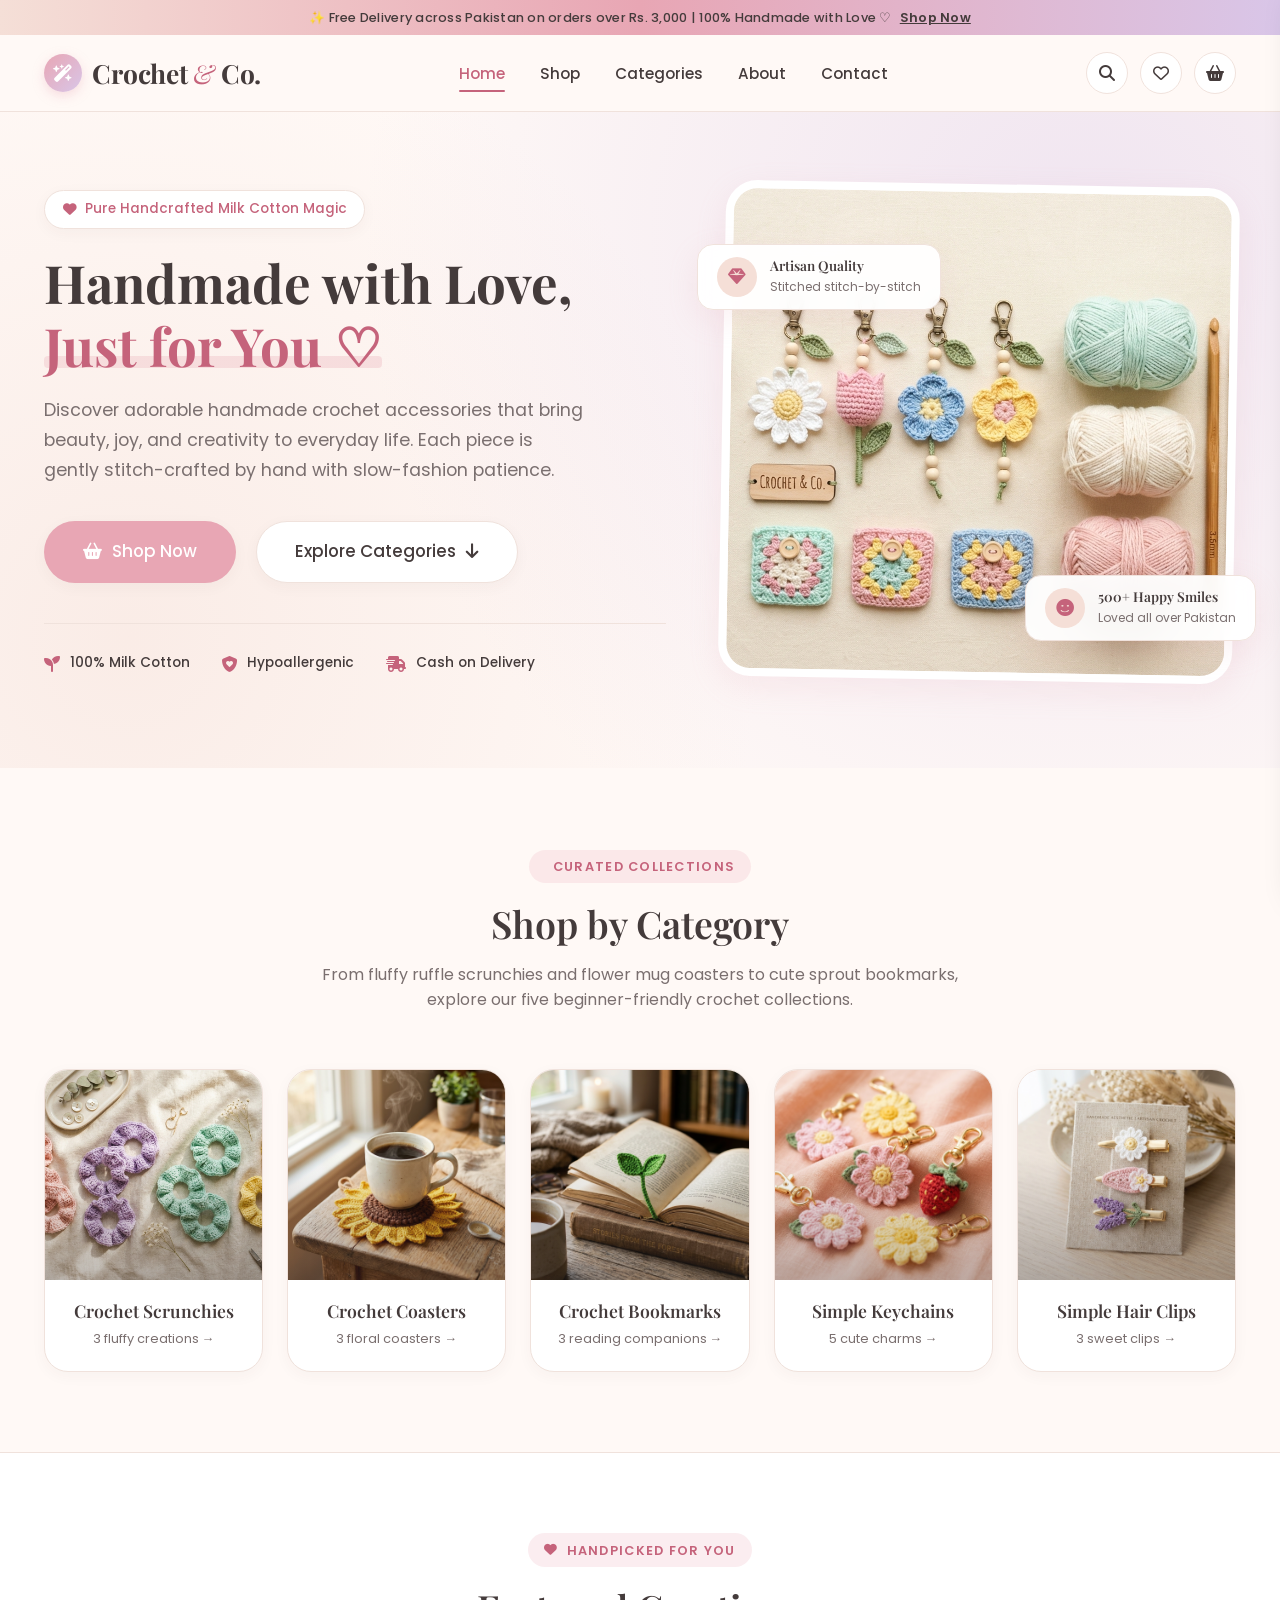
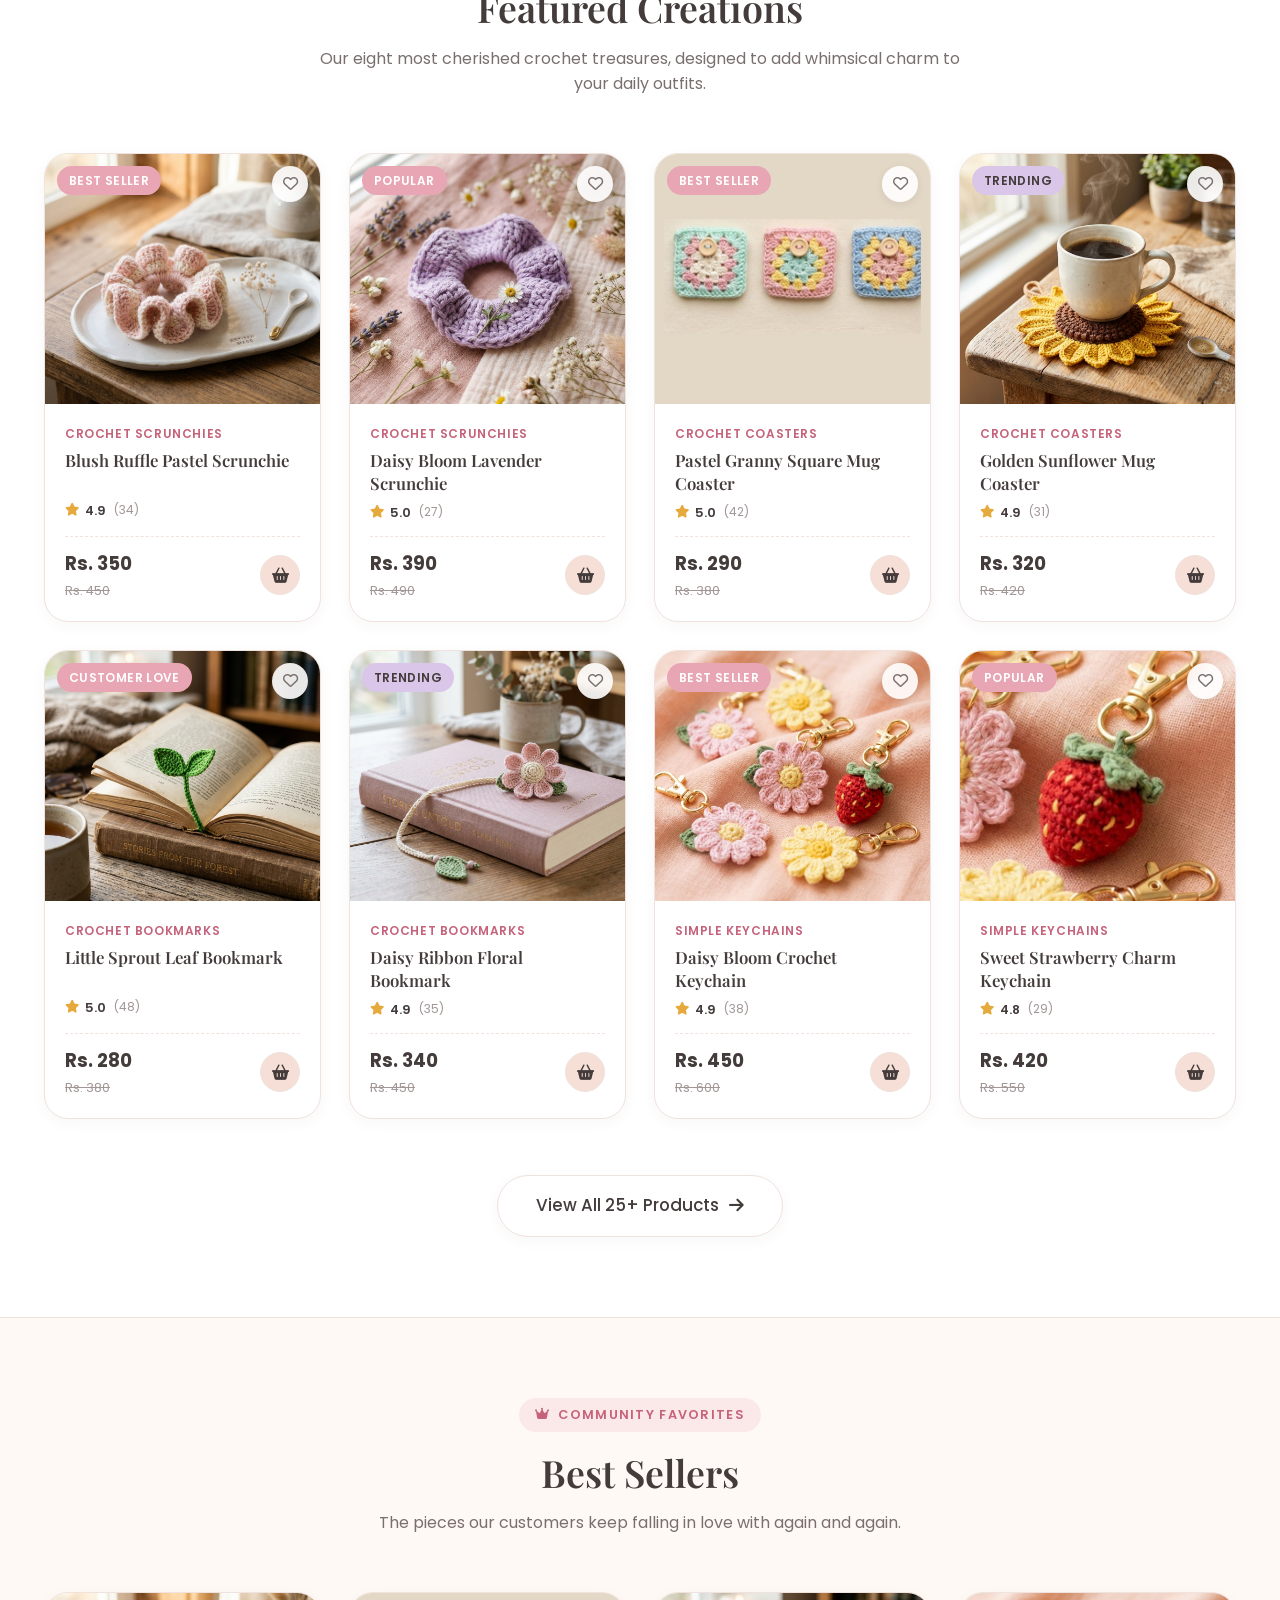
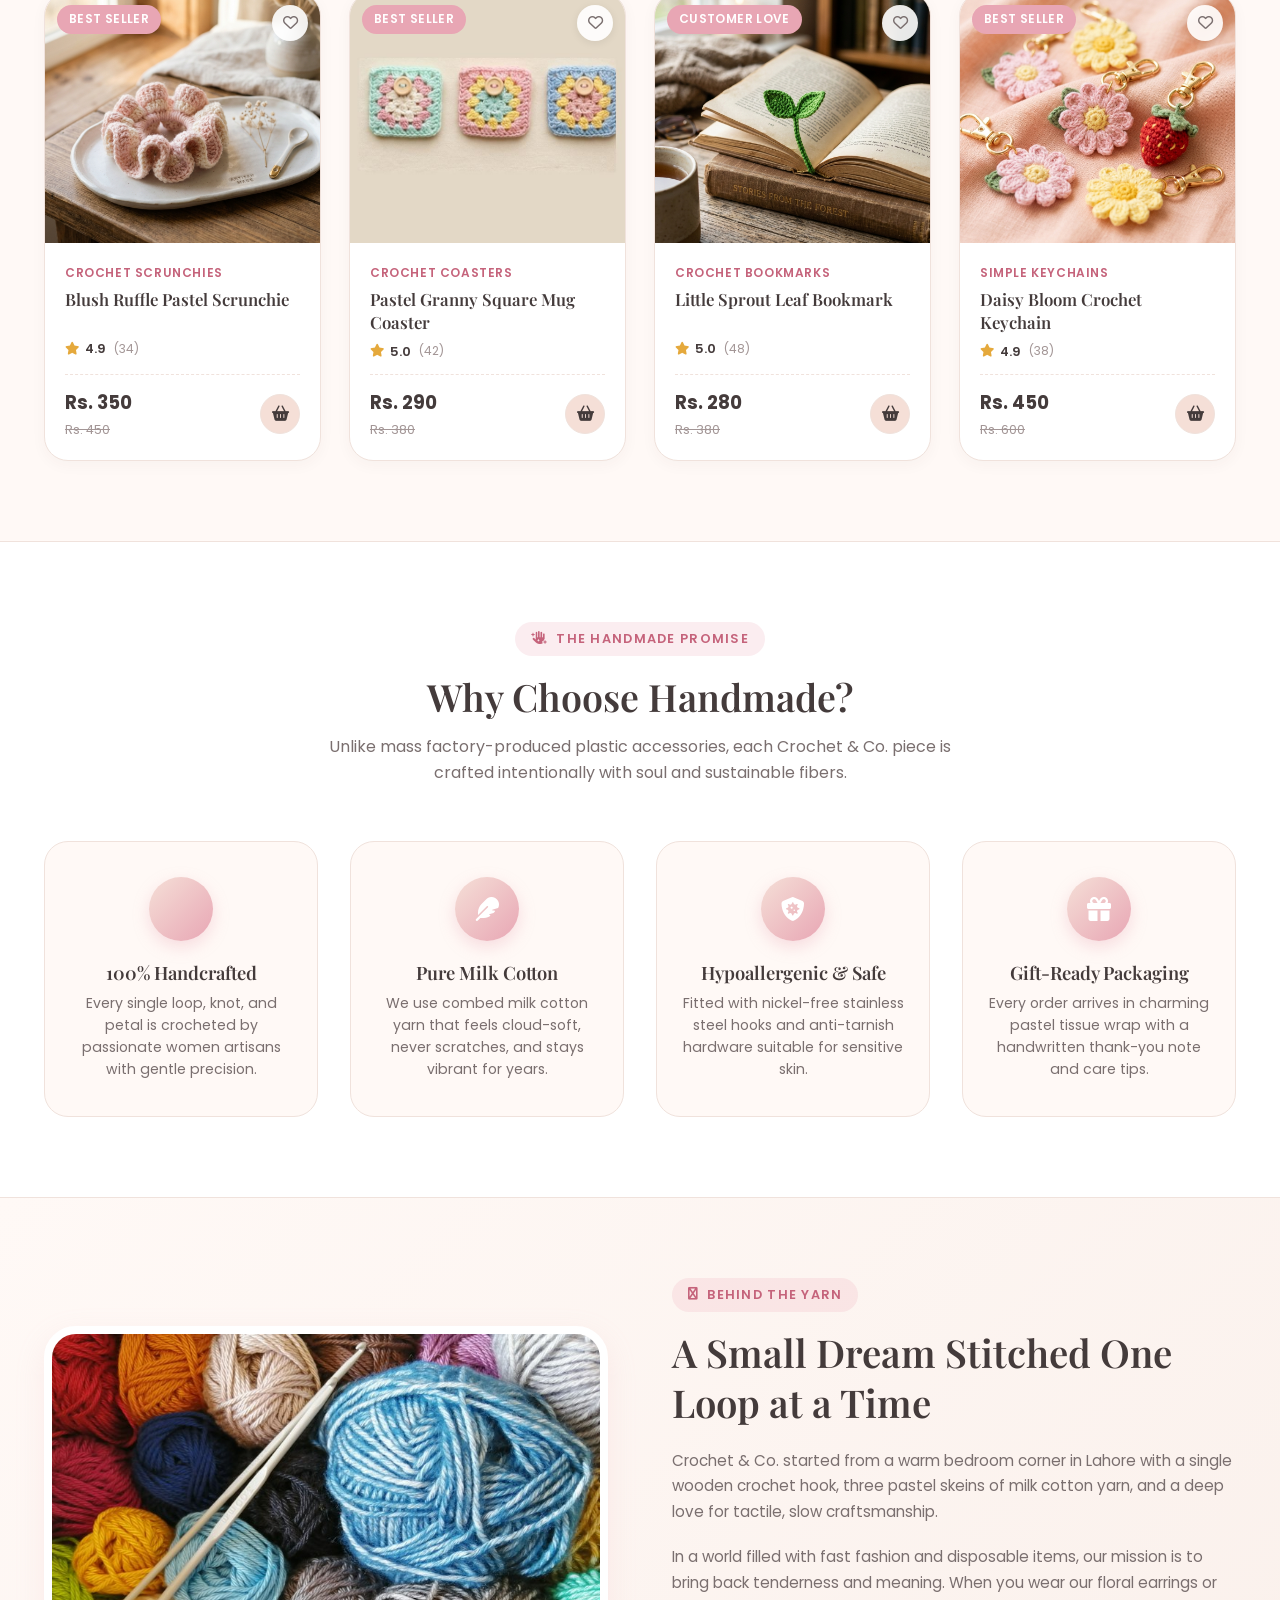
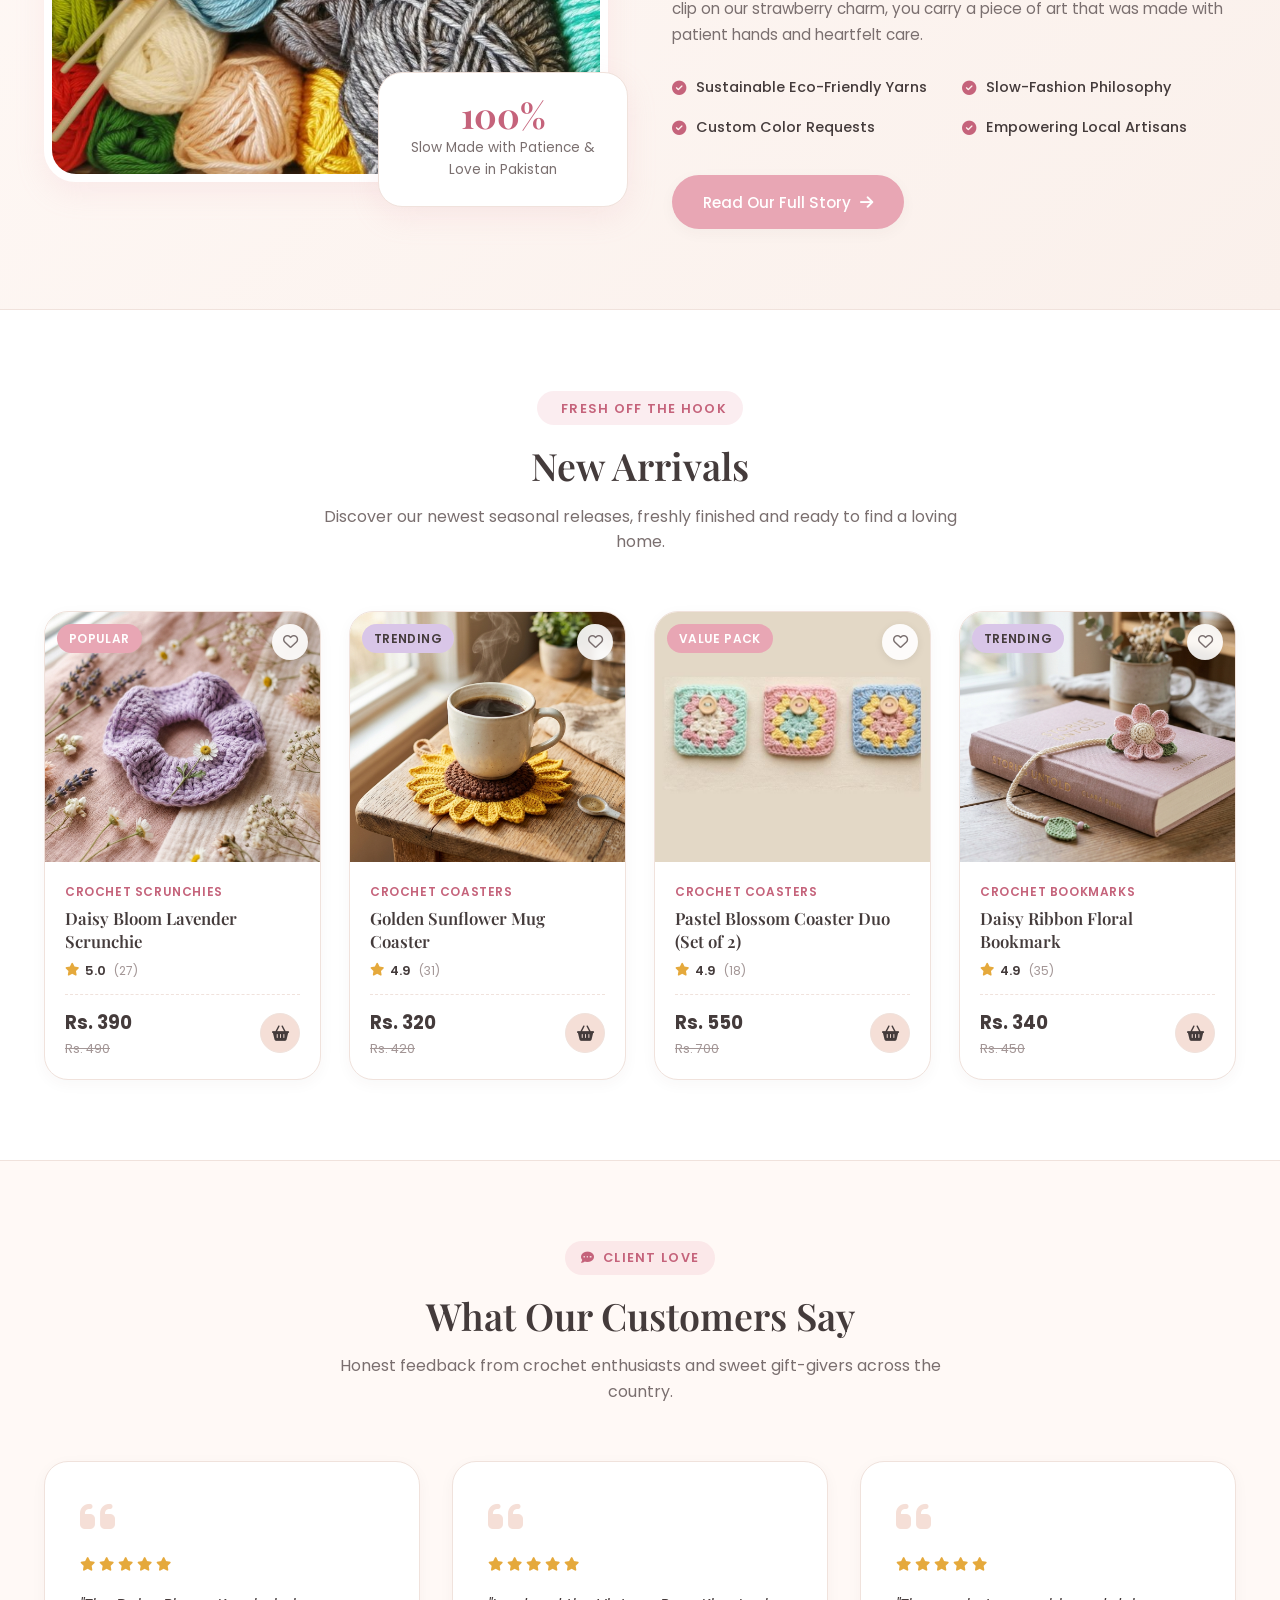
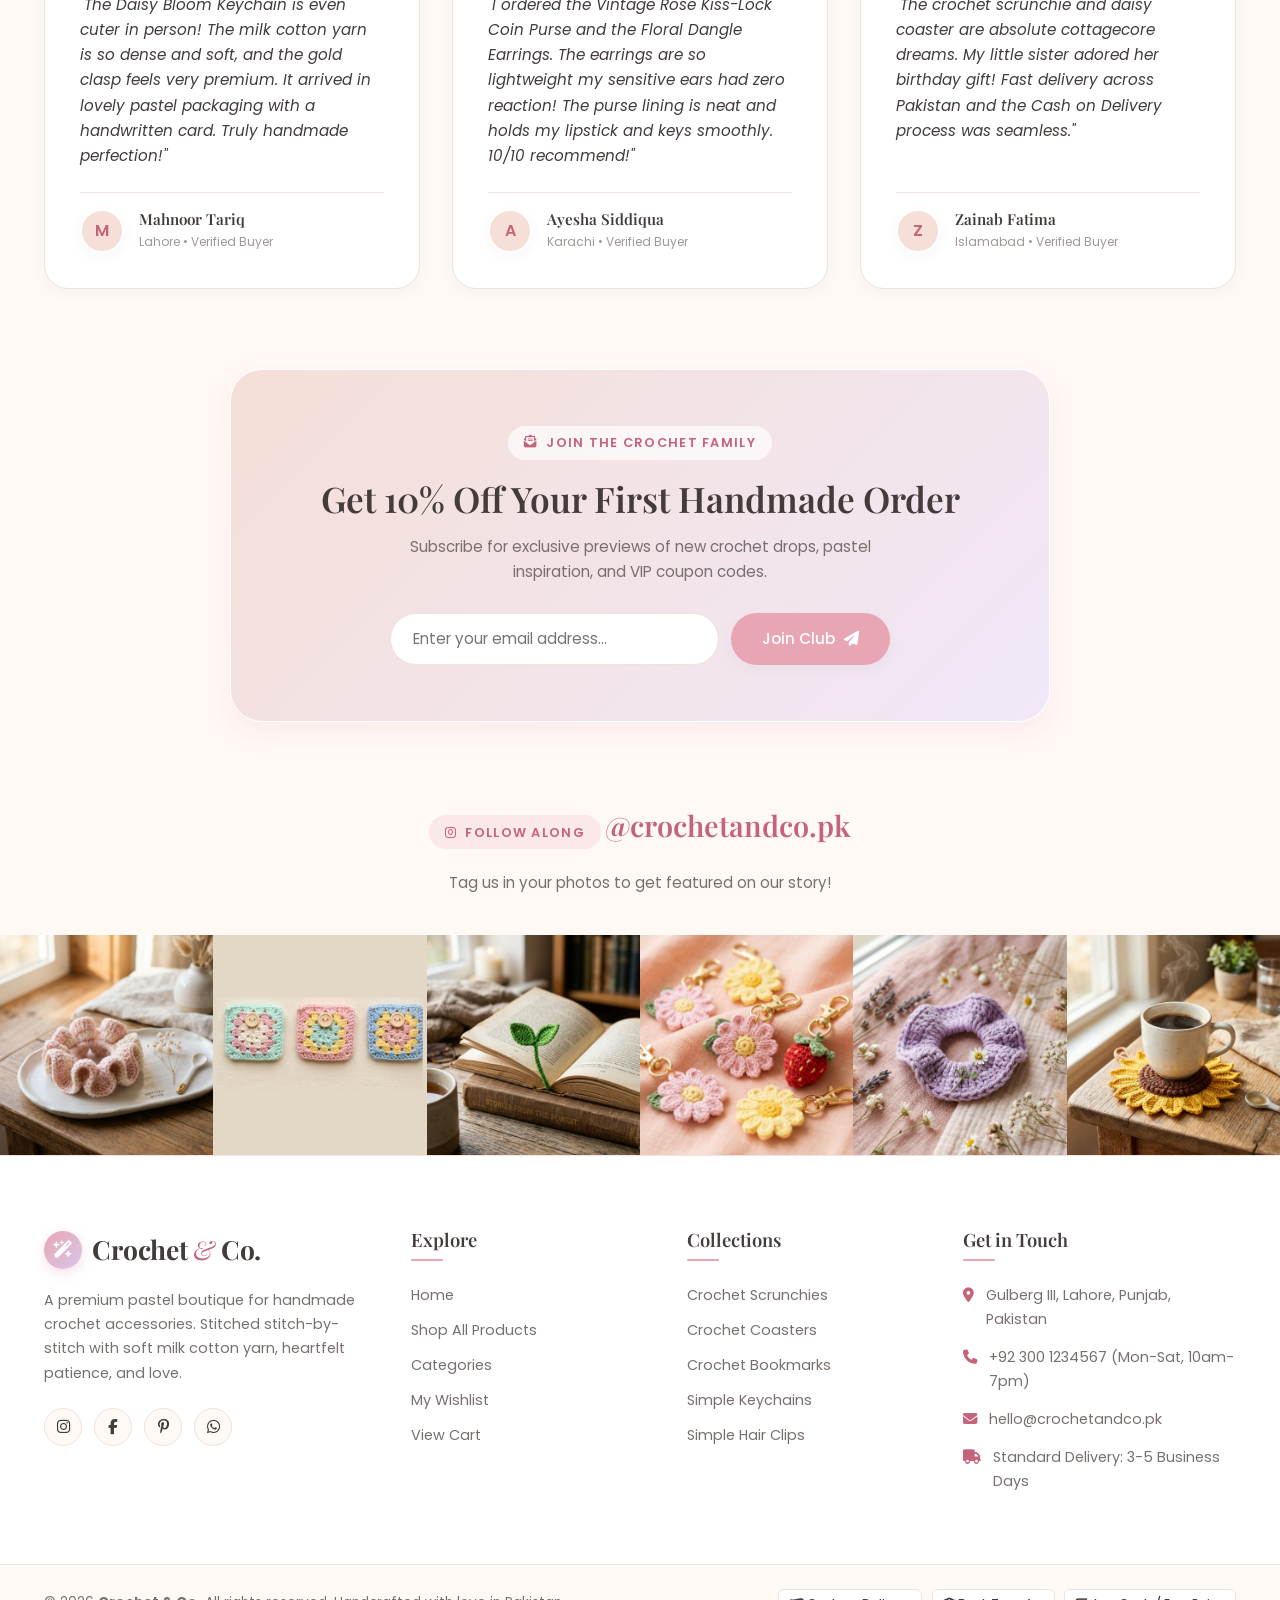
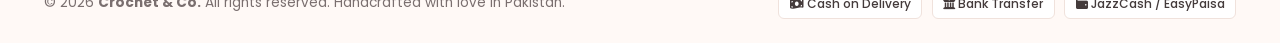
<file: index.html>
<!DOCTYPE html>
<html lang="en">
<head>
  <meta charset="UTF-8">
  <meta name="viewport" content="width=device-width, initial-scale=1.0">
  <title>Crochet & Co. | Handmade Pastel Crochet Accessories Boutique</title>
  <meta name="description" content="Discover adorable handmade crochet accessories crafted with milk cotton yarn. Keychains, earrings, mini pouches, hairbands, and hair clips in Pakistan.">
  
  <!-- Font Awesome 6 Icons -->
  <link rel="stylesheet" href="https://cdnjs.cloudflare.com/ajax/libs/font-awesome/6.5.1/css/all.min.css">
  
  <!-- Main Stylesheet -->
  <link rel="stylesheet" href="css/style.css">
</head>
<body>

  <!-- Top Announcement Bar -->
  <aside class="top-bar" aria-label="Announcement">
    ✨ Free Delivery across Pakistan on orders over Rs. 3,000 | 100% Handmade with Love ♡ <a href="shop.html">Shop Now</a>
  </aside>

  <!-- Navigation Bar -->
  <header class="site-header">
    <div class="container nav-container">
      <!-- Brand Logo -->
      <a href="index.html" class="brand-logo">
        <span class="logo-icon"><i class="fa-solid fa-wand-magic-sparkles"></i></span>
        <span>Crochet <span class="amp">&</span> Co.</span>
      </a>

      <!-- Desktop Nav Links -->
      <nav class="nav-links">
        <a href="index.html" class="nav-link active">Home</a>
        <a href="shop.html" class="nav-link">Shop</a>
        <a href="categories.html" class="nav-link">Categories</a>
        <a href="about.html" class="nav-link">About</a>
        <a href="contact.html" class="nav-link">Contact</a>
      </nav>

      <!-- Nav Action Icons -->
      <div class="nav-actions">
        <!-- Search Trigger -->
        <button type="button" class="nav-btn" onclick="openSearchModal()" title="Search Products" aria-label="Search">
          <i class="fa-solid fa-magnifying-glass"></i>
        </button>

        <!-- Wishlist Link -->
        <a href="wishlist.html" class="nav-btn" title="View Wishlist" aria-label="Wishlist">
          <i class="fa-regular fa-heart"></i>
          <span class="nav-counter wishlist-counter" style="display: none;">0</span>
        </a>

        <!-- Cart Link -->
        <a href="cart.html" class="nav-btn" title="Shopping Cart" aria-label="Cart">
          <i class="fa-solid fa-basket-shopping"></i>
          <span class="nav-counter cart-counter" style="display: none;">0</span>
        </a>

        <!-- Mobile Hamburger Toggle -->
        <button type="button" class="menu-toggle" id="mobile-menu-toggle" aria-label="Toggle mobile menu">
          <span></span>
          <span></span>
          <span></span>
        </button>
      </div>
    </div>
  </header>

  <!-- Mobile Menu Drawer & Overlay -->
  <div class="mobile-overlay" id="mobile-overlay"></div>
  <aside class="mobile-drawer" id="mobile-drawer" aria-label="Mobile Navigation">
    <div class="drawer-header">
      <a href="index.html" class="brand-logo" style="font-size: 1.35rem;">
        <span class="logo-icon" style="width: 32px; height: 32px; font-size: 0.9rem;"><i class="fa-solid fa-wand-magic-sparkles"></i></span>
        <span>Crochet <span class="amp">&</span> Co.</span>
      </a>
      <button type="button" class="drawer-close" id="drawer-close" aria-label="Close menu">
        <i class="fa-solid fa-xmark"></i>
      </button>
    </div>
    <div class="mobile-nav-links">
      <a href="index.html" class="mobile-nav-link active">Home <i class="fa-solid fa-chevron-right" style="font-size: 0.8rem;"></i></a>
      <a href="shop.html" class="mobile-nav-link">Shop Collection <i class="fa-solid fa-chevron-right" style="font-size: 0.8rem;"></i></a>
      <a href="categories.html" class="mobile-nav-link">Browse Categories <i class="fa-solid fa-chevron-right" style="font-size: 0.8rem;"></i></a>
      <a href="wishlist.html" class="mobile-nav-link">My Wishlist <i class="fa-solid fa-chevron-right" style="font-size: 0.8rem;"></i></a>
      <a href="cart.html" class="mobile-nav-link">Shopping Cart <i class="fa-solid fa-chevron-right" style="font-size: 0.8rem;"></i></a>
      <a href="about.html" class="mobile-nav-link">Our Story <i class="fa-solid fa-chevron-right" style="font-size: 0.8rem;"></i></a>
      <a href="contact.html" class="mobile-nav-link">Contact & FAQ <i class="fa-solid fa-chevron-right" style="font-size: 0.8rem;"></i></a>
    </div>
    <div class="drawer-footer">
      <p><i class="fa-solid fa-phone" style="color: var(--color-pink-dark); margin-right: 0.4rem;"></i> WhatsApp: +92 300 1234567</p>
      <p><i class="fa-solid fa-location-dot" style="color: var(--color-pink-dark); margin-right: 0.4rem;"></i> Lahore, Pakistan</p>
      <a href="shop.html" class="btn btn-primary" style="width: 100%; margin-top: 0.5rem;">Explore Shop</a>
    </div>
  </aside>

  <!-- Hero Section -->
  <section class="hero-section">
    <div class="container">
      <div class="hero-grid">
        <!-- Hero Text -->
        <div class="hero-content">
          <div class="hero-badge">
            <i class="fa-solid fa-heart" style="color: var(--color-pink-dark);"></i>
            <span>Pure Handcrafted Milk Cotton Magic</span>
          </div>
          <h1 class="hero-title">
            Handmade with Love, <br>
            <span class="highlight">Just for You ♡</span>
          </h1>
          <p class="hero-desc">
            Discover adorable handmade crochet accessories that bring beauty, joy, and creativity to everyday life. Each piece is gently stitch-crafted by hand with slow-fashion patience.
          </p>
          <div class="hero-actions">
            <a href="shop.html" class="btn btn-primary btn-lg">
              <i class="fa-solid fa-basket-shopping"></i> Shop Now
            </a>
            <a href="#categories" class="btn btn-secondary btn-lg">
              Explore Categories <i class="fa-solid fa-arrow-down"></i>
            </a>
          </div>
          <!-- Trust Indicators -->
          <div class="hero-trust-bar">
            <div class="trust-item">
              <i class="fa-solid fa-seedling"></i>
              <span>100% Milk Cotton</span>
            </div>
            <div class="trust-item">
              <i class="fa-solid fa-shield-heart"></i>
              <span>Hypoallergenic</span>
            </div>
            <div class="trust-item">
              <i class="fa-solid fa-truck-fast"></i>
              <span>Cash on Delivery</span>
            </div>
          </div>
        </div>

        <!-- Hero Media Image Card -->
        <div class="hero-media-wrapper">
          <div class="hero-image-card">
            <img src="images/hero/hero-banner.jpg" alt="Crochet and Co. Handmade Collection Flatlay">
          </div>

          <!-- Floating Badges -->
          <div class="floating-badge badge-top">
            <div class="badge-icon"><i class="fa-solid fa-gem"></i></div>
            <div class="badge-text">
              <h5>Artisan Quality</h5>
              <p>Stitched stitch-by-stitch</p>
            </div>
          </div>

          <div class="floating-badge badge-bottom">
            <div class="badge-icon"><i class="fa-solid fa-face-smile"></i></div>
            <div class="badge-text">
              <h5>500+ Happy Smiles</h5>
              <p>Loved all over Pakistan</p>
            </div>
          </div>
        </div>
      </div>
    </div>
  </section>

  <!-- Categories Section -->
  <section class="section-padding" id="categories">
    <div class="container">
      <div class="section-header">
        <span class="section-tag"><i class="fa-solid fa-sparkles"></i> Curated Collections</span>
        <h2 class="section-title">Shop by Category</h2>
        <p class="section-desc">
          From fluffy ruffle scrunchies and flower mug coasters to cute sprout bookmarks, explore our five beginner-friendly crochet collections.
        </p>
      </div>

      <div class="categories-grid" id="home-categories-grid">
        <!-- Category 1: Scrunchies -->
        <a href="shop.html?category=scrunchies" class="category-card">
          <div class="category-thumb">
            <img src="images/categories/category-scrunchies.jpg" alt="Crochet Scrunchies">
            <div class="category-overlay"></div>
          </div>
          <div class="category-info">
            <h3 class="category-title">Crochet Scrunchies</h3>
            <span class="category-count">3 fluffy creations →</span>
          </div>
        </a>

        <!-- Category 2: Coasters -->
        <a href="shop.html?category=coasters" class="category-card">
          <div class="category-thumb">
            <img src="images/categories/category-coasters.jpg" alt="Crochet Coasters">
            <div class="category-overlay"></div>
          </div>
          <div class="category-info">
            <h3 class="category-title">Crochet Coasters</h3>
            <span class="category-count">3 floral coasters →</span>
          </div>
        </a>

        <!-- Category 3: Bookmarks -->
        <a href="shop.html?category=bookmarks" class="category-card">
          <div class="category-thumb">
            <img src="images/categories/category-bookmarks.jpg" alt="Crochet Bookmarks">
            <div class="category-overlay"></div>
          </div>
          <div class="category-info">
            <h3 class="category-title">Crochet Bookmarks</h3>
            <span class="category-count">3 reading companions →</span>
          </div>
        </a>

        <!-- Category 4: Keychains -->
        <a href="shop.html?category=keychains" class="category-card">
          <div class="category-thumb">
            <img src="images/categories/category-keychains.jpg" alt="Simple Keychains">
            <div class="category-overlay"></div>
          </div>
          <div class="category-info">
            <h3 class="category-title">Simple Keychains</h3>
            <span class="category-count">5 cute charms →</span>
          </div>
        </a>

        <!-- Category 5: Hair Clips -->
        <a href="shop.html?category=hair-clips" class="category-card">
          <div class="category-thumb">
            <img src="images/categories/category-hairclips.jpg" alt="Simple Hair Clips">
            <div class="category-overlay"></div>
          </div>
          <div class="category-info">
            <h3 class="category-title">Simple Hair Clips</h3>
            <span class="category-count">3 sweet clips →</span>
          </div>
        </a>
      </div>
    </div>
  </section>

  <!-- Featured Products Section -->
  <section class="section-padding" style="background-color: #FFFFFF; border-top: 1px solid var(--color-border); border-bottom: 1px solid var(--color-border);">
    <div class="container">
      <div class="section-header">
        <span class="section-tag"><i class="fa-solid fa-heart"></i> Handpicked for You</span>
        <h2 class="section-title">Featured Creations</h2>
        <p class="section-desc">
          Our eight most cherished crochet treasures, designed to add whimsical charm to your daily outfits.
        </p>
      </div>

      <div class="products-grid" id="featured-products-container">
        <!-- Rendered via JavaScript from products.js -->
      </div>

      <div class="text-center" style="margin-top: 3.5rem;">
        <a href="shop.html" class="btn btn-secondary btn-lg">
          View All 25+ Products <i class="fa-solid fa-arrow-right"></i>
        </a>
      </div>
    </div>
  </section>

  <!-- Best Sellers Carousel / Grid -->
  <section class="section-padding">
    <div class="container">
      <div class="section-header">
        <span class="section-tag"><i class="fa-solid fa-crown"></i> Community Favorites</span>
        <h2 class="section-title">Best Sellers</h2>
        <p class="section-desc">
          The pieces our customers keep falling in love with again and again.
        </p>
      </div>

      <div class="products-grid" id="best-sellers-container">
        <!-- Rendered dynamically -->
      </div>
    </div>
  </section>

  <!-- Why Choose Handmade? Section -->
  <section class="section-padding features-section">
    <div class="container">
      <div class="section-header">
        <span class="section-tag"><i class="fa-solid fa-hand-sparkles"></i> The Handmade Promise</span>
        <h2 class="section-title">Why Choose Handmade?</h2>
        <p class="section-desc">
          Unlike mass factory-produced plastic accessories, each Crochet & Co. piece is crafted intentionally with soul and sustainable fibers.
        </p>
      </div>

      <div class="features-grid">
        <div class="feature-box">
          <div class="feature-icon-wrapper">
            <i class="fa-solid fa-hands-holding-heart"></i>
          </div>
          <h4>100% Handcrafted</h4>
          <p>Every single loop, knot, and petal is crocheted by passionate women artisans with gentle precision.</p>
        </div>

        <div class="feature-box">
          <div class="feature-icon-wrapper">
            <i class="fa-solid fa-feather"></i>
          </div>
          <h4>Pure Milk Cotton</h4>
          <p>We use combed milk cotton yarn that feels cloud-soft, never scratches, and stays vibrant for years.</p>
        </div>

        <div class="feature-box">
          <div class="feature-icon-wrapper">
            <i class="fa-solid fa-shield-virus"></i>
          </div>
          <h4>Hypoallergenic & Safe</h4>
          <p>Fitted with nickel-free stainless steel hooks and anti-tarnish hardware suitable for sensitive skin.</p>
        </div>

        <div class="feature-box">
          <div class="feature-icon-wrapper">
            <i class="fa-solid fa-gift"></i>
          </div>
          <h4>Gift-Ready Packaging</h4>
          <p>Every order arrives in charming pastel tissue wrap with a handwritten thank-you note and care tips.</p>
        </div>
      </div>
    </div>
  </section>

  <!-- Our Story Teaser Section -->
  <section class="section-padding story-section">
    <div class="container">
      <div class="story-grid">
        <div class="story-images">
          <div class="story-img-main">
            <img src="images/product-images/about-story.jpg" alt="Artisan crocheting with pastel yarn">
          </div>
          <div class="story-card-overlay">
            <div class="stat-number">100%</div>
            <div class="stat-label">Slow Made with Patience & Love in Pakistan</div>
          </div>
        </div>

        <div class="story-content">
          <span class="section-tag"><i class="fa-solid fa-yarn"></i> Behind The Yarn</span>
          <h2>A Small Dream Stitched One Loop at a Time</h2>
          <p>
            Crochet & Co. started from a warm bedroom corner in Lahore with a single wooden crochet hook, three pastel skeins of milk cotton yarn, and a deep love for tactile, slow craftsmanship.
          </p>
          <p>
            In a world filled with fast fashion and disposable items, our mission is to bring back tenderness and meaning. When you wear our floral earrings or clip on our strawberry charm, you carry a piece of art that was made with patient hands and heartfelt care.
          </p>

          <div class="story-perks">
            <div class="story-perk-item"><i class="fa-solid fa-check-circle"></i> Sustainable Eco-Friendly Yarns</div>
            <div class="story-perk-item"><i class="fa-solid fa-check-circle"></i> Slow-Fashion Philosophy</div>
            <div class="story-perk-item"><i class="fa-solid fa-check-circle"></i> Custom Color Requests</div>
            <div class="story-perk-item"><i class="fa-solid fa-check-circle"></i> Empowering Local Artisans</div>
          </div>

          <a href="about.html" class="btn btn-primary">
            Read Our Full Story <i class="fa-solid fa-arrow-right"></i>
          </a>
        </div>
      </div>
    </div>
  </section>

  <!-- New Arrivals Grid -->
  <section class="section-padding" style="background-color: #FFFFFF; border-top: 1px solid var(--color-border); border-bottom: 1px solid var(--color-border);">
    <div class="container">
      <div class="section-header">
        <span class="section-tag"><i class="fa-solid fa-sparkles"></i> Fresh Off the Hook</span>
        <h2 class="section-title">New Arrivals</h2>
        <p class="section-desc">
          Discover our newest seasonal releases, freshly finished and ready to find a loving home.
        </p>
      </div>

      <div class="products-grid" id="new-arrivals-container">
        <!-- Rendered dynamically -->
      </div>
    </div>
  </section>

  <!-- Customer Reviews Section -->
  <section class="section-padding">
    <div class="container">
      <div class="section-header">
        <span class="section-tag"><i class="fa-solid fa-comment-dots"></i> Client Love</span>
        <h2 class="section-title">What Our Customers Say</h2>
        <p class="section-desc">
          Honest feedback from crochet enthusiasts and sweet gift-givers across the country.
        </p>
      </div>

      <div class="reviews-grid">
        <div class="review-card">
          <div class="review-quote-icon"><i class="fa-solid fa-quote-left"></i></div>
          <div class="review-stars">
            <i class="fa-solid fa-star"></i>
            <i class="fa-solid fa-star"></i>
            <i class="fa-solid fa-star"></i>
            <i class="fa-solid fa-star"></i>
            <i class="fa-solid fa-star"></i>
          </div>
          <p class="review-text">
            "The Daisy Bloom Keychain is even cuter in person! The milk cotton yarn is so dense and soft, and the gold clasp feels very premium. It arrived in lovely pastel packaging with a handwritten card. Truly handmade perfection!"
          </p>
          <div class="reviewer-meta">
            <div class="reviewer-avatar">M</div>
            <div class="reviewer-info">
              <h5>Mahnoor Tariq</h5>
              <p>Lahore • Verified Buyer</p>
            </div>
          </div>
        </div>

        <div class="review-card">
          <div class="review-quote-icon"><i class="fa-solid fa-quote-left"></i></div>
          <div class="review-stars">
            <i class="fa-solid fa-star"></i>
            <i class="fa-solid fa-star"></i>
            <i class="fa-solid fa-star"></i>
            <i class="fa-solid fa-star"></i>
            <i class="fa-solid fa-star"></i>
          </div>
          <p class="review-text">
            "I ordered the Vintage Rose Kiss-Lock Coin Purse and the Floral Dangle Earrings. The earrings are so lightweight my sensitive ears had zero reaction! The purse lining is neat and holds my lipstick and keys smoothly. 10/10 recommend!"
          </p>
          <div class="reviewer-meta">
            <div class="reviewer-avatar">A</div>
            <div class="reviewer-info">
              <h5>Ayesha Siddiqua</h5>
              <p>Karachi • Verified Buyer</p>
            </div>
          </div>
        </div>

        <div class="review-card">
          <div class="review-quote-icon"><i class="fa-solid fa-quote-left"></i></div>
          <div class="review-stars">
            <i class="fa-solid fa-star"></i>
            <i class="fa-solid fa-star"></i>
            <i class="fa-solid fa-star"></i>
            <i class="fa-solid fa-star"></i>
            <i class="fa-solid fa-star"></i>
          </div>
          <p class="review-text">
            "The crochet scrunchie and daisy coaster are absolute cottagecore dreams. My little sister adored her birthday gift! Fast delivery across Pakistan and the Cash on Delivery process was seamless."
          </p>
          <div class="reviewer-meta">
            <div class="reviewer-avatar">Z</div>
            <div class="reviewer-info">
              <h5>Zainab Fatima</h5>
              <p>Islamabad • Verified Buyer</p>
            </div>
          </div>
        </div>
      </div>
    </div>
  </section>

  <!-- Newsletter Section -->
  <section class="section-padding" style="padding-top: 0;">
    <div class="container">
      <div class="newsletter-card">
        <span class="section-tag" style="background: rgba(255, 255, 255, 0.7);"><i class="fa-solid fa-envelope-open-text"></i> Join the Crochet Family</span>
        <h3>Get 10% Off Your First Handmade Order</h3>
        <p>Subscribe for exclusive previews of new crochet drops, pastel inspiration, and VIP coupon codes.</p>
        
        <form class="newsletter-form" id="newsletter-form">
          <input type="email" class="newsletter-input" placeholder="Enter your email address..." required aria-label="Email address">
          <button type="submit" class="btn btn-primary">
            Join Club <i class="fa-solid fa-paper-plane"></i>
          </button>
        </form>
      </div>
    </div>
  </section>

  <!-- Instagram Photo Gallery -->
  <section class="instagram-section">
    <div class="container">
      <div class="instagram-banner">
        <span class="section-tag"><i class="fa-brands fa-instagram"></i> Follow Along</span>
        <div class="handle">@crochetandco.pk</div>
        <p style="color: var(--color-text-muted); font-size: 0.95rem; margin-top: 0.3rem;">Tag us in your photos to get featured on our story!</p>
      </div>
    </div>

    <div class="instagram-grid">
      <div class="instagram-item">
        <img src="images/product-images/scrunchie-pastel-ruffle.jpg" alt="Pastel Ruffle Crochet Scrunchie">
        <div class="instagram-overlay"><i class="fa-solid fa-heart"></i></div>
      </div>
      <div class="instagram-item">
        <img src="images/product-images/coaster-granny-square.jpg" alt="Pastel Granny Square Coaster">
        <div class="instagram-overlay"><i class="fa-solid fa-heart"></i></div>
      </div>
      <div class="instagram-item">
        <img src="images/product-images/bookmark-little-sprout.jpg" alt="Little Sprout Leaf Bookmark">
        <div class="instagram-overlay"><i class="fa-solid fa-heart"></i></div>
      </div>
      <div class="instagram-item">
        <img src="images/product-images/keychain-daisy.jpg" alt="Daisy Bloom Keychain">
        <div class="instagram-overlay"><i class="fa-solid fa-heart"></i></div>
      </div>
      <div class="instagram-item">
        <img src="images/product-images/scrunchie-daisy-flower.jpg" alt="Lavender Daisy Scrunchie">
        <div class="instagram-overlay"><i class="fa-solid fa-heart"></i></div>
      </div>
      <div class="instagram-item">
        <img src="images/product-images/coaster-sunflower-mug.jpg" alt="Sunflower Mug Coaster">
        <div class="instagram-overlay"><i class="fa-solid fa-heart"></i></div>
      </div>
    </div>
  </section>

  <!-- Elegant Footer -->
  <footer class="site-footer">
    <div class="container">
      <div class="footer-grid">
        <!-- Col 1: Brand & Bio -->
        <div class="footer-col">
          <a href="index.html" class="brand-logo" style="margin-bottom: 1rem;">
            <span class="logo-icon"><i class="fa-solid fa-wand-magic-sparkles"></i></span>
            <span>Crochet <span class="amp">&</span> Co.</span>
          </a>
          <p class="footer-bio">
            A premium pastel boutique for handmade crochet accessories. Stitched stitch-by-stitch with soft milk cotton yarn, heartfelt patience, and love.
          </p>
          <div class="social-links">
            <a href="https://instagram.com" target="_blank" class="social-btn" aria-label="Instagram"><i class="fa-brands fa-instagram"></i></a>
            <a href="https://facebook.com" target="_blank" class="social-btn" aria-label="Facebook"><i class="fa-brands fa-facebook-f"></i></a>
            <a href="https://pinterest.com" target="_blank" class="social-btn" aria-label="Pinterest"><i class="fa-brands fa-pinterest-p"></i></a>
            <a href="https://wa.me/923001234567" target="_blank" class="social-btn" aria-label="WhatsApp"><i class="fa-brands fa-whatsapp"></i></a>
          </div>
        </div>

        <!-- Col 2: Quick Links -->
        <div class="footer-col">
          <h4>Explore</h4>
          <div class="footer-links">
            <a href="index.html">Home</a>
            <a href="shop.html">Shop All Products</a>
            <a href="categories.html">Categories</a>
            <a href="wishlist.html">My Wishlist</a>
            <a href="cart.html">View Cart</a>
          </div>
        </div>

        <!-- Col 3: Categories -->
        <div class="footer-col">
          <h4>Collections</h4>
          <div class="footer-links">
            <a href="shop.html?category=scrunchies">Crochet Scrunchies</a>
            <a href="shop.html?category=coasters">Crochet Coasters</a>
            <a href="shop.html?category=bookmarks">Crochet Bookmarks</a>
            <a href="shop.html?category=keychains">Simple Keychains</a>
            <a href="shop.html?category=hair-clips">Simple Hair Clips</a>
          </div>
        </div>

        <!-- Col 4: Customer Care & Info -->
        <div class="footer-col">
          <h4>Get in Touch</h4>
          <div class="footer-contact-item">
            <i class="fa-solid fa-location-dot"></i>
            <span>Gulberg III, Lahore, Punjab, Pakistan</span>
          </div>
          <div class="footer-contact-item">
            <i class="fa-solid fa-phone"></i>
            <span>+92 300 1234567 (Mon-Sat, 10am-7pm)</span>
          </div>
          <div class="footer-contact-item">
            <i class="fa-solid fa-envelope"></i>
            <span>hello@crochetandco.pk</span>
          </div>
          <div class="footer-contact-item">
            <i class="fa-solid fa-truck"></i>
            <span>Standard Delivery: 3-5 Business Days</span>
          </div>
        </div>
      </div>
    </div>

    <!-- Bottom Bar -->
    <div class="footer-bottom">
      <div class="container footer-bottom-inner">
        <div>
          © 2026 <strong>Crochet & Co.</strong> All rights reserved. Handcrafted with love in Pakistan.
        </div>
        <div class="payment-badges">
          <span class="payment-tag"><i class="fa-solid fa-money-bill-wave"></i> Cash on Delivery</span>
          <span class="payment-tag"><i class="fa-solid fa-building-columns"></i> Bank Transfer</span>
          <span class="payment-tag"><i class="fa-solid fa-wallet"></i> JazzCash / EasyPaisa</span>
        </div>
      </div>
    </div>
  </footer>

  <!-- Scripts -->
  <script src="js/products.js"></script>
  <script src="js/cart.js"></script>
  <script src="js/main.js"></script>
  <script>
    // Homepage Dynamic Populators
    document.addEventListener('DOMContentLoaded', () => {
      // 1. Featured Products (first 8 featured)
      const featuredContainer = document.getElementById('featured-products-container');
      if (featuredContainer) {
        const featured = PRODUCTS.filter(p => p.isFeatured).slice(0, 8);
        featuredContainer.innerHTML = featured.map(createProductCardHTML).join('');
      }

      // 2. Best Sellers (4 top rated / best seller items)
      const bestSellersContainer = document.getElementById('best-sellers-container');
      if (bestSellersContainer) {
        const bestSellers = PRODUCTS.filter(p => p.isBestSeller).slice(0, 4);
        bestSellersContainer.innerHTML = bestSellers.map(createProductCardHTML).join('');
      }

      // 3. New Arrivals (4 fresh items)
      const newArrivalsContainer = document.getElementById('new-arrivals-container');
      if (newArrivalsContainer) {
        const newArrivals = PRODUCTS.filter(p => p.isNewArrival).slice(0, 4);
        newArrivalsContainer.innerHTML = newArrivals.map(createProductCardHTML).join('');
      }

      // Re-trigger scroll observer for dynamically loaded cards
      if (typeof initScrollObserver === 'function') {
        initScrollObserver();
      }
    });
  </script>
</body>
</html>
</file>
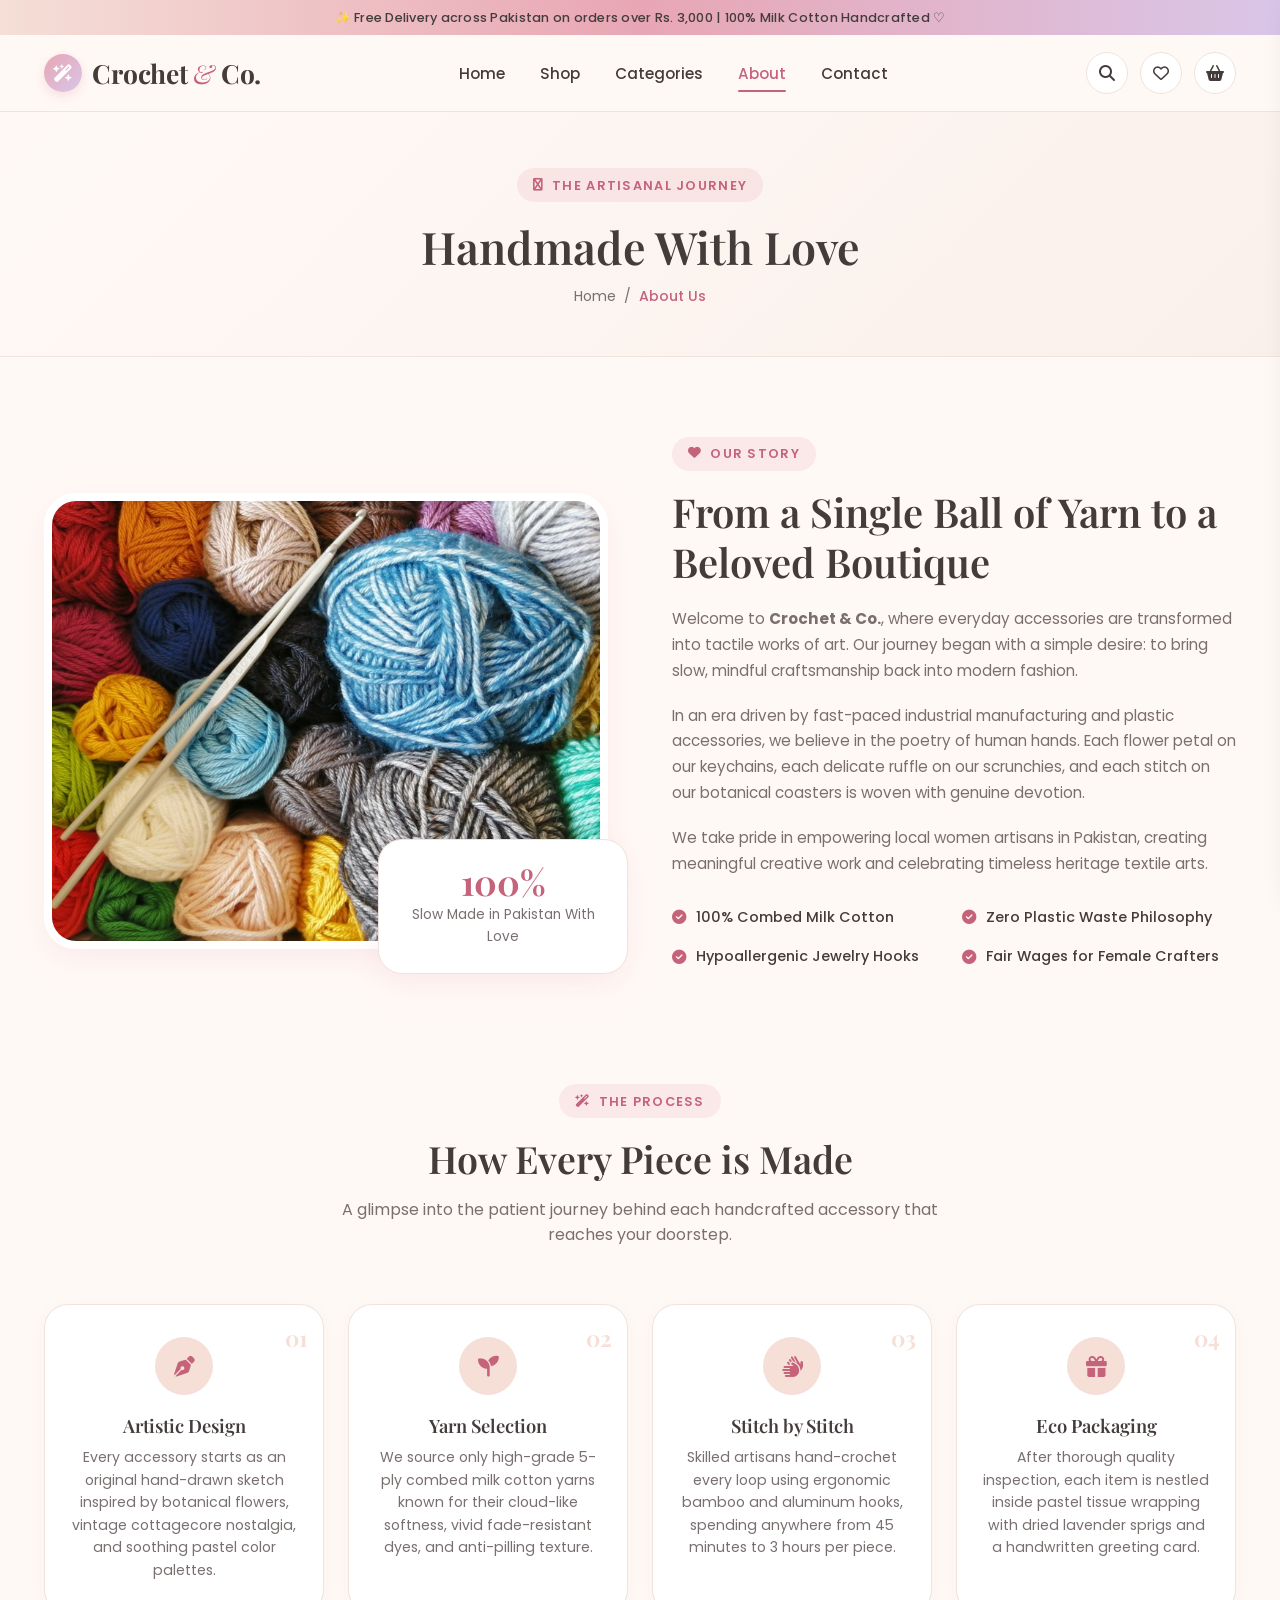
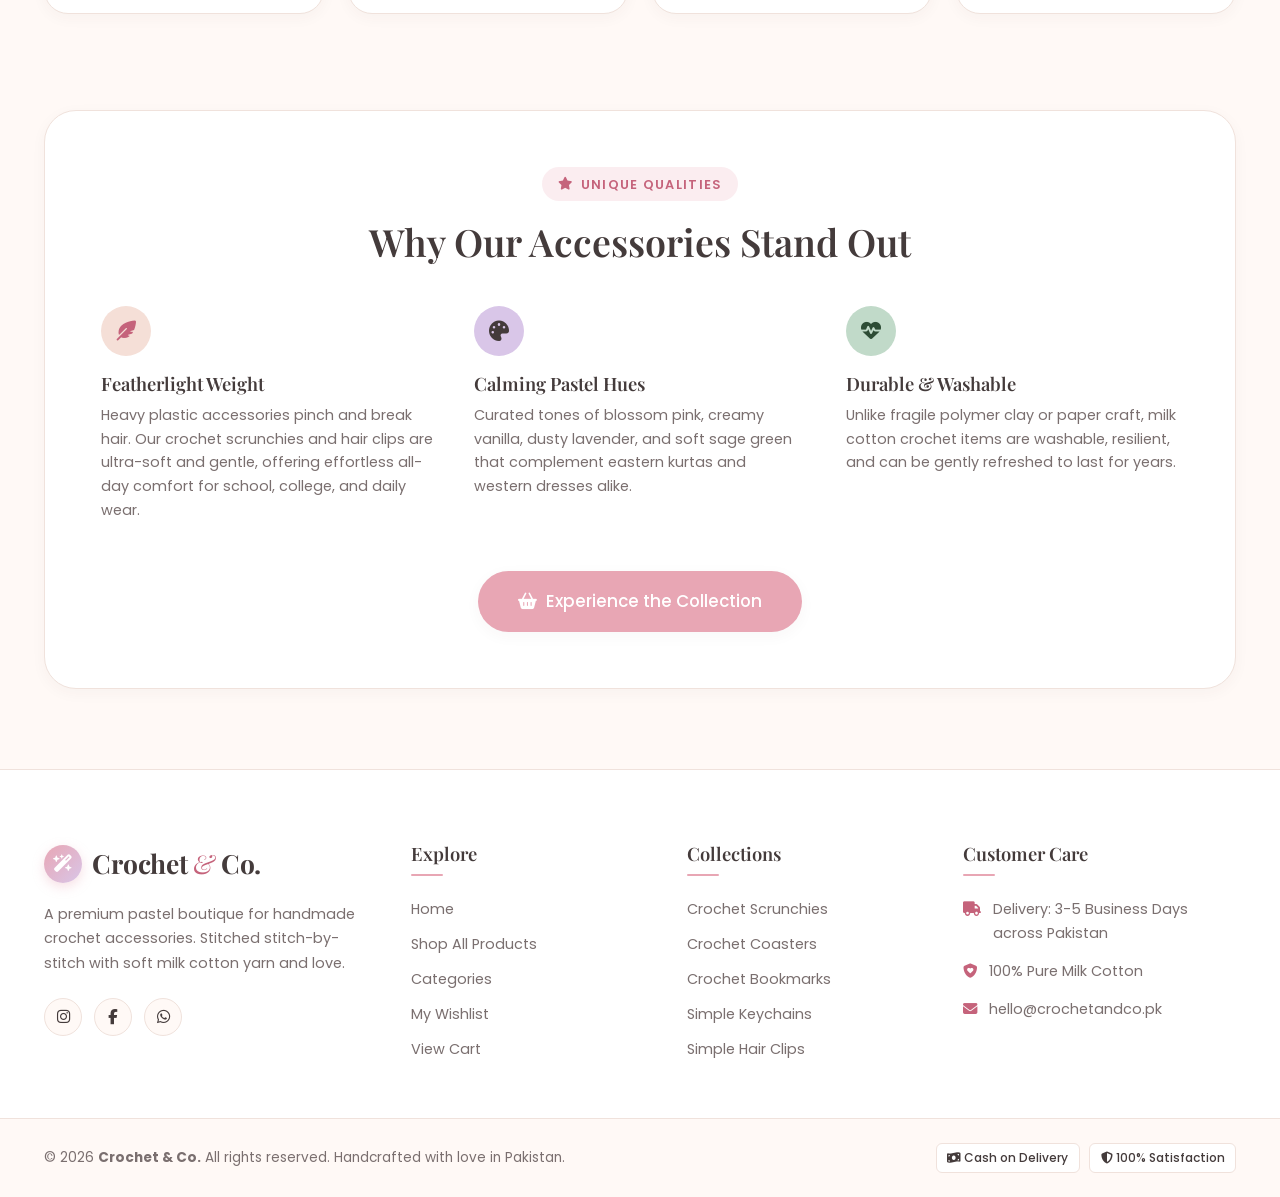
<file: about.html>
<!DOCTYPE html>
<html lang="en">
<head>
  <meta charset="UTF-8">
  <meta name="viewport" content="width=device-width, initial-scale=1.0">
  <title>Our Story & Craftsmanship | Crochet & Co. Handmade Boutique</title>
  <meta name="description" content="Learn about Crochet & Co. - our story, our passion for slow handmade crochet accessories, and our commitment to milk cotton craft in Pakistan.">
  
  <link rel="stylesheet" href="https://cdnjs.cloudflare.com/ajax/libs/font-awesome/6.5.1/css/all.min.css">
  <link rel="stylesheet" href="css/style.css">
</head>
<body>

  <!-- Top Announcement Bar -->
  <aside class="top-bar" aria-label="Announcement">
    ✨ Free Delivery across Pakistan on orders over Rs. 3,000 | 100% Milk Cotton Handcrafted ♡
  </aside>

  <!-- Navigation Bar -->
  <header class="site-header">
    <div class="container nav-container">
      <a href="index.html" class="brand-logo">
        <span class="logo-icon"><i class="fa-solid fa-wand-magic-sparkles"></i></span>
        <span>Crochet <span class="amp">&</span> Co.</span>
      </a>

      <nav class="nav-links">
        <a href="index.html" class="nav-link">Home</a>
        <a href="shop.html" class="nav-link">Shop</a>
        <a href="categories.html" class="nav-link">Categories</a>
        <a href="about.html" class="nav-link active">About</a>
        <a href="contact.html" class="nav-link">Contact</a>
      </nav>

      <div class="nav-actions">
        <button type="button" class="nav-btn" onclick="openSearchModal()" title="Search Products" aria-label="Search">
          <i class="fa-solid fa-magnifying-glass"></i>
        </button>
        <a href="wishlist.html" class="nav-btn" title="View Wishlist" aria-label="Wishlist">
          <i class="fa-regular fa-heart"></i>
          <span class="nav-counter wishlist-counter" style="display: none;">0</span>
        </a>
        <a href="cart.html" class="nav-btn" title="Shopping Cart" aria-label="Cart">
          <i class="fa-solid fa-basket-shopping"></i>
          <span class="nav-counter cart-counter" style="display: none;">0</span>
        </a>
        <button type="button" class="menu-toggle" id="mobile-menu-toggle" aria-label="Toggle mobile menu">
          <span></span><span></span><span></span>
        </button>
      </div>
    </div>
  </header>

  <!-- Mobile Drawer -->
  <div class="mobile-overlay" id="mobile-overlay"></div>
  <aside class="mobile-drawer" id="mobile-drawer" aria-label="Mobile Navigation">
    <div class="drawer-header">
      <a href="index.html" class="brand-logo" style="font-size: 1.35rem;">
        <span class="logo-icon" style="width: 32px; height: 32px; font-size: 0.9rem;"><i class="fa-solid fa-wand-magic-sparkles"></i></span>
        <span>Crochet <span class="amp">&</span> Co.</span>
      </a>
      <button type="button" class="drawer-close" id="drawer-close" aria-label="Close menu">
        <i class="fa-solid fa-xmark"></i>
      </button>
    </div>
    <div class="mobile-nav-links">
      <a href="index.html" class="mobile-nav-link">Home <i class="fa-solid fa-chevron-right" style="font-size: 0.8rem;"></i></a>
      <a href="shop.html" class="mobile-nav-link">Shop Collection <i class="fa-solid fa-chevron-right" style="font-size: 0.8rem;"></i></a>
      <a href="categories.html" class="mobile-nav-link">Browse Categories <i class="fa-solid fa-chevron-right" style="font-size: 0.8rem;"></i></a>
      <a href="wishlist.html" class="mobile-nav-link">My Wishlist <i class="fa-solid fa-chevron-right" style="font-size: 0.8rem;"></i></a>
      <a href="cart.html" class="mobile-nav-link">Shopping Cart <i class="fa-solid fa-chevron-right" style="font-size: 0.8rem;"></i></a>
      <a href="about.html" class="mobile-nav-link active">Our Story <i class="fa-solid fa-chevron-right" style="font-size: 0.8rem;"></i></a>
      <a href="contact.html" class="mobile-nav-link">Contact & FAQ <i class="fa-solid fa-chevron-right" style="font-size: 0.8rem;"></i></a>
    </div>
  </aside>

  <!-- Page Banner -->
  <section class="page-banner">
    <div class="container">
      <span class="section-tag"><i class="fa-solid fa-yarn"></i> The Artisanal Journey</span>
      <h1 class="page-title">Handmade With Love</h1>
      <div class="breadcrumbs">
        <a href="index.html">Home</a>
        <span>/</span>
        <span class="current">About Us</span>
      </div>
    </div>
  </section>

  <!-- Story Main Section -->
  <main class="section-padding">
    <div class="container">
      <div class="story-grid" style="margin-bottom: 5rem;">
        <div class="story-images">
          <div class="story-img-main">
            <img src="images/product-images/about-story.jpg" alt="Artisan hands crocheting pastel accessories">
          </div>
          <div class="story-card-overlay">
            <div class="stat-number">100%</div>
            <div class="stat-label">Slow Made in Pakistan With Love</div>
          </div>
        </div>

        <div class="story-content">
          <span class="section-tag"><i class="fa-solid fa-heart"></i> Our Story</span>
          <h2 style="font-size: 2.5rem; line-height: 1.25; margin-bottom: 1.2rem;">
            From a Single Ball of Yarn to a Beloved Boutique
          </h2>
          <p>
            Welcome to <strong>Crochet & Co.</strong>, where everyday accessories are transformed into tactile works of art. Our journey began with a simple desire: to bring slow, mindful craftsmanship back into modern fashion.
          </p>
          <p>
            In an era driven by fast-paced industrial manufacturing and plastic accessories, we believe in the poetry of human hands. Each flower petal on our keychains, each delicate ruffle on our scrunchies, and each stitch on our botanical coasters is woven with genuine devotion.
          </p>
          <p>
            We take pride in empowering local women artisans in Pakistan, creating meaningful creative work and celebrating timeless heritage textile arts.
          </p>

          <div class="story-perks">
            <div class="story-perk-item"><i class="fa-solid fa-check-circle"></i> 100% Combed Milk Cotton</div>
            <div class="story-perk-item"><i class="fa-solid fa-check-circle"></i> Zero Plastic Waste Philosophy</div>
            <div class="story-perk-item"><i class="fa-solid fa-check-circle"></i> Hypoallergenic Jewelry Hooks</div>
            <div class="story-perk-item"><i class="fa-solid fa-check-circle"></i> Fair Wages for Female Crafters</div>
          </div>
        </div>
      </div>

      <!-- The 4 Steps of Craftsmanship -->
      <section style="margin-top: 4rem;">
        <div class="section-header">
          <span class="section-tag"><i class="fa-solid fa-wand-magic-sparkles"></i> The Process</span>
          <h2 class="section-title">How Every Piece is Made</h2>
          <p class="section-desc">
            A glimpse into the patient journey behind each handcrafted accessory that reaches your doorstep.
          </p>
        </div>

        <div class="craft-steps-grid">
          <div class="craft-step-card">
            <span class="craft-step-number">01</span>
            <div class="craft-step-icon"><i class="fa-solid fa-pen-nib"></i></div>
            <h4 style="font-size: 1.15rem; margin-bottom: 0.5rem;">Artistic Design</h4>
            <p style="font-size: 0.88rem; color: var(--color-text-muted); line-height: 1.6;">
              Every accessory starts as an original hand-drawn sketch inspired by botanical flowers, vintage cottagecore nostalgia, and soothing pastel color palettes.
            </p>
          </div>

          <div class="craft-step-card">
            <span class="craft-step-number">02</span>
            <div class="craft-step-icon"><i class="fa-solid fa-seedling"></i></div>
            <h4 style="font-size: 1.15rem; margin-bottom: 0.5rem;">Yarn Selection</h4>
            <p style="font-size: 0.88rem; color: var(--color-text-muted); line-height: 1.6;">
              We source only high-grade 5-ply combed milk cotton yarns known for their cloud-like softness, vivid fade-resistant dyes, and anti-pilling texture.
            </p>
          </div>

          <div class="craft-step-card">
            <span class="craft-step-number">03</span>
            <div class="craft-step-icon"><i class="fa-solid fa-hands"></i></div>
            <h4 style="font-size: 1.15rem; margin-bottom: 0.5rem;">Stitch by Stitch</h4>
            <p style="font-size: 0.88rem; color: var(--color-text-muted); line-height: 1.6;">
              Skilled artisans hand-crochet every loop using ergonomic bamboo and aluminum hooks, spending anywhere from 45 minutes to 3 hours per piece.
            </p>
          </div>

          <div class="craft-step-card">
            <span class="craft-step-number">04</span>
            <div class="craft-step-icon"><i class="fa-solid fa-gift"></i></div>
            <h4 style="font-size: 1.15rem; margin-bottom: 0.5rem;">Eco Packaging</h4>
            <p style="font-size: 0.88rem; color: var(--color-text-muted); line-height: 1.6;">
              After thorough quality inspection, each item is nestled inside pastel tissue wrapping with dried lavender sprigs and a handwritten greeting card.
            </p>
          </div>
        </div>
      </section>

      <!-- Why Our Products Are Special Feature Box -->
      <section style="margin-top: 6rem; background: #FFFFFF; border-radius: var(--radius-xl); border: 1px solid var(--color-border); padding: 3.5rem; box-shadow: var(--shadow-subtle);">
        <div class="section-header" style="margin-bottom: 2.5rem;">
          <span class="section-tag"><i class="fa-solid fa-star"></i> Unique Qualities</span>
          <h2 class="section-title">Why Our Accessories Stand Out</h2>
        </div>

        <div style="display: grid; grid-template-columns: repeat(3, 1fr); gap: 2.5rem;">
          <div>
            <div style="width: 50px; height: 50px; border-radius: 50%; background: var(--color-light-peach); color: var(--color-pink-dark); display: flex; align-items: center; justify-content: center; font-size: 1.25rem; margin-bottom: 1rem;">
              <i class="fa-solid fa-feather-pointed"></i>
            </div>
            <h4 style="font-size: 1.15rem; margin-bottom: 0.5rem;">Featherlight Weight</h4>
            <p style="font-size: 0.9rem; color: var(--color-text-muted); line-height: 1.65;">
              Heavy plastic accessories pinch and break hair. Our crochet scrunchies and hair clips are ultra-soft and gentle, offering effortless all-day comfort for school, college, and daily wear.
            </p>
          </div>

          <div>
            <div style="width: 50px; height: 50px; border-radius: 50%; background: var(--color-lavender); color: var(--color-text-dark); display: flex; align-items: center; justify-content: center; font-size: 1.25rem; margin-bottom: 1rem;">
              <i class="fa-solid fa-palette"></i>
            </div>
            <h4 style="font-size: 1.15rem; margin-bottom: 0.5rem;">Calming Pastel Hues</h4>
            <p style="font-size: 0.9rem; color: var(--color-text-muted); line-height: 1.65;">
              Curated tones of blossom pink, creamy vanilla, dusty lavender, and soft sage green that complement eastern kurtas and western dresses alike.
            </p>
          </div>

          <div>
            <div style="width: 50px; height: 50px; border-radius: 50%; background: var(--color-sage); color: #2D4C35; display: flex; align-items: center; justify-content: center; font-size: 1.25rem; margin-bottom: 1rem;">
              <i class="fa-solid fa-heart-pulse"></i>
            </div>
            <h4 style="font-size: 1.15rem; margin-bottom: 0.5rem;">Durable & Washable</h4>
            <p style="font-size: 0.9rem; color: var(--color-text-muted); line-height: 1.65;">
              Unlike fragile polymer clay or paper craft, milk cotton crochet items are washable, resilient, and can be gently refreshed to last for years.
            </p>
          </div>
        </div>

        <div class="text-center" style="margin-top: 3rem;">
          <a href="shop.html" class="btn btn-primary btn-lg">
            <i class="fa-solid fa-basket-shopping"></i> Experience the Collection
          </a>
        </div>
      </section>

    </div>
  </main>

  <!-- Footer -->
  <footer class="site-footer">
    <div class="container">
      <div class="footer-grid">
        <div class="footer-col">
          <a href="index.html" class="brand-logo" style="margin-bottom: 1rem;">
            <span class="logo-icon"><i class="fa-solid fa-wand-magic-sparkles"></i></span>
            <span>Crochet <span class="amp">&</span> Co.</span>
          </a>
          <p class="footer-bio">
            A premium pastel boutique for handmade crochet accessories. Stitched stitch-by-stitch with soft milk cotton yarn and love.
          </p>
          <div class="social-links">
            <a href="https://instagram.com" target="_blank" class="social-btn" aria-label="Instagram"><i class="fa-brands fa-instagram"></i></a>
            <a href="https://facebook.com" target="_blank" class="social-btn" aria-label="Facebook"><i class="fa-brands fa-facebook-f"></i></a>
            <a href="https://wa.me/923001234567" target="_blank" class="social-btn" aria-label="WhatsApp"><i class="fa-brands fa-whatsapp"></i></a>
          </div>
        </div>

        <div class="footer-col">
          <h4>Explore</h4>
          <div class="footer-links">
            <a href="index.html">Home</a>
            <a href="shop.html">Shop All Products</a>
            <a href="categories.html">Categories</a>
            <a href="wishlist.html">My Wishlist</a>
            <a href="cart.html">View Cart</a>
          </div>
        </div>

        <div class="footer-col">
          <h4>Collections</h4>
          <div class="footer-links">
            <a href="shop.html?category=scrunchies">Crochet Scrunchies</a>
            <a href="shop.html?category=coasters">Crochet Coasters</a>
            <a href="shop.html?category=bookmarks">Crochet Bookmarks</a>
            <a href="shop.html?category=keychains">Simple Keychains</a>
            <a href="shop.html?category=hair-clips">Simple Hair Clips</a>
          </div>
        </div>

        <div class="footer-col">
          <h4>Customer Care</h4>
          <div class="footer-contact-item">
            <i class="fa-solid fa-truck"></i>
            <span>Delivery: 3-5 Business Days across Pakistan</span>
          </div>
          <div class="footer-contact-item">
            <i class="fa-solid fa-shield-heart"></i>
            <span>100% Pure Milk Cotton</span>
          </div>
          <div class="footer-contact-item">
            <i class="fa-solid fa-envelope"></i>
            <span>hello@crochetandco.pk</span>
          </div>
        </div>
      </div>
    </div>

    <div class="footer-bottom">
      <div class="container footer-bottom-inner">
        <div>© 2026 <strong>Crochet & Co.</strong> All rights reserved. Handcrafted with love in Pakistan.</div>
        <div class="payment-badges">
          <span class="payment-tag"><i class="fa-solid fa-money-bill-wave"></i> Cash on Delivery</span>
          <span class="payment-tag"><i class="fa-solid fa-shield-halved"></i> 100% Satisfaction</span>
        </div>
      </div>
    </div>
  </footer>

  <!-- Scripts -->
  <script src="js/products.js"></script>
  <script src="js/cart.js"></script>
  <script src="js/main.js"></script>
</body>
</html>
</file>
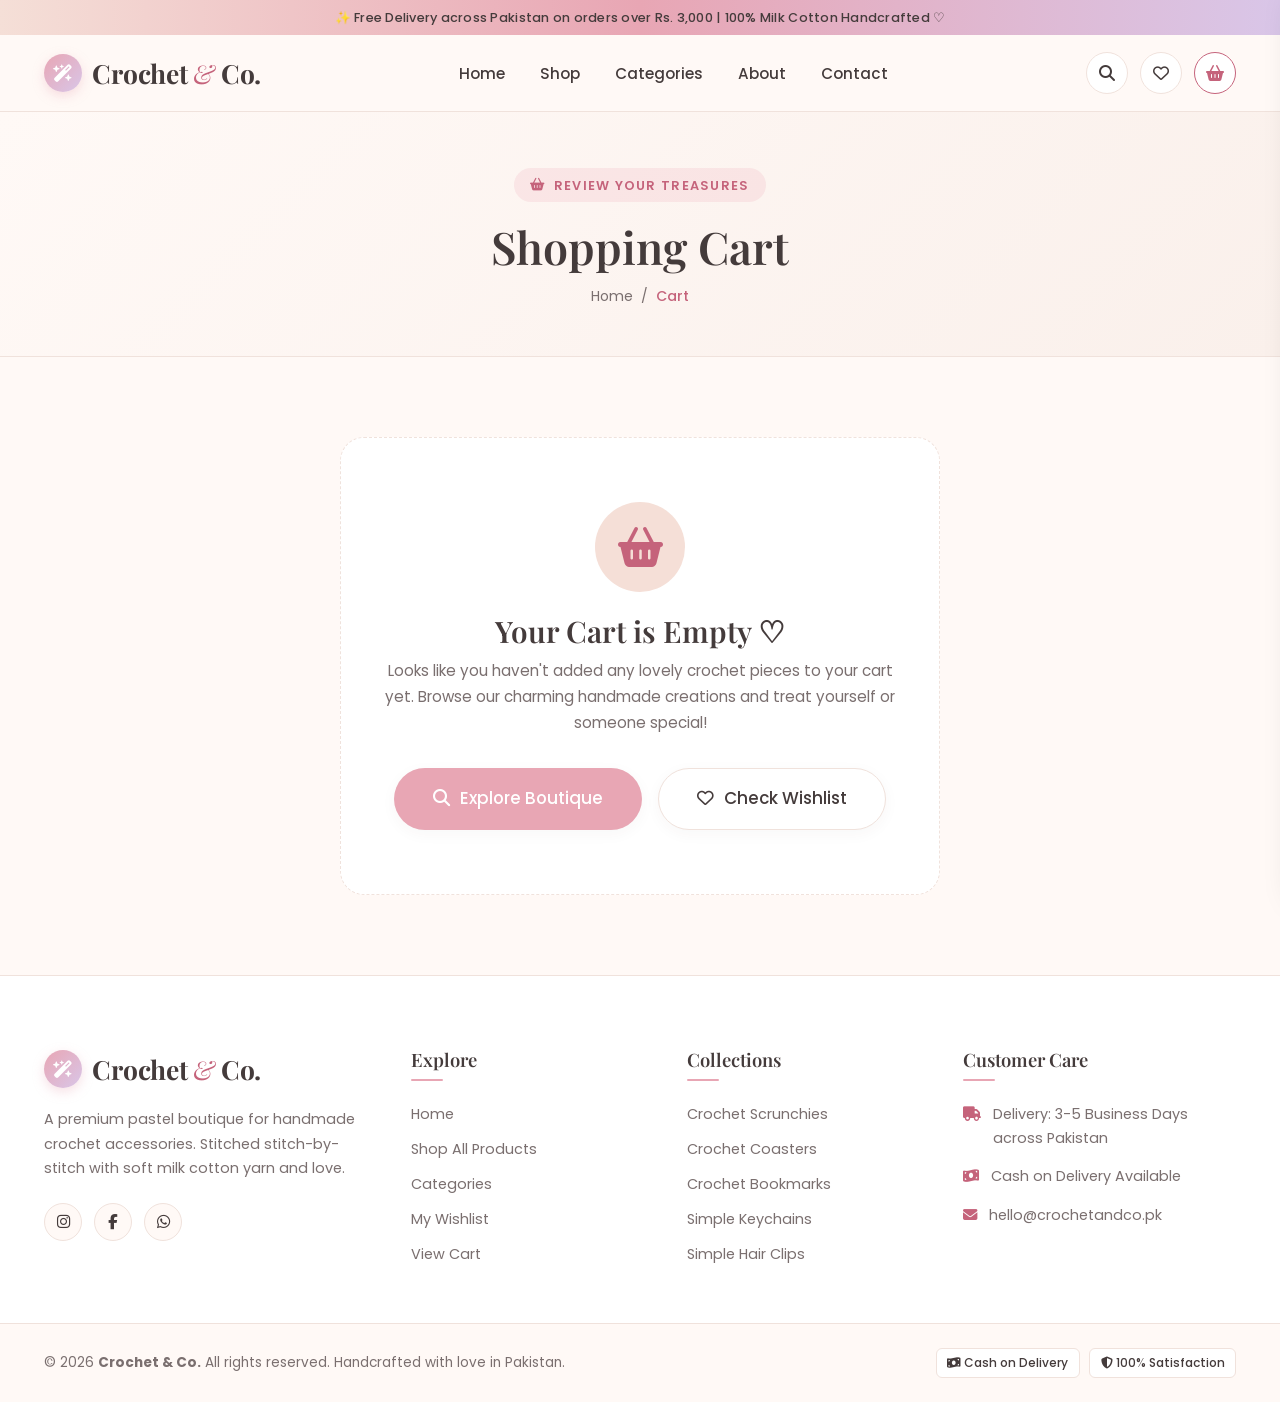
<file: cart.html>
<!DOCTYPE html>
<html lang="en">
<head>
  <meta charset="UTF-8">
  <meta name="viewport" content="width=device-width, initial-scale=1.0">
  <title>Shopping Cart | Crochet & Co. Handmade Boutique</title>
  <meta name="description" content="View and manage the handmade crochet accessories in your cart. Free delivery in Pakistan on orders over Rs. 3,000.">
  
  <link rel="stylesheet" href="https://cdnjs.cloudflare.com/ajax/libs/font-awesome/6.5.1/css/all.min.css">
  <link rel="stylesheet" href="css/style.css">
</head>
<body>

  <!-- Top Announcement Bar -->
  <aside class="top-bar" aria-label="Announcement">
    ✨ Free Delivery across Pakistan on orders over Rs. 3,000 | 100% Milk Cotton Handcrafted ♡
  </aside>

  <!-- Navigation Bar -->
  <header class="site-header">
    <div class="container nav-container">
      <a href="index.html" class="brand-logo">
        <span class="logo-icon"><i class="fa-solid fa-wand-magic-sparkles"></i></span>
        <span>Crochet <span class="amp">&</span> Co.</span>
      </a>

      <nav class="nav-links">
        <a href="index.html" class="nav-link">Home</a>
        <a href="shop.html" class="nav-link">Shop</a>
        <a href="categories.html" class="nav-link">Categories</a>
        <a href="about.html" class="nav-link">About</a>
        <a href="contact.html" class="nav-link">Contact</a>
      </nav>

      <div class="nav-actions">
        <button type="button" class="nav-btn" onclick="openSearchModal()" title="Search Products" aria-label="Search">
          <i class="fa-solid fa-magnifying-glass"></i>
        </button>
        <a href="wishlist.html" class="nav-btn" title="View Wishlist" aria-label="Wishlist">
          <i class="fa-regular fa-heart"></i>
          <span class="nav-counter wishlist-counter" style="display: none;">0</span>
        </a>
        <a href="cart.html" class="nav-btn active" title="Shopping Cart" aria-label="Cart" style="border-color: var(--color-pink-dark); color: var(--color-pink-dark);">
          <i class="fa-solid fa-basket-shopping"></i>
          <span class="nav-counter cart-counter" style="display: none;">0</span>
        </a>
        <button type="button" class="menu-toggle" id="mobile-menu-toggle" aria-label="Toggle mobile menu">
          <span></span><span></span><span></span>
        </button>
      </div>
    </div>
  </header>

  <!-- Mobile Drawer -->
  <div class="mobile-overlay" id="mobile-overlay"></div>
  <aside class="mobile-drawer" id="mobile-drawer" aria-label="Mobile Navigation">
    <div class="drawer-header">
      <a href="index.html" class="brand-logo" style="font-size: 1.35rem;">
        <span class="logo-icon" style="width: 32px; height: 32px; font-size: 0.9rem;"><i class="fa-solid fa-wand-magic-sparkles"></i></span>
        <span>Crochet <span class="amp">&</span> Co.</span>
      </a>
      <button type="button" class="drawer-close" id="drawer-close" aria-label="Close menu">
        <i class="fa-solid fa-xmark"></i>
      </button>
    </div>
    <div class="mobile-nav-links">
      <a href="index.html" class="mobile-nav-link">Home <i class="fa-solid fa-chevron-right" style="font-size: 0.8rem;"></i></a>
      <a href="shop.html" class="mobile-nav-link">Shop Collection <i class="fa-solid fa-chevron-right" style="font-size: 0.8rem;"></i></a>
      <a href="categories.html" class="mobile-nav-link">Browse Categories <i class="fa-solid fa-chevron-right" style="font-size: 0.8rem;"></i></a>
      <a href="wishlist.html" class="mobile-nav-link">My Wishlist <i class="fa-solid fa-chevron-right" style="font-size: 0.8rem;"></i></a>
      <a href="cart.html" class="mobile-nav-link active">Shopping Cart <i class="fa-solid fa-chevron-right" style="font-size: 0.8rem;"></i></a>
      <a href="about.html" class="mobile-nav-link">Our Story <i class="fa-solid fa-chevron-right" style="font-size: 0.8rem;"></i></a>
      <a href="contact.html" class="mobile-nav-link">Contact & FAQ <i class="fa-solid fa-chevron-right" style="font-size: 0.8rem;"></i></a>
    </div>
    <div class="drawer-footer">
      <p><i class="fa-solid fa-phone" style="color: var(--color-pink-dark); margin-right: 0.4rem;"></i> WhatsApp: +92 300 1234567</p>
      <p><i class="fa-solid fa-location-dot" style="color: var(--color-pink-dark); margin-right: 0.4rem;"></i> Lahore, Pakistan</p>
    </div>
  </aside>

  <!-- Page Banner -->
  <section class="page-banner">
    <div class="container">
      <span class="section-tag"><i class="fa-solid fa-basket-shopping"></i> Review Your Treasures</span>
      <h1 class="page-title">Shopping Cart</h1>
      <div class="breadcrumbs">
        <a href="index.html">Home</a>
        <span>/</span>
        <span class="current">Cart</span>
      </div>
    </div>
  </section>

  <!-- Cart Content Section -->
  <main class="section-padding">
    <div class="container">
      
      <!-- Populated when items exist -->
      <div class="cart-layout" id="cart-content-wrapper">
        <!-- Cart Items List -->
        <div class="cart-items-card">
          <div class="cart-table-header">
            <span>Product</span>
            <span>Price</span>
            <span>Quantity</span>
            <span>Subtotal</span>
            <span></span>
          </div>

          <div id="cart-items-container">
            <!-- Injected via cart.js renderCartPage() -->
          </div>
        </div>

        <!-- Order Summary Box -->
        <aside class="order-summary-card" id="cart-summary-box" aria-label="Cart Summary">
          <!-- Injected via cart.js renderCartPage() -->
        </aside>
      </div>

      <!-- Empty Cart State -->
      <div class="empty-state" id="cart-empty-state" style="display: none; max-width: 600px; margin: 0 auto;">
        <div class="empty-state-icon" style="width: 90px; height: 90px; font-size: 2.5rem;">
          <i class="fa-solid fa-basket-shopping"></i>
        </div>
        <h2 style="font-size: 1.85rem; margin-bottom: 0.5rem;">Your Cart is Empty ♡</h2>
        <p style="color: var(--color-text-muted); line-height: 1.7; margin-bottom: 2rem;">
          Looks like you haven't added any lovely crochet pieces to your cart yet. Browse our charming handmade creations and treat yourself or someone special!
        </p>
        <div style="display: flex; gap: 1rem; justify-content: center; flex-wrap: wrap;">
          <a href="shop.html" class="btn btn-primary btn-lg">
            <i class="fa-solid fa-magnifying-glass"></i> Explore Boutique
          </a>
          <a href="wishlist.html" class="btn btn-secondary btn-lg">
            <i class="fa-regular fa-heart"></i> Check Wishlist
          </a>
        </div>
      </div>

    </div>
  </main>

  <!-- Footer -->
  <footer class="site-footer">
    <div class="container">
      <div class="footer-grid">
        <div class="footer-col">
          <a href="index.html" class="brand-logo" style="margin-bottom: 1rem;">
            <span class="logo-icon"><i class="fa-solid fa-wand-magic-sparkles"></i></span>
            <span>Crochet <span class="amp">&</span> Co.</span>
          </a>
          <p class="footer-bio">
            A premium pastel boutique for handmade crochet accessories. Stitched stitch-by-stitch with soft milk cotton yarn and love.
          </p>
          <div class="social-links">
            <a href="https://instagram.com" target="_blank" class="social-btn" aria-label="Instagram"><i class="fa-brands fa-instagram"></i></a>
            <a href="https://facebook.com" target="_blank" class="social-btn" aria-label="Facebook"><i class="fa-brands fa-facebook-f"></i></a>
            <a href="https://wa.me/923001234567" target="_blank" class="social-btn" aria-label="WhatsApp"><i class="fa-brands fa-whatsapp"></i></a>
          </div>
        </div>

        <div class="footer-col">
          <h4>Explore</h4>
          <div class="footer-links">
            <a href="index.html">Home</a>
            <a href="shop.html">Shop All Products</a>
            <a href="categories.html">Categories</a>
            <a href="wishlist.html">My Wishlist</a>
            <a href="cart.html">View Cart</a>
          </div>
        </div>

        <div class="footer-col">
          <h4>Collections</h4>
          <div class="footer-links">
            <a href="shop.html?category=scrunchies">Crochet Scrunchies</a>
            <a href="shop.html?category=coasters">Crochet Coasters</a>
            <a href="shop.html?category=bookmarks">Crochet Bookmarks</a>
            <a href="shop.html?category=keychains">Simple Keychains</a>
            <a href="shop.html?category=hair-clips">Simple Hair Clips</a>
          </div>
        </div>

        <div class="footer-col">
          <h4>Customer Care</h4>
          <div class="footer-contact-item">
            <i class="fa-solid fa-truck"></i>
            <span>Delivery: 3-5 Business Days across Pakistan</span>
          </div>
          <div class="footer-contact-item">
            <i class="fa-solid fa-money-bill-wave"></i>
            <span>Cash on Delivery Available</span>
          </div>
          <div class="footer-contact-item">
            <i class="fa-solid fa-envelope"></i>
            <span>hello@crochetandco.pk</span>
          </div>
        </div>
      </div>
    </div>

    <div class="footer-bottom">
      <div class="container footer-bottom-inner">
        <div>© 2026 <strong>Crochet & Co.</strong> All rights reserved. Handcrafted with love in Pakistan.</div>
        <div class="payment-badges">
          <span class="payment-tag"><i class="fa-solid fa-money-bill-wave"></i> Cash on Delivery</span>
          <span class="payment-tag"><i class="fa-solid fa-shield-halved"></i> 100% Satisfaction</span>
        </div>
      </div>
    </div>
  </footer>

  <!-- Scripts -->
  <script src="js/products.js"></script>
  <script src="js/cart.js"></script>
  <script src="js/main.js"></script>
</body>
</html>
</file>
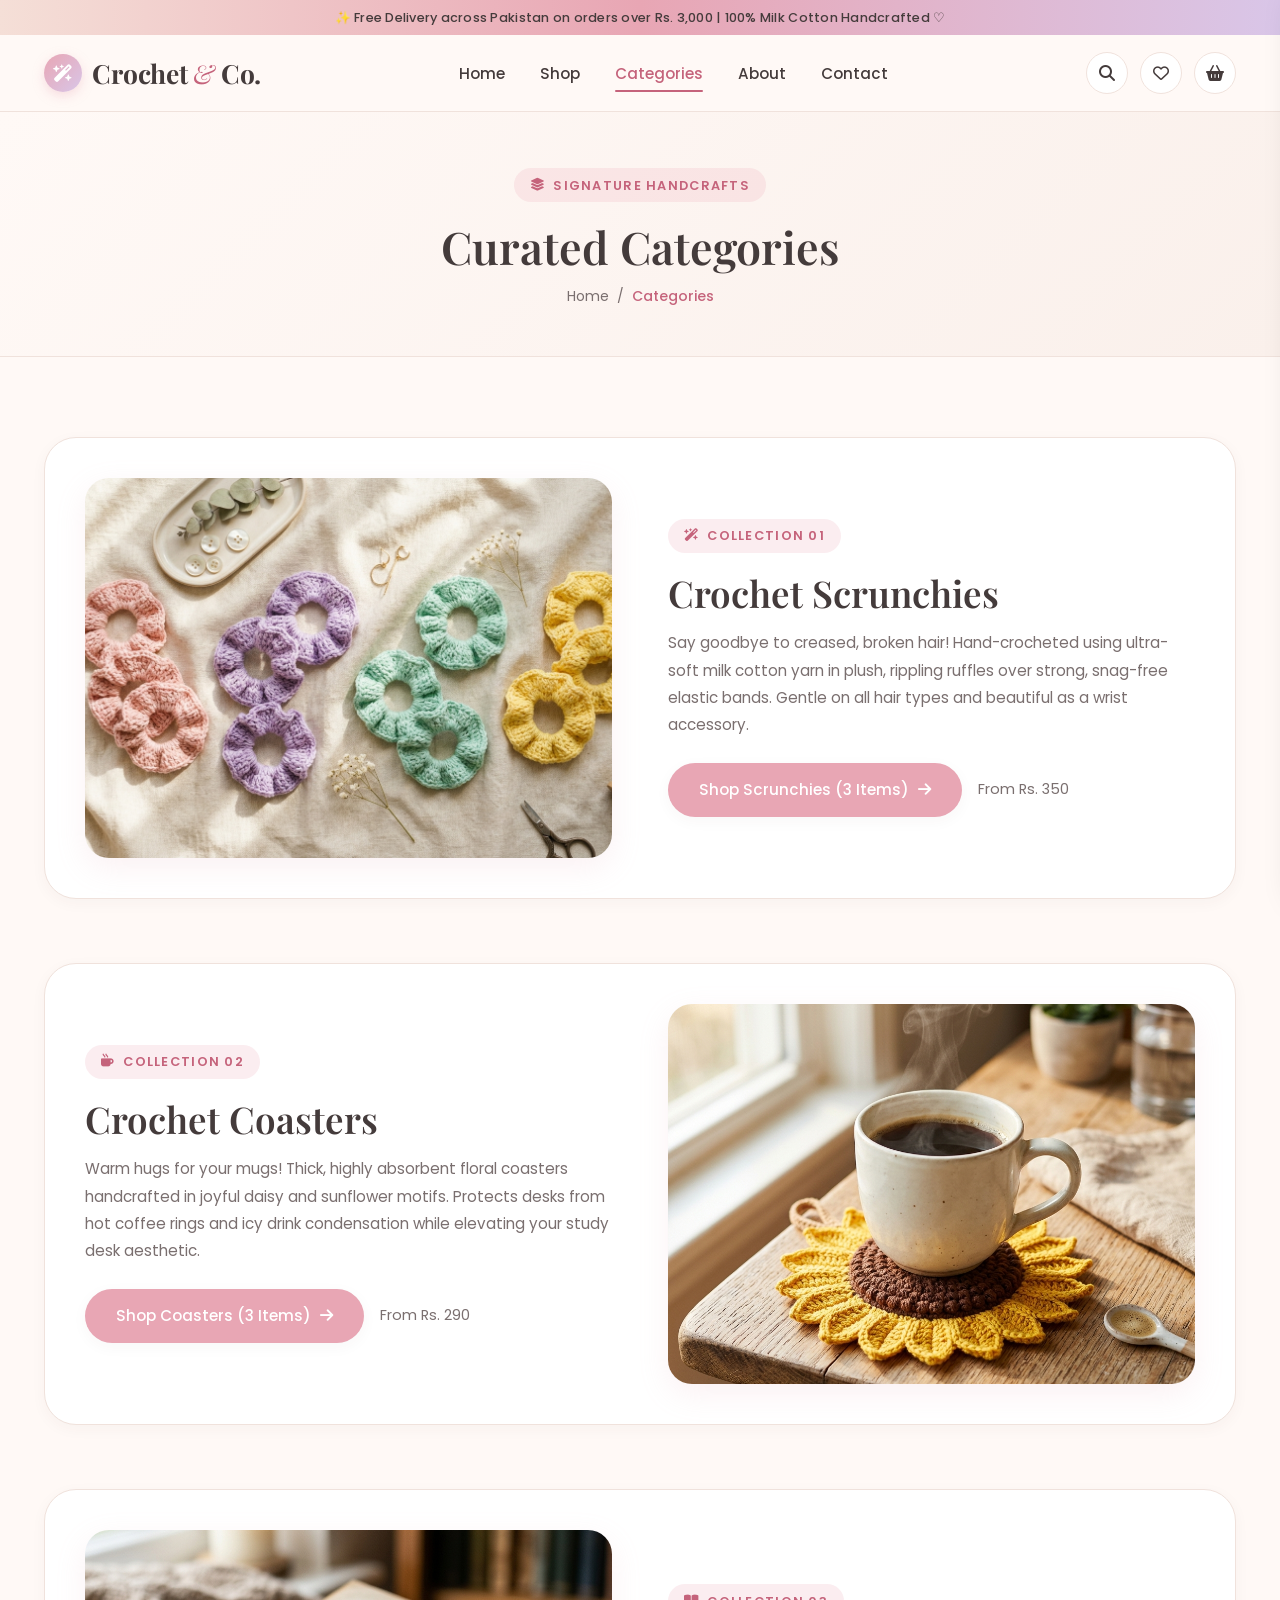
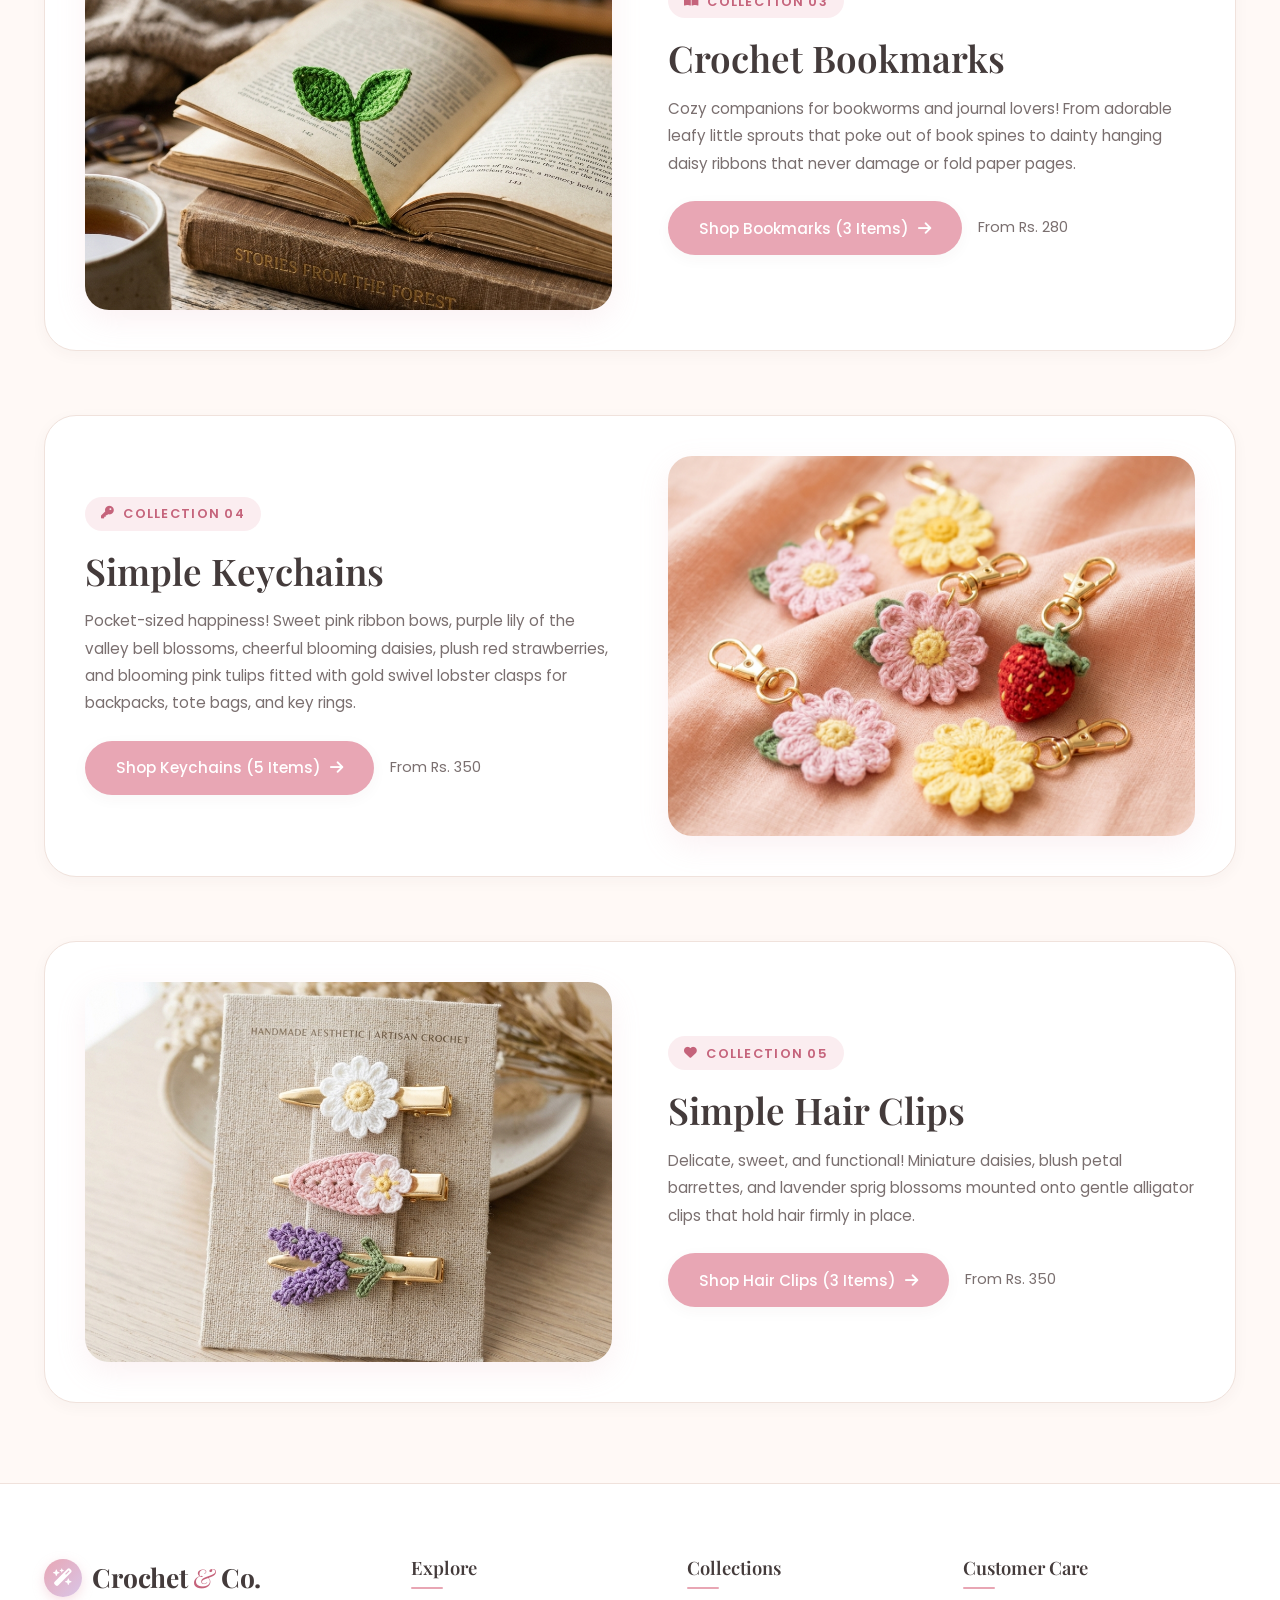
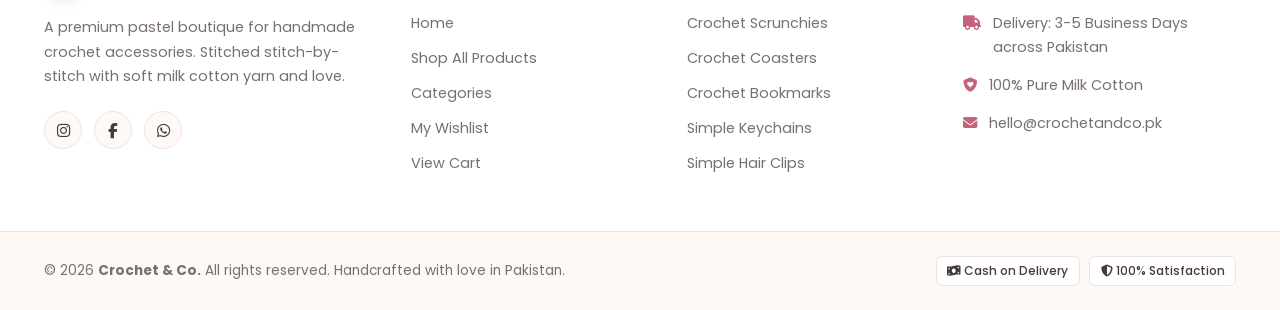
<file: categories.html>
<!DOCTYPE html>
<html lang="en">
<head>
  <meta charset="UTF-8">
  <meta name="viewport" content="width=device-width, initial-scale=1.0">
  <title>All Collections | Crochet & Co. Handmade Boutique</title>
  <meta name="description" content="Explore our five signature handmade crochet collections: Keychains, Earrings, Mini Pouches, Hairbands, and Hair Clips.">
  
  <link rel="stylesheet" href="https://cdnjs.cloudflare.com/ajax/libs/font-awesome/6.5.1/css/all.min.css">
  <link rel="stylesheet" href="css/style.css">
</head>
<body>

  <!-- Top Announcement Bar -->
  <aside class="top-bar" aria-label="Announcement">
    ✨ Free Delivery across Pakistan on orders over Rs. 3,000 | 100% Milk Cotton Handcrafted ♡
  </aside>

  <!-- Navigation Bar -->
  <header class="site-header">
    <div class="container nav-container">
      <a href="index.html" class="brand-logo">
        <span class="logo-icon"><i class="fa-solid fa-wand-magic-sparkles"></i></span>
        <span>Crochet <span class="amp">&</span> Co.</span>
      </a>

      <nav class="nav-links">
        <a href="index.html" class="nav-link">Home</a>
        <a href="shop.html" class="nav-link">Shop</a>
        <a href="categories.html" class="nav-link active">Categories</a>
        <a href="about.html" class="nav-link">About</a>
        <a href="contact.html" class="nav-link">Contact</a>
      </nav>

      <div class="nav-actions">
        <button type="button" class="nav-btn" onclick="openSearchModal()" title="Search Products" aria-label="Search">
          <i class="fa-solid fa-magnifying-glass"></i>
        </button>
        <a href="wishlist.html" class="nav-btn" title="View Wishlist" aria-label="Wishlist">
          <i class="fa-regular fa-heart"></i>
          <span class="nav-counter wishlist-counter" style="display: none;">0</span>
        </a>
        <a href="cart.html" class="nav-btn" title="Shopping Cart" aria-label="Cart">
          <i class="fa-solid fa-basket-shopping"></i>
          <span class="nav-counter cart-counter" style="display: none;">0</span>
        </a>
        <button type="button" class="menu-toggle" id="mobile-menu-toggle" aria-label="Toggle mobile menu">
          <span></span><span></span><span></span>
        </button>
      </div>
    </div>
  </header>

  <!-- Mobile Drawer -->
  <div class="mobile-overlay" id="mobile-overlay"></div>
  <aside class="mobile-drawer" id="mobile-drawer" aria-label="Mobile Navigation">
    <div class="drawer-header">
      <a href="index.html" class="brand-logo" style="font-size: 1.35rem;">
        <span class="logo-icon" style="width: 32px; height: 32px; font-size: 0.9rem;"><i class="fa-solid fa-wand-magic-sparkles"></i></span>
        <span>Crochet <span class="amp">&</span> Co.</span>
      </a>
      <button type="button" class="drawer-close" id="drawer-close" aria-label="Close menu">
        <i class="fa-solid fa-xmark"></i>
      </button>
    </div>
    <div class="mobile-nav-links">
      <a href="index.html" class="mobile-nav-link">Home <i class="fa-solid fa-chevron-right" style="font-size: 0.8rem;"></i></a>
      <a href="shop.html" class="mobile-nav-link">Shop Collection <i class="fa-solid fa-chevron-right" style="font-size: 0.8rem;"></i></a>
      <a href="categories.html" class="mobile-nav-link active">Browse Categories <i class="fa-solid fa-chevron-right" style="font-size: 0.8rem;"></i></a>
      <a href="wishlist.html" class="mobile-nav-link">My Wishlist <i class="fa-solid fa-chevron-right" style="font-size: 0.8rem;"></i></a>
      <a href="cart.html" class="mobile-nav-link">Shopping Cart <i class="fa-solid fa-chevron-right" style="font-size: 0.8rem;"></i></a>
      <a href="about.html" class="mobile-nav-link">Our Story <i class="fa-solid fa-chevron-right" style="font-size: 0.8rem;"></i></a>
      <a href="contact.html" class="mobile-nav-link">Contact & FAQ <i class="fa-solid fa-chevron-right" style="font-size: 0.8rem;"></i></a>
    </div>
    <div class="drawer-footer">
      <p><i class="fa-solid fa-phone" style="color: var(--color-pink-dark); margin-right: 0.4rem;"></i> WhatsApp: +92 300 1234567</p>
      <p><i class="fa-solid fa-location-dot" style="color: var(--color-pink-dark); margin-right: 0.4rem;"></i> Lahore, Pakistan</p>
    </div>
  </aside>

  <!-- Page Banner -->
  <section class="page-banner">
    <div class="container">
      <span class="section-tag"><i class="fa-solid fa-layer-group"></i> Signature Handcrafts</span>
      <h1 class="page-title">Curated Categories</h1>
      <div class="breadcrumbs">
        <a href="index.html">Home</a>
        <span>/</span>
        <span class="current">Categories</span>
      </div>
    </div>
  </section>

  <!-- Categories Showcase List -->
  <section class="section-padding">
    <div class="container">
      <div style="display: flex; flex-direction: column; gap: 4rem;">
        
        <!-- Category 1: Scrunchies -->
        <div class="category-showcase-row fade-in-section" style="display: grid; grid-template-columns: 1fr 1fr; gap: 3.5rem; align-items: center; background: #FFFFFF; border-radius: var(--radius-xl); padding: 2.5rem; border: 1px solid var(--color-border); box-shadow: var(--shadow-subtle);">
          <div style="border-radius: var(--radius-lg); overflow: hidden; height: 380px; box-shadow: var(--shadow-card);">
            <img src="images/categories/category-scrunchies.jpg" alt="Crochet Scrunchies" style="width: 100%; height: 100%; object-fit: cover; transition: transform 0.6s ease;" onmouseover="this.style.transform='scale(1.08)'" onmouseout="this.style.transform='scale(1)'">
          </div>
          <div>
            <span class="section-tag"><i class="fa-solid fa-wand-magic-sparkles"></i> Collection 01</span>
            <h2 style="font-size: 2.3rem; margin-bottom: 0.8rem;">Crochet Scrunchies</h2>
            <p style="color: var(--color-text-muted); line-height: 1.8; margin-bottom: 1.5rem;">
              Say goodbye to creased, broken hair! Hand-crocheted using ultra-soft milk cotton yarn in plush, rippling ruffles over strong, snag-free elastic bands. Gentle on all hair types and beautiful as a wrist accessory.
            </p>
            <div style="display: flex; gap: 1rem; align-items: center; flex-wrap: wrap;">
              <a href="shop.html?category=scrunchies" class="btn btn-primary">
                Shop Scrunchies (3 Items) <i class="fa-solid fa-arrow-right"></i>
              </a>
              <span style="font-size: 0.9rem; color: var(--color-text-muted);">From Rs. 350</span>
            </div>
          </div>
        </div>

        <!-- Category 2: Coasters -->
        <div class="category-showcase-row fade-in-section" style="display: grid; grid-template-columns: 1fr 1fr; gap: 3.5rem; align-items: center; background: #FFFFFF; border-radius: var(--radius-xl); padding: 2.5rem; border: 1px solid var(--color-border); box-shadow: var(--shadow-subtle);">
          <div style="order: 2; border-radius: var(--radius-lg); overflow: hidden; height: 380px; box-shadow: var(--shadow-card);">
            <img src="images/categories/category-coasters.jpg" alt="Crochet Coasters" style="width: 100%; height: 100%; object-fit: cover; transition: transform 0.6s ease;" onmouseover="this.style.transform='scale(1.08)'" onmouseout="this.style.transform='scale(1)'">
          </div>
          <div style="order: 1;">
            <span class="section-tag"><i class="fa-solid fa-mug-hot"></i> Collection 02</span>
            <h2 style="font-size: 2.3rem; margin-bottom: 0.8rem;">Crochet Coasters</h2>
            <p style="color: var(--color-text-muted); line-height: 1.8; margin-bottom: 1.5rem;">
              Warm hugs for your mugs! Thick, highly absorbent floral coasters handcrafted in joyful daisy and sunflower motifs. Protects desks from hot coffee rings and icy drink condensation while elevating your study desk aesthetic.
            </p>
            <div style="display: flex; gap: 1rem; align-items: center; flex-wrap: wrap;">
              <a href="shop.html?category=coasters" class="btn btn-primary">
                Shop Coasters (3 Items) <i class="fa-solid fa-arrow-right"></i>
              </a>
              <span style="font-size: 0.9rem; color: var(--color-text-muted);">From Rs. 290</span>
            </div>
          </div>
        </div>

        <!-- Category 3: Bookmarks -->
        <div class="category-showcase-row fade-in-section" style="display: grid; grid-template-columns: 1fr 1fr; gap: 3.5rem; align-items: center; background: #FFFFFF; border-radius: var(--radius-xl); padding: 2.5rem; border: 1px solid var(--color-border); box-shadow: var(--shadow-subtle);">
          <div style="border-radius: var(--radius-lg); overflow: hidden; height: 380px; box-shadow: var(--shadow-card);">
            <img src="images/categories/category-bookmarks.jpg" alt="Crochet Bookmarks" style="width: 100%; height: 100%; object-fit: cover; transition: transform 0.6s ease;" onmouseover="this.style.transform='scale(1.08)'" onmouseout="this.style.transform='scale(1)'">
          </div>
          <div>
            <span class="section-tag"><i class="fa-solid fa-book-open"></i> Collection 03</span>
            <h2 style="font-size: 2.3rem; margin-bottom: 0.8rem;">Crochet Bookmarks</h2>
            <p style="color: var(--color-text-muted); line-height: 1.8; margin-bottom: 1.5rem;">
              Cozy companions for bookworms and journal lovers! From adorable leafy little sprouts that poke out of book spines to dainty hanging daisy ribbons that never damage or fold paper pages.
            </p>
            <div style="display: flex; gap: 1rem; align-items: center; flex-wrap: wrap;">
              <a href="shop.html?category=bookmarks" class="btn btn-primary">
                Shop Bookmarks (3 Items) <i class="fa-solid fa-arrow-right"></i>
              </a>
              <span style="font-size: 0.9rem; color: var(--color-text-muted);">From Rs. 280</span>
            </div>
          </div>
        </div>

        <!-- Category 4: Keychains -->
        <div class="category-showcase-row fade-in-section" style="display: grid; grid-template-columns: 1fr 1fr; gap: 3.5rem; align-items: center; background: #FFFFFF; border-radius: var(--radius-xl); padding: 2.5rem; border: 1px solid var(--color-border); box-shadow: var(--shadow-subtle);">
          <div style="order: 2; border-radius: var(--radius-lg); overflow: hidden; height: 380px; box-shadow: var(--shadow-card);">
            <img src="images/categories/category-keychains.jpg" alt="Simple Keychains" style="width: 100%; height: 100%; object-fit: cover; transition: transform 0.6s ease;" onmouseover="this.style.transform='scale(1.08)'" onmouseout="this.style.transform='scale(1)'">
          </div>
          <div style="order: 1;">
            <span class="section-tag"><i class="fa-solid fa-key"></i> Collection 04</span>
            <h2 style="font-size: 2.3rem; margin-bottom: 0.8rem;">Simple Keychains</h2>
            <p style="color: var(--color-text-muted); line-height: 1.8; margin-bottom: 1.5rem;">
              Pocket-sized happiness! Sweet pink ribbon bows, purple lily of the valley bell blossoms, cheerful blooming daisies, plush red strawberries, and blooming pink tulips fitted with gold swivel lobster clasps for backpacks, tote bags, and key rings.
            </p>
            <div style="display: flex; gap: 1rem; align-items: center; flex-wrap: wrap;">
              <a href="shop.html?category=keychains" class="btn btn-primary">
                Shop Keychains (5 Items) <i class="fa-solid fa-arrow-right"></i>
              </a>
              <span style="font-size: 0.9rem; color: var(--color-text-muted);">From Rs. 350</span>
            </div>
          </div>
        </div>

        <!-- Category 5: Hair Clips -->
        <div class="category-showcase-row fade-in-section" style="display: grid; grid-template-columns: 1fr 1fr; gap: 3.5rem; align-items: center; background: #FFFFFF; border-radius: var(--radius-xl); padding: 2.5rem; border: 1px solid var(--color-border); box-shadow: var(--shadow-subtle);">
          <div style="border-radius: var(--radius-lg); overflow: hidden; height: 380px; box-shadow: var(--shadow-card);">
            <img src="images/categories/category-hairclips.jpg" alt="Simple Hair Clips" style="width: 100%; height: 100%; object-fit: cover; transition: transform 0.6s ease;" onmouseover="this.style.transform='scale(1.08)'" onmouseout="this.style.transform='scale(1)'">
          </div>
          <div>
            <span class="section-tag"><i class="fa-solid fa-heart"></i> Collection 05</span>
            <h2 style="font-size: 2.3rem; margin-bottom: 0.8rem;">Simple Hair Clips</h2>
            <p style="color: var(--color-text-muted); line-height: 1.8; margin-bottom: 1.5rem;">
              Delicate, sweet, and functional! Miniature daisies, blush petal barrettes, and lavender sprig blossoms mounted onto gentle alligator clips that hold hair firmly in place.
            </p>
            <div style="display: flex; gap: 1rem; align-items: center; flex-wrap: wrap;">
              <a href="shop.html?category=hair-clips" class="btn btn-primary">
                Shop Hair Clips (3 Items) <i class="fa-solid fa-arrow-right"></i>
              </a>
              <span style="font-size: 0.9rem; color: var(--color-text-muted);">From Rs. 350</span>
            </div>
          </div>
        </div>

      </div>
    </div>
  </section>

  <!-- Footer -->
  <footer class="site-footer">
    <div class="container">
      <div class="footer-grid">
        <div class="footer-col">
          <a href="index.html" class="brand-logo" style="margin-bottom: 1rem;">
            <span class="logo-icon"><i class="fa-solid fa-wand-magic-sparkles"></i></span>
            <span>Crochet <span class="amp">&</span> Co.</span>
          </a>
          <p class="footer-bio">
            A premium pastel boutique for handmade crochet accessories. Stitched stitch-by-stitch with soft milk cotton yarn and love.
          </p>
          <div class="social-links">
            <a href="https://instagram.com" target="_blank" class="social-btn" aria-label="Instagram"><i class="fa-brands fa-instagram"></i></a>
            <a href="https://facebook.com" target="_blank" class="social-btn" aria-label="Facebook"><i class="fa-brands fa-facebook-f"></i></a>
            <a href="https://wa.me/923001234567" target="_blank" class="social-btn" aria-label="WhatsApp"><i class="fa-brands fa-whatsapp"></i></a>
          </div>
        </div>

        <div class="footer-col">
          <h4>Explore</h4>
          <div class="footer-links">
            <a href="index.html">Home</a>
            <a href="shop.html">Shop All Products</a>
            <a href="categories.html">Categories</a>
            <a href="wishlist.html">My Wishlist</a>
            <a href="cart.html">View Cart</a>
          </div>
        </div>

        <div class="footer-col">
          <h4>Collections</h4>
          <div class="footer-links">
            <a href="shop.html?category=scrunchies">Crochet Scrunchies</a>
            <a href="shop.html?category=coasters">Crochet Coasters</a>
            <a href="shop.html?category=bookmarks">Crochet Bookmarks</a>
            <a href="shop.html?category=keychains">Simple Keychains</a>
            <a href="shop.html?category=hair-clips">Simple Hair Clips</a>
          </div>
        </div>

        <div class="footer-col">
          <h4>Customer Care</h4>
          <div class="footer-contact-item">
            <i class="fa-solid fa-truck"></i>
            <span>Delivery: 3-5 Business Days across Pakistan</span>
          </div>
          <div class="footer-contact-item">
            <i class="fa-solid fa-shield-heart"></i>
            <span>100% Pure Milk Cotton</span>
          </div>
          <div class="footer-contact-item">
            <i class="fa-solid fa-envelope"></i>
            <span>hello@crochetandco.pk</span>
          </div>
        </div>
      </div>
    </div>

    <div class="footer-bottom">
      <div class="container footer-bottom-inner">
        <div>© 2026 <strong>Crochet & Co.</strong> All rights reserved. Handcrafted with love in Pakistan.</div>
        <div class="payment-badges">
          <span class="payment-tag"><i class="fa-solid fa-money-bill-wave"></i> Cash on Delivery</span>
          <span class="payment-tag"><i class="fa-solid fa-shield-halved"></i> 100% Satisfaction</span>
        </div>
      </div>
    </div>
  </footer>

  <script src="js/products.js"></script>
  <script src="js/cart.js"></script>
  <script src="js/main.js"></script>
</body>
</html>
</file>
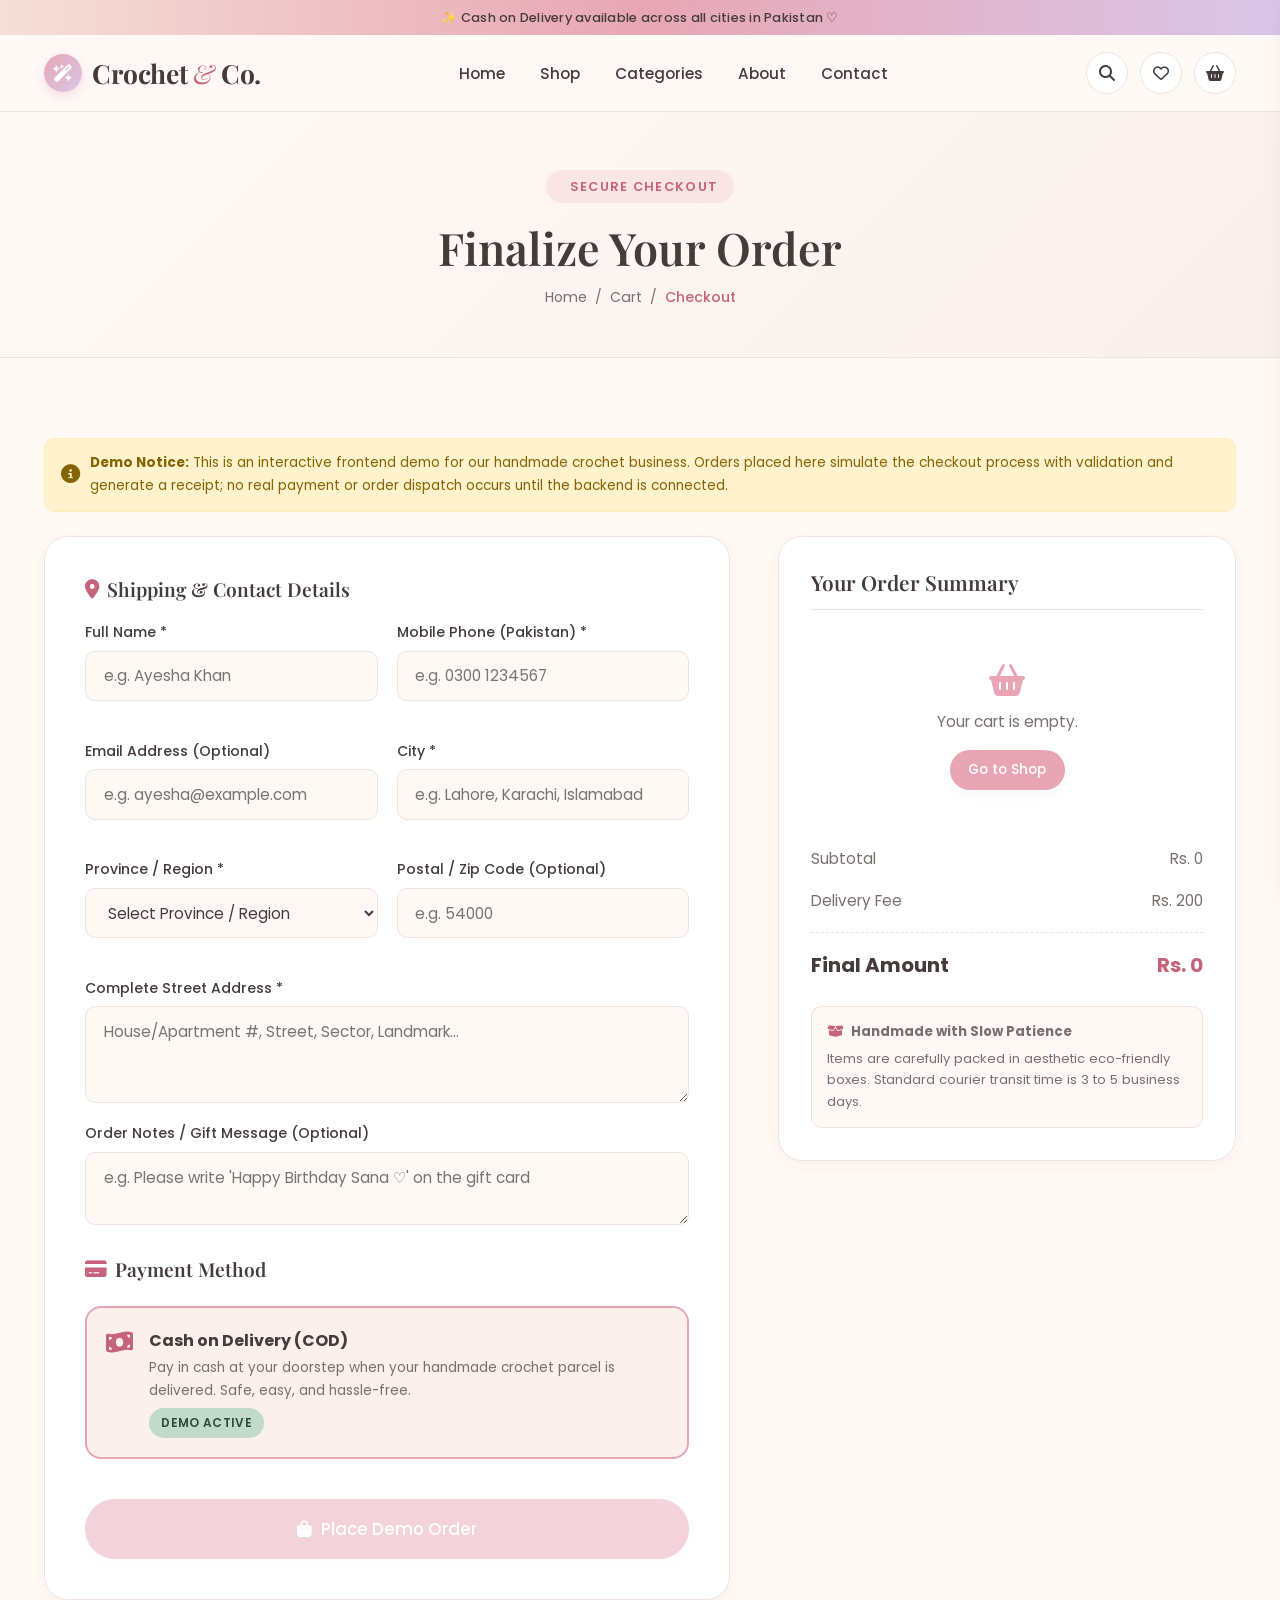
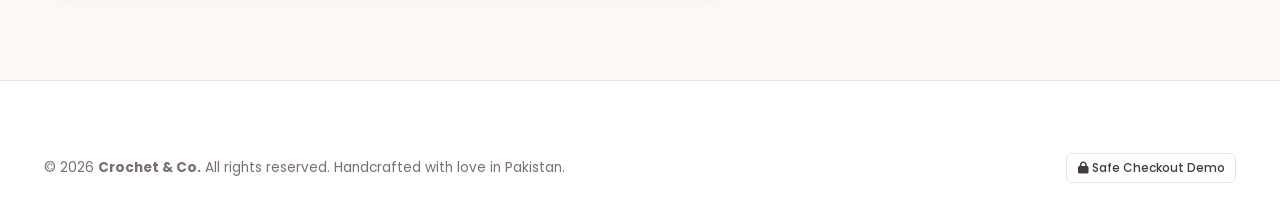
<file: checkout.html>
<!DOCTYPE html>
<html lang="en">
<head>
  <meta charset="UTF-8">
  <meta name="viewport" content="width=device-width, initial-scale=1.0">
  <title>Checkout | Crochet & Co. Handmade Boutique</title>
  <meta name="description" content="Complete your handmade crochet order with Cash on Delivery across Pakistan.">
  
  <link rel="stylesheet" href="https://cdnjs.cloudflare.com/ajax/libs/font-awesome/6.5.1/css/all.min.css">
  <link rel="stylesheet" href="css/style.css">
</head>
<body>

  <!-- Top Announcement Bar -->
  <aside class="top-bar" aria-label="Announcement">
    ✨ Cash on Delivery available across all cities in Pakistan ♡
  </aside>

  <!-- Navigation Bar -->
  <header class="site-header">
    <div class="container nav-container">
      <a href="index.html" class="brand-logo">
        <span class="logo-icon"><i class="fa-solid fa-wand-magic-sparkles"></i></span>
        <span>Crochet <span class="amp">&</span> Co.</span>
      </a>

      <nav class="nav-links">
        <a href="index.html" class="nav-link">Home</a>
        <a href="shop.html" class="nav-link">Shop</a>
        <a href="categories.html" class="nav-link">Categories</a>
        <a href="about.html" class="nav-link">About</a>
        <a href="contact.html" class="nav-link">Contact</a>
      </nav>

      <div class="nav-actions">
        <button type="button" class="nav-btn" onclick="openSearchModal()" title="Search Products" aria-label="Search">
          <i class="fa-solid fa-magnifying-glass"></i>
        </button>
        <a href="wishlist.html" class="nav-btn" title="View Wishlist" aria-label="Wishlist">
          <i class="fa-regular fa-heart"></i>
          <span class="nav-counter wishlist-counter" style="display: none;">0</span>
        </a>
        <a href="cart.html" class="nav-btn" title="Shopping Cart" aria-label="Cart">
          <i class="fa-solid fa-basket-shopping"></i>
          <span class="nav-counter cart-counter" style="display: none;">0</span>
        </a>
        <button type="button" class="menu-toggle" id="mobile-menu-toggle" aria-label="Toggle mobile menu">
          <span></span><span></span><span></span>
        </button>
      </div>
    </div>
  </header>

  <!-- Mobile Drawer -->
  <div class="mobile-overlay" id="mobile-overlay"></div>
  <aside class="mobile-drawer" id="mobile-drawer" aria-label="Mobile Navigation">
    <div class="drawer-header">
      <a href="index.html" class="brand-logo" style="font-size: 1.35rem;">
        <span class="logo-icon" style="width: 32px; height: 32px; font-size: 0.9rem;"><i class="fa-solid fa-wand-magic-sparkles"></i></span>
        <span>Crochet <span class="amp">&</span> Co.</span>
      </a>
      <button type="button" class="drawer-close" id="drawer-close" aria-label="Close menu">
        <i class="fa-solid fa-xmark"></i>
      </button>
    </div>
    <div class="mobile-nav-links">
      <a href="index.html" class="mobile-nav-link">Home <i class="fa-solid fa-chevron-right" style="font-size: 0.8rem;"></i></a>
      <a href="shop.html" class="mobile-nav-link">Shop Collection <i class="fa-solid fa-chevron-right" style="font-size: 0.8rem;"></i></a>
      <a href="categories.html" class="mobile-nav-link">Browse Categories <i class="fa-solid fa-chevron-right" style="font-size: 0.8rem;"></i></a>
      <a href="wishlist.html" class="mobile-nav-link">My Wishlist <i class="fa-solid fa-chevron-right" style="font-size: 0.8rem;"></i></a>
      <a href="cart.html" class="mobile-nav-link">Shopping Cart <i class="fa-solid fa-chevron-right" style="font-size: 0.8rem;"></i></a>
      <a href="about.html" class="mobile-nav-link">Our Story <i class="fa-solid fa-chevron-right" style="font-size: 0.8rem;"></i></a>
      <a href="contact.html" class="mobile-nav-link">Contact & FAQ <i class="fa-solid fa-chevron-right" style="font-size: 0.8rem;"></i></a>
    </div>
  </aside>

  <!-- Page Banner -->
  <section class="page-banner">
    <div class="container">
      <span class="section-tag"><i class="fa-solid fa-shield-check"></i> Secure Checkout</span>
      <h1 class="page-title">Finalize Your Order</h1>
      <div class="breadcrumbs">
        <a href="index.html">Home</a>
        <span>/</span>
        <a href="cart.html">Cart</a>
        <span>/</span>
        <span class="current">Checkout</span>
      </div>
    </div>
  </section>

  <!-- Checkout Section -->
  <main class="section-padding">
    <div class="container">
      
      <!-- Demo Notice Alert Banner -->
      <aside class="payment-demo-banner" aria-label="Notice">
        <i class="fa-solid fa-circle-info" style="font-size: 1.2rem; flex-shrink: 0;"></i>
        <div>
          <strong>Demo Notice:</strong> This is an interactive frontend demo for our handmade crochet business. Orders placed here simulate the checkout process with validation and generate a receipt; no real payment or order dispatch occurs until the backend is connected.
        </div>
      </aside>

      <div class="checkout-layout">
        <!-- Form Left -->
        <div class="checkout-form-card">
          <form id="checkout-order-form" novalidate>
            <!-- Contact & Shipping Details -->
            <h3 class="form-group-title">
              <i class="fa-solid fa-location-dot" style="color: var(--color-pink-dark);"></i> Shipping & Contact Details
            </h3>

            <div class="form-row">
              <div class="form-group">
                <label for="checkout-name" class="form-label">Full Name *</label>
                <input type="text" id="checkout-name" class="form-input" placeholder="e.g. Ayesha Khan" required>
                <span class="form-error">Please enter your full name.</span>
              </div>

              <div class="form-group">
                <label for="checkout-phone" class="form-label">Mobile Phone (Pakistan) *</label>
                <input type="tel" id="checkout-phone" class="form-input" placeholder="e.g. 0300 1234567" required>
                <span class="form-error">Please enter a valid Pakistani mobile number.</span>
              </div>
            </div>

            <div class="form-row">
              <div class="form-group">
                <label for="checkout-email" class="form-label">Email Address (Optional)</label>
                <input type="email" id="checkout-email" class="form-input" placeholder="e.g. ayesha@example.com">
              </div>

              <div class="form-group">
                <label for="checkout-city" class="form-label">City *</label>
                <input type="text" id="checkout-city" class="form-input" placeholder="e.g. Lahore, Karachi, Islamabad" required>
                <span class="form-error">Please enter your city.</span>
              </div>
            </div>

            <div class="form-row">
              <div class="form-group">
                <label for="checkout-province" class="form-label">Province / Region *</label>
                <select id="checkout-province" class="form-select" required>
                  <option value="">Select Province / Region</option>
                  <option value="Punjab">Punjab</option>
                  <option value="Sindh">Sindh</option>
                  <option value="Khyber Pakhtunkhwa">Khyber Pakhtunkhwa</option>
                  <option value="Balochistan">Balochistan</option>
                  <option value="Islamabad Capital Territory">Islamabad Capital Territory</option>
                  <option value="Gilgit-Baltistan">Gilgit-Baltistan</option>
                  <option value="Azad Jammu & Kashmir">Azad Jammu & Kashmir</option>
                </select>
                <span class="form-error">Please select your province.</span>
              </div>

              <div class="form-group">
                <label for="checkout-postal" class="form-label">Postal / Zip Code (Optional)</label>
                <input type="text" id="checkout-postal" class="form-input" placeholder="e.g. 54000">
              </div>
            </div>

            <div class="form-group">
              <label for="checkout-address" class="form-label">Complete Street Address *</label>
              <textarea id="checkout-address" class="form-textarea" rows="3" placeholder="House/Apartment #, Street, Sector, Landmark..." required></textarea>
              <span class="form-error">Please enter your complete delivery address.</span>
            </div>

            <div class="form-group">
              <label for="checkout-notes" class="form-label">Order Notes / Gift Message (Optional)</label>
              <textarea id="checkout-notes" class="form-textarea" rows="2" placeholder="e.g. Please write 'Happy Birthday Sana ♡' on the gift card"></textarea>
            </div>

            <!-- Payment Method Selection -->
            <h3 class="form-group-title" style="margin-top: 2rem;">
              <i class="fa-solid fa-credit-card" style="color: var(--color-pink-dark);"></i> Payment Method
            </h3>

            <div class="payment-option-card">
              <i class="fa-solid fa-money-bill-wave"></i>
              <div>
                <strong style="font-size: 1rem; color: var(--color-text-dark);">Cash on Delivery (COD)</strong>
                <p style="font-size: 0.85rem; color: var(--color-text-muted); margin-top: 0.2rem;">
                  Pay in cash at your doorstep when your handmade crochet parcel is delivered. Safe, easy, and hassle-free.
                </p>
                <span class="badge badge-sage" style="margin-top: 0.4rem;">Demo Active</span>
              </div>
            </div>

            <button type="submit" class="btn btn-primary btn-lg" id="btn-place-order" style="width: 100%; margin-top: 1rem;">
              <i class="fa-solid fa-bag-shopping"></i> Place Demo Order
            </button>
          </form>
        </div>

        <!-- Order Summary Right -->
        <aside class="order-summary-card" aria-label="Order Summary">
          <h3 class="summary-title">Your Order Summary</h3>
          
          <div id="checkout-items-list" style="margin-bottom: 1.5rem; max-height: 280px; overflow-y: auto;">
            <!-- Injected via checkout.js -->
          </div>

          <div class="summary-row">
            <span>Subtotal</span>
            <span id="checkout-subtotal">Rs. 0</span>
          </div>

          <div class="summary-row" id="checkout-discount-row" style="color: #2E7D32; display: none;">
            <span>Coupon Discount</span>
            <span id="checkout-discount-amount">- Rs. 0</span>
          </div>

          <div class="summary-row">
            <span>Delivery Fee</span>
            <span id="checkout-shipping">Rs. 200</span>
          </div>

          <div class="summary-row total-row">
            <span>Final Amount</span>
            <span id="checkout-total" style="color: var(--color-pink-dark);">Rs. 0</span>
          </div>

          <div style="background: var(--color-warm-cream); border: 1px solid var(--color-border); border-radius: var(--radius-sm); padding: 0.9rem; margin-top: 1.5rem; font-size: 0.82rem; color: var(--color-text-muted);">
            <div style="display: flex; align-items: center; gap: 0.5rem; margin-bottom: 0.3rem;">
              <i class="fa-solid fa-box-open" style="color: var(--color-pink-dark);"></i>
              <strong>Handmade with Slow Patience</strong>
            </div>
            Items are carefully packed in aesthetic eco-friendly boxes. Standard courier transit time is 3 to 5 business days.
          </div>
        </aside>
      </div>

    </div>
  </main>

  <!-- Footer -->
  <footer class="site-footer">
    <div class="container">
      <div class="footer-bottom" style="border-top: none; background: transparent; padding-top: 0;">
        <div class="container footer-bottom-inner" style="padding: 0;">
          <div>© 2026 <strong>Crochet & Co.</strong> All rights reserved. Handcrafted with love in Pakistan.</div>
          <div class="payment-badges">
            <span class="payment-tag"><i class="fa-solid fa-lock"></i> Safe Checkout Demo</span>
          </div>
        </div>
      </div>
    </div>
  </footer>

  <!-- Scripts -->
  <script src="js/products.js"></script>
  <script src="js/cart.js"></script>
  <script src="js/main.js"></script>
  <script src="js/checkout.js"></script>
</body>
</html>
</file>
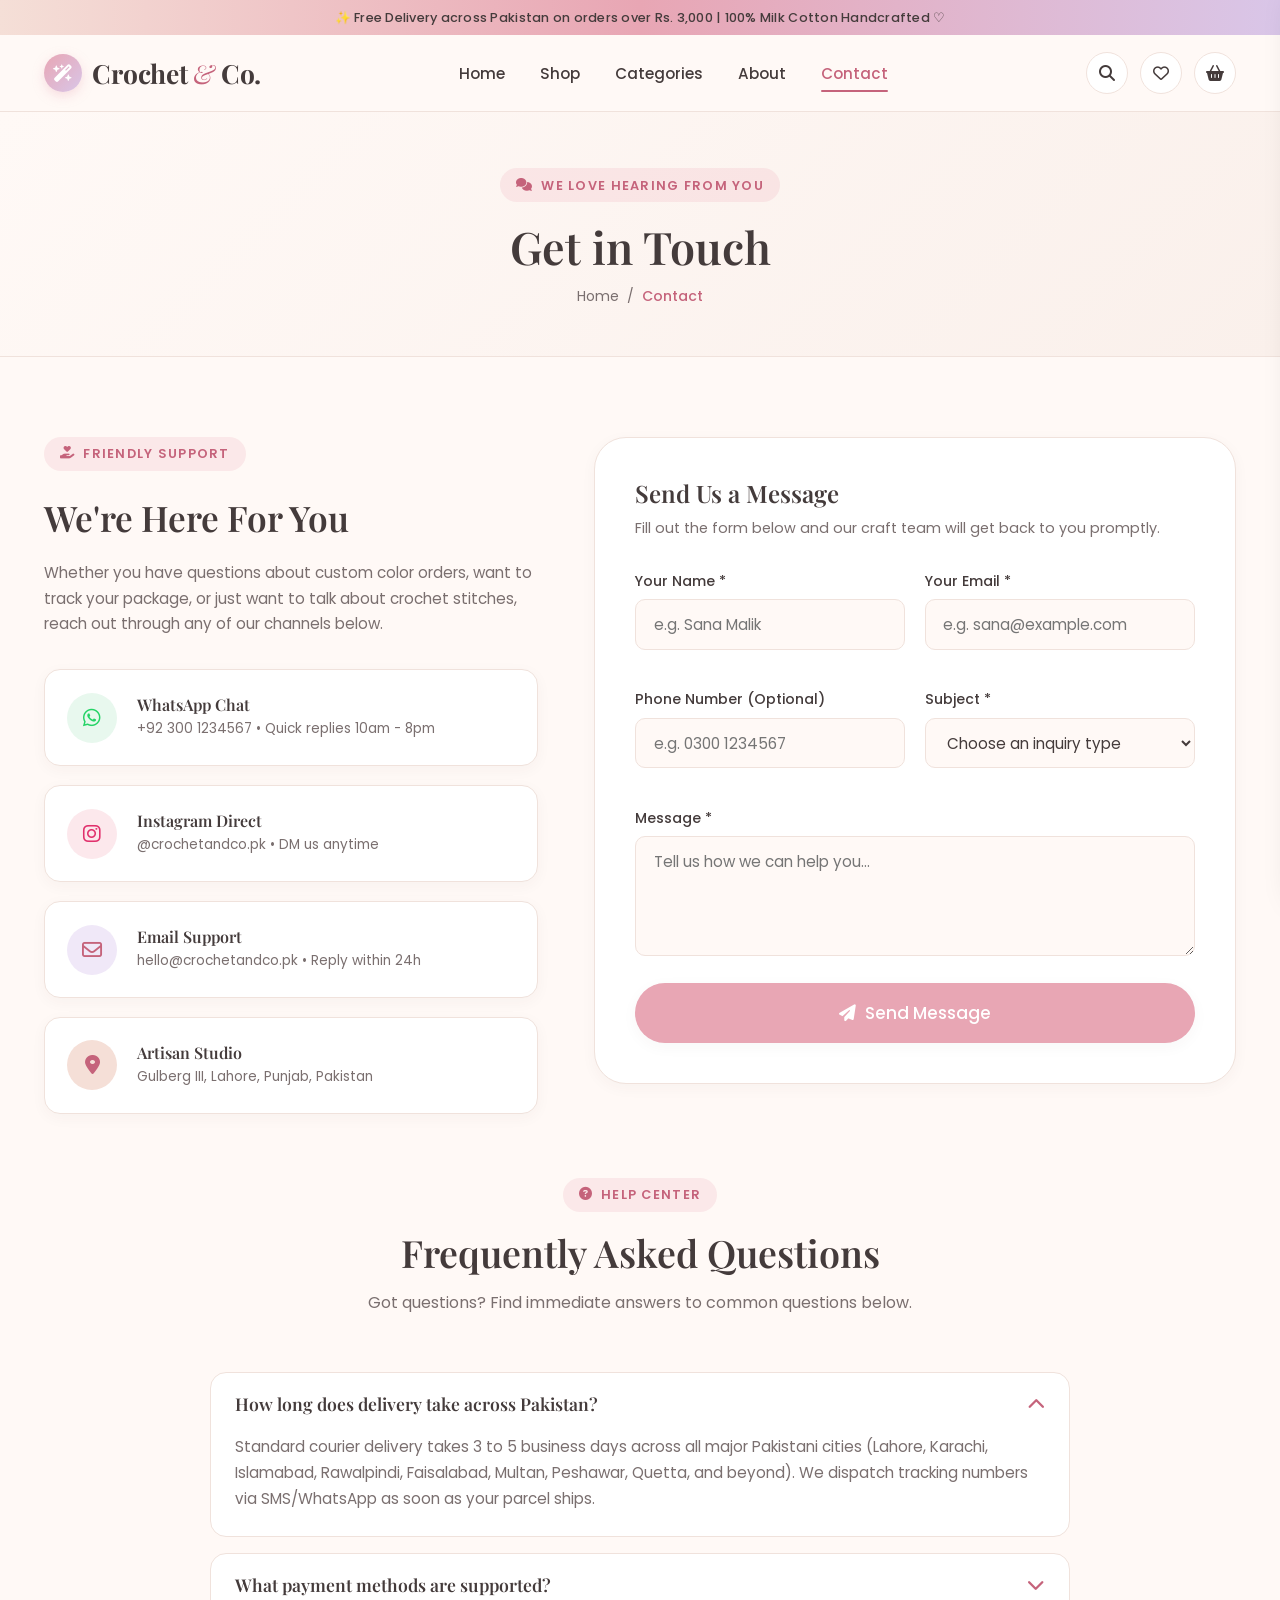
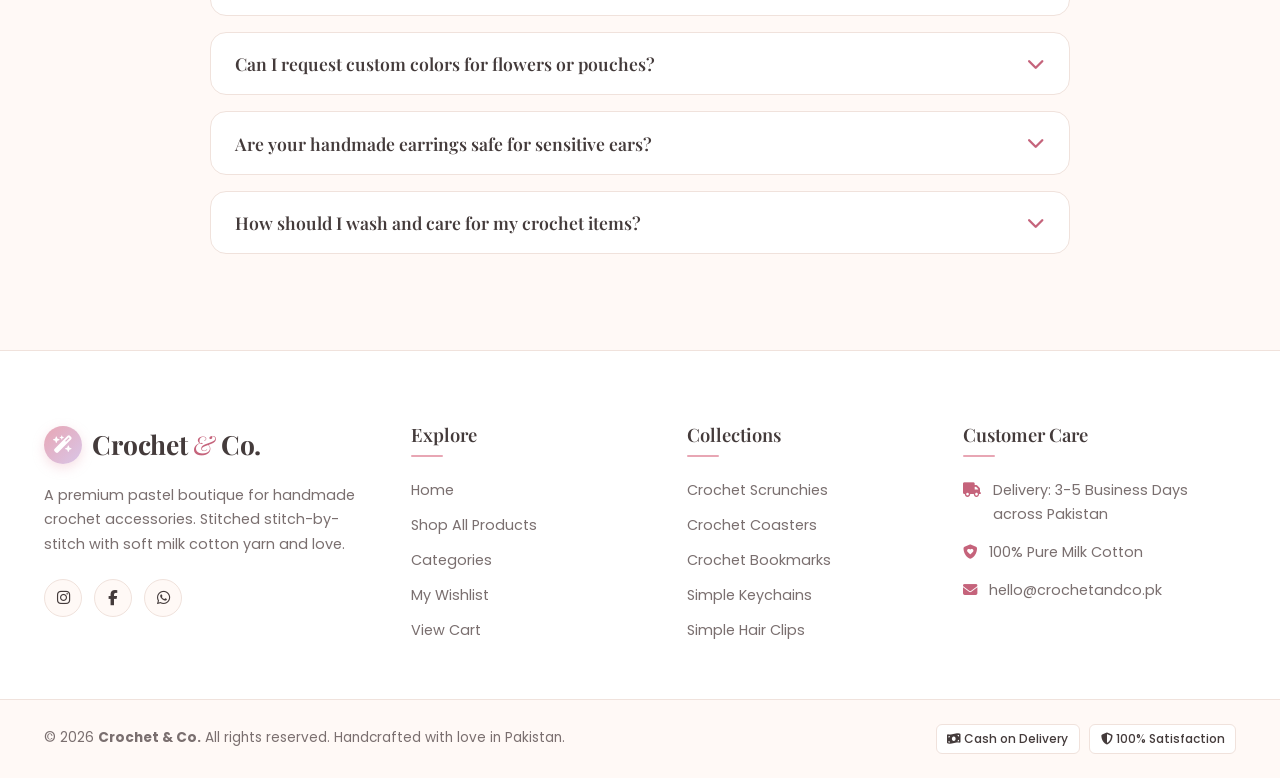
<file: contact.html>
<!DOCTYPE html>
<html lang="en">
<head>
  <meta charset="UTF-8">
  <meta name="viewport" content="width=device-width, initial-scale=1.0">
  <title>Contact Us & FAQ | Crochet & Co. Handmade Boutique</title>
  <meta name="description" content="Get in touch with Crochet & Co. Contact our Lahore studio, chat on WhatsApp, or read frequently asked questions about delivery and care.">
  
  <link rel="stylesheet" href="https://cdnjs.cloudflare.com/ajax/libs/font-awesome/6.5.1/css/all.min.css">
  <link rel="stylesheet" href="css/style.css">
</head>
<body>

  <!-- Top Announcement Bar -->
  <aside class="top-bar" aria-label="Announcement">
    ✨ Free Delivery across Pakistan on orders over Rs. 3,000 | 100% Milk Cotton Handcrafted ♡
  </aside>

  <!-- Navigation Bar -->
  <header class="site-header">
    <div class="container nav-container">
      <a href="index.html" class="brand-logo">
        <span class="logo-icon"><i class="fa-solid fa-wand-magic-sparkles"></i></span>
        <span>Crochet <span class="amp">&</span> Co.</span>
      </a>

      <nav class="nav-links">
        <a href="index.html" class="nav-link">Home</a>
        <a href="shop.html" class="nav-link">Shop</a>
        <a href="categories.html" class="nav-link">Categories</a>
        <a href="about.html" class="nav-link">About</a>
        <a href="contact.html" class="nav-link active">Contact</a>
      </nav>

      <div class="nav-actions">
        <button type="button" class="nav-btn" onclick="openSearchModal()" title="Search Products" aria-label="Search">
          <i class="fa-solid fa-magnifying-glass"></i>
        </button>
        <a href="wishlist.html" class="nav-btn" title="View Wishlist" aria-label="Wishlist">
          <i class="fa-regular fa-heart"></i>
          <span class="nav-counter wishlist-counter" style="display: none;">0</span>
        </a>
        <a href="cart.html" class="nav-btn" title="Shopping Cart" aria-label="Cart">
          <i class="fa-solid fa-basket-shopping"></i>
          <span class="nav-counter cart-counter" style="display: none;">0</span>
        </a>
        <button type="button" class="menu-toggle" id="mobile-menu-toggle" aria-label="Toggle mobile menu">
          <span></span><span></span><span></span>
        </button>
      </div>
    </div>
  </header>

  <!-- Mobile Drawer -->
  <div class="mobile-overlay" id="mobile-overlay"></div>
  <aside class="mobile-drawer" id="mobile-drawer" aria-label="Mobile Navigation">
    <div class="drawer-header">
      <a href="index.html" class="brand-logo" style="font-size: 1.35rem;">
        <span class="logo-icon" style="width: 32px; height: 32px; font-size: 0.9rem;"><i class="fa-solid fa-wand-magic-sparkles"></i></span>
        <span>Crochet <span class="amp">&</span> Co.</span>
      </a>
      <button type="button" class="drawer-close" id="drawer-close" aria-label="Close menu">
        <i class="fa-solid fa-xmark"></i>
      </button>
    </div>
    <div class="mobile-nav-links">
      <a href="index.html" class="mobile-nav-link">Home <i class="fa-solid fa-chevron-right" style="font-size: 0.8rem;"></i></a>
      <a href="shop.html" class="mobile-nav-link">Shop Collection <i class="fa-solid fa-chevron-right" style="font-size: 0.8rem;"></i></a>
      <a href="categories.html" class="mobile-nav-link">Browse Categories <i class="fa-solid fa-chevron-right" style="font-size: 0.8rem;"></i></a>
      <a href="wishlist.html" class="mobile-nav-link">My Wishlist <i class="fa-solid fa-chevron-right" style="font-size: 0.8rem;"></i></a>
      <a href="cart.html" class="mobile-nav-link">Shopping Cart <i class="fa-solid fa-chevron-right" style="font-size: 0.8rem;"></i></a>
      <a href="about.html" class="mobile-nav-link">Our Story <i class="fa-solid fa-chevron-right" style="font-size: 0.8rem;"></i></a>
      <a href="contact.html" class="mobile-nav-link active">Contact & FAQ <i class="fa-solid fa-chevron-right" style="font-size: 0.8rem;"></i></a>
    </div>
  </aside>

  <!-- Page Banner -->
  <section class="page-banner">
    <div class="container">
      <span class="section-tag"><i class="fa-solid fa-comments"></i> We Love Hearing From You</span>
      <h1 class="page-title">Get in Touch</h1>
      <div class="breadcrumbs">
        <a href="index.html">Home</a>
        <span>/</span>
        <span class="current">Contact</span>
      </div>
    </div>
  </section>

  <!-- Contact Section -->
  <main class="section-padding">
    <div class="container">
      
      <div class="contact-layout">
        <!-- Contact Cards Left -->
        <div>
          <span class="section-tag"><i class="fa-solid fa-hand-holding-heart"></i> Friendly Support</span>
          <h2 style="font-size: 2.2rem; margin: 0.5rem 0 1.2rem 0;">We're Here For You</h2>
          <p style="color: var(--color-text-muted); line-height: 1.7; margin-bottom: 2rem;">
            Whether you have questions about custom color orders, want to track your package, or just want to talk about crochet stitches, reach out through any of our channels below.
          </p>

          <div class="contact-info-cards">
            <!-- WhatsApp -->
            <a href="https://wa.me/923001234567" target="_blank" class="contact-card-item">
              <div class="contact-card-icon" style="background: #E8F8EE; color: #25D366;">
                <i class="fa-brands fa-whatsapp"></i>
              </div>
              <div>
                <h4 style="font-size: 1rem; margin-bottom: 0.15rem;">WhatsApp Chat</h4>
                <p style="font-size: 0.85rem; color: var(--color-text-muted);">+92 300 1234567 • Quick replies 10am - 8pm</p>
              </div>
            </a>

            <!-- Instagram -->
            <a href="https://instagram.com" target="_blank" class="contact-card-item">
              <div class="contact-card-icon" style="background: #FCE8EC; color: #E1306C;">
                <i class="fa-brands fa-instagram"></i>
              </div>
              <div>
                <h4 style="font-size: 1rem; margin-bottom: 0.15rem;">Instagram Direct</h4>
                <p style="font-size: 0.85rem; color: var(--color-text-muted);">@crochetandco.pk • DM us anytime</p>
              </div>
            </a>

            <!-- Email -->
            <a href="mailto:hello@crochetandco.pk" class="contact-card-item">
              <div class="contact-card-icon" style="background: #F0E8F8; color: var(--color-pink-dark);">
                <i class="fa-regular fa-envelope"></i>
              </div>
              <div>
                <h4 style="font-size: 1rem; margin-bottom: 0.15rem;">Email Support</h4>
                <p style="font-size: 0.85rem; color: var(--color-text-muted);">hello@crochetandco.pk • Reply within 24h</p>
              </div>
            </a>

            <!-- Studio Location -->
            <div class="contact-card-item">
              <div class="contact-card-icon" style="background: var(--color-light-peach); color: var(--color-pink-dark);">
                <i class="fa-solid fa-location-dot"></i>
              </div>
              <div>
                <h4 style="font-size: 1rem; margin-bottom: 0.15rem;">Artisan Studio</h4>
                <p style="font-size: 0.85rem; color: var(--color-text-muted);">Gulberg III, Lahore, Punjab, Pakistan</p>
              </div>
            </div>
          </div>
        </div>

        <!-- Contact Form Right -->
        <div style="background: #FFFFFF; border-radius: var(--radius-xl); border: 1px solid var(--color-border); padding: 2.5rem; box-shadow: var(--shadow-subtle);">
          <h3 style="font-size: 1.5rem; margin-bottom: 0.5rem;">Send Us a Message</h3>
          <p style="color: var(--color-text-muted); font-size: 0.9rem; margin-bottom: 1.8rem;">
            Fill out the form below and our craft team will get back to you promptly.
          </p>

          <form id="contact-form" novalidate>
            <div class="form-row">
              <div class="form-group">
                <label for="contact-name" class="form-label">Your Name *</label>
                <input type="text" id="contact-name" class="form-input" placeholder="e.g. Sana Malik" required>
                <span class="form-error">Please provide your name.</span>
              </div>
              <div class="form-group">
                <label for="contact-email" class="form-label">Your Email *</label>
                <input type="email" id="contact-email" class="form-input" placeholder="e.g. sana@example.com" required>
                <span class="form-error">Please provide a valid email.</span>
              </div>
            </div>

            <div class="form-row">
              <div class="form-group">
                <label for="contact-phone" class="form-label">Phone Number (Optional)</label>
                <input type="tel" id="contact-phone" class="form-input" placeholder="e.g. 0300 1234567">
              </div>
              <div class="form-group">
                <label for="contact-subject" class="form-label">Subject *</label>
                <select id="contact-subject" class="form-select" required>
                  <option value="">Choose an inquiry type</option>
                  <option value="custom">Custom Color / Design Request</option>
                  <option value="order">Order Tracking / Inquiry</option>
                  <option value="bulk">Bulk / Gifting / Favors Inquiry</option>
                  <option value="general">General Question</option>
                </select>
                <span class="form-error">Please select a subject.</span>
              </div>
            </div>

            <div class="form-group">
              <label for="contact-message" class="form-label">Message *</label>
              <textarea id="contact-message" class="form-textarea" rows="4" placeholder="Tell us how we can help you..." required></textarea>
              <span class="form-error">Please write your message.</span>
            </div>

            <button type="submit" class="btn btn-primary btn-lg" style="width: 100%; margin-top: 0.5rem;">
              <i class="fa-solid fa-paper-plane"></i> Send Message
            </button>
          </form>

          <div id="contact-success-notice" style="display: none; background: #E8F8EE; border: 1px solid #A8D1B3; border-radius: var(--radius-sm); padding: 1.2rem; text-align: center; margin-top: 1.5rem; color: #1E4620;">
            <i class="fa-solid fa-check-circle" style="font-size: 1.8rem; margin-bottom: 0.5rem; color: #2E7D32;"></i>
            <h4 style="font-size: 1.1rem; margin-bottom: 0.3rem;">Message Received! ♡</h4>
            <p style="font-size: 0.88rem;">Thank you for reaching out. This is a frontend demo and your message simulation has been logged successfully.</p>
          </div>
        </div>
      </div>

      <!-- FAQ Section -->
      <section class="faq-section">
        <div class="section-header">
          <span class="section-tag"><i class="fa-solid fa-circle-question"></i> Help Center</span>
          <h2 class="section-title">Frequently Asked Questions</h2>
          <p class="section-desc">Got questions? Find immediate answers to common questions below.</p>
        </div>

        <div class="faq-list">
          <div class="faq-item active">
            <button type="button" class="faq-question">
              <span>How long does delivery take across Pakistan?</span>
              <i class="fa-solid fa-chevron-down"></i>
            </button>
            <div class="faq-answer" style="max-height: 200px;">
              Standard courier delivery takes 3 to 5 business days across all major Pakistani cities (Lahore, Karachi, Islamabad, Rawalpindi, Faisalabad, Multan, Peshawar, Quetta, and beyond). We dispatch tracking numbers via SMS/WhatsApp as soon as your parcel ships.
            </div>
          </div>

          <div class="faq-item">
            <button type="button" class="faq-question">
              <span>What payment methods are supported?</span>
              <i class="fa-solid fa-chevron-down"></i>
            </button>
            <div class="faq-answer">
              We offer convenient Cash on Delivery (COD) for all cities in Pakistan. We also accept advance direct bank transfers and digital mobile wallets (JazzCash & EasyPaisa) upon request.
            </div>
          </div>

          <div class="faq-item">
            <button type="button" class="faq-question">
              <span>Can I request custom colors for flowers or pouches?</span>
              <i class="fa-solid fa-chevron-down"></i>
            </button>
            <div class="faq-answer">
              Yes, absolutely! Since everything is handmade by our artisan team, we love custom orders for birthdays, baby showers, Eid favors, and university graduations. Reach out to us directly on WhatsApp with your favorite color palette.
            </div>
          </div>

          <div class="faq-item">
            <button type="button" class="faq-question">
              <span>Are your handmade earrings safe for sensitive ears?</span>
              <i class="fa-solid fa-chevron-down"></i>
            </button>
            <div class="faq-answer">
              Yes! We exclusively use hypoallergenic stainless steel and nickel-free 18K gold-plated French hooks that prevent irritation, green skin, and itching. Plus, the crochet flowers weigh barely 3 grams so they won't tug on your earlobes.
            </div>
          </div>

          <div class="faq-item">
            <button type="button" class="faq-question">
              <span>How should I wash and care for my crochet items?</span>
              <i class="fa-solid fa-chevron-down"></i>
            </button>
            <div class="faq-answer">
              Spot clean with cool water and mild baby soap using a soft washcloth. Never bleach, wring violently, or machine-dry. Gently reshape the petals while damp and allow them to air dry flat on a clean towel in the shade.
            </div>
          </div>
        </div>
      </section>

    </div>
  </main>

  <!-- Footer -->
  <footer class="site-footer">
    <div class="container">
      <div class="footer-grid">
        <div class="footer-col">
          <a href="index.html" class="brand-logo" style="margin-bottom: 1rem;">
            <span class="logo-icon"><i class="fa-solid fa-wand-magic-sparkles"></i></span>
            <span>Crochet <span class="amp">&</span> Co.</span>
          </a>
          <p class="footer-bio">
            A premium pastel boutique for handmade crochet accessories. Stitched stitch-by-stitch with soft milk cotton yarn and love.
          </p>
          <div class="social-links">
            <a href="https://instagram.com" target="_blank" class="social-btn" aria-label="Instagram"><i class="fa-brands fa-instagram"></i></a>
            <a href="https://facebook.com" target="_blank" class="social-btn" aria-label="Facebook"><i class="fa-brands fa-facebook-f"></i></a>
            <a href="https://wa.me/923001234567" target="_blank" class="social-btn" aria-label="WhatsApp"><i class="fa-brands fa-whatsapp"></i></a>
          </div>
        </div>

        <div class="footer-col">
          <h4>Explore</h4>
          <div class="footer-links">
            <a href="index.html">Home</a>
            <a href="shop.html">Shop All Products</a>
            <a href="categories.html">Categories</a>
            <a href="wishlist.html">My Wishlist</a>
            <a href="cart.html">View Cart</a>
          </div>
        </div>

        <div class="footer-col">
          <h4>Collections</h4>
          <div class="footer-links">
            <a href="shop.html?category=scrunchies">Crochet Scrunchies</a>
            <a href="shop.html?category=coasters">Crochet Coasters</a>
            <a href="shop.html?category=bookmarks">Crochet Bookmarks</a>
            <a href="shop.html?category=keychains">Simple Keychains</a>
            <a href="shop.html?category=hair-clips">Simple Hair Clips</a>
          </div>
        </div>

        <div class="footer-col">
          <h4>Customer Care</h4>
          <div class="footer-contact-item">
            <i class="fa-solid fa-truck"></i>
            <span>Delivery: 3-5 Business Days across Pakistan</span>
          </div>
          <div class="footer-contact-item">
            <i class="fa-solid fa-shield-heart"></i>
            <span>100% Pure Milk Cotton</span>
          </div>
          <div class="footer-contact-item">
            <i class="fa-solid fa-envelope"></i>
            <span>hello@crochetandco.pk</span>
          </div>
        </div>
      </div>
    </div>

    <div class="footer-bottom">
      <div class="container footer-bottom-inner">
        <div>© 2026 <strong>Crochet & Co.</strong> All rights reserved. Handcrafted with love in Pakistan.</div>
        <div class="payment-badges">
          <span class="payment-tag"><i class="fa-solid fa-money-bill-wave"></i> Cash on Delivery</span>
          <span class="payment-tag"><i class="fa-solid fa-shield-halved"></i> 100% Satisfaction</span>
        </div>
      </div>
    </div>
  </footer>

  <!-- Scripts -->
  <script src="js/products.js"></script>
  <script src="js/cart.js"></script>
  <script src="js/main.js"></script>
  <script>
    document.addEventListener('DOMContentLoaded', () => {
      // FAQ Accordion
      const faqItems = document.querySelectorAll('.faq-item');
      faqItems.forEach(item => {
        const btn = item.querySelector('.faq-question');
        const answer = item.querySelector('.faq-answer');
        btn.addEventListener('click', () => {
          const isActive = item.classList.contains('active');
          faqItems.forEach(i => {
            i.classList.remove('active');
            const ans = i.querySelector('.faq-answer');
            if (ans) ans.style.maxHeight = null;
          });

          if (!isActive) {
            item.classList.add('active');
            answer.style.maxHeight = answer.scrollHeight + 'px';
          }
        });
      });

      // Contact Form Validation & Submit
      const form = document.getElementById('contact-form');
      const notice = document.getElementById('contact-success-notice');
      if (form) {
        form.addEventListener('submit', (e) => {
          e.preventDefault();
          form.querySelectorAll('.form-group').forEach(fg => fg.classList.remove('has-error'));

          let valid = true;
          const name = document.getElementById('contact-name');
          const email = document.getElementById('contact-email');
          const subject = document.getElementById('contact-subject');
          const message = document.getElementById('contact-message');

          if (!name.value.trim()) {
            name.closest('.form-group').classList.add('has-error');
            valid = false;
          }

          if (!email.value.trim() || !email.value.includes('@')) {
            email.closest('.form-group').classList.add('has-error');
            valid = false;
          }

          if (!subject.value) {
            subject.closest('.form-group').classList.add('has-error');
            valid = false;
          }

          if (!message.value.trim()) {
            message.closest('.form-group').classList.add('has-error');
            valid = false;
          }

          if (valid) {
            form.style.display = 'none';
            notice.style.display = 'block';
            showToast('Thank you! Your message has been sent ♡', 'heart');
          }
        });
      }
    });
  </script>
</body>
</html>
</file>
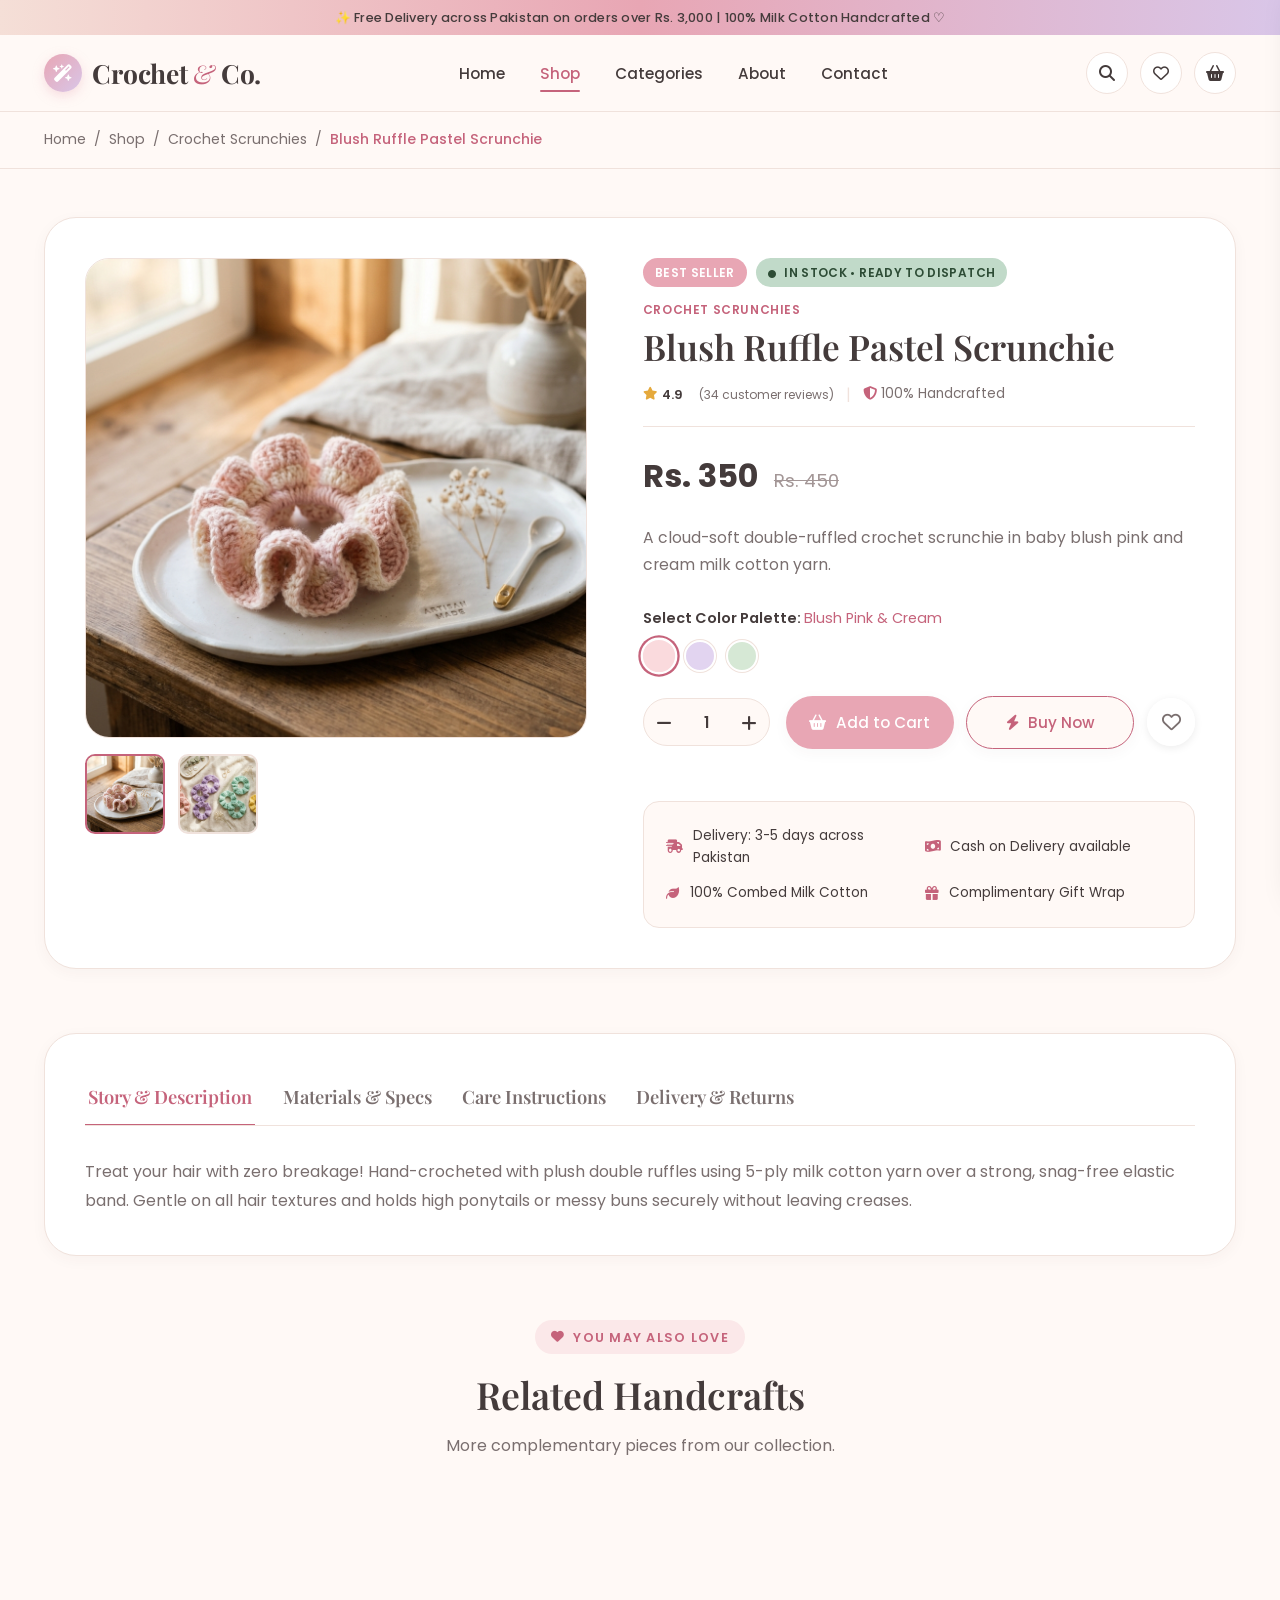
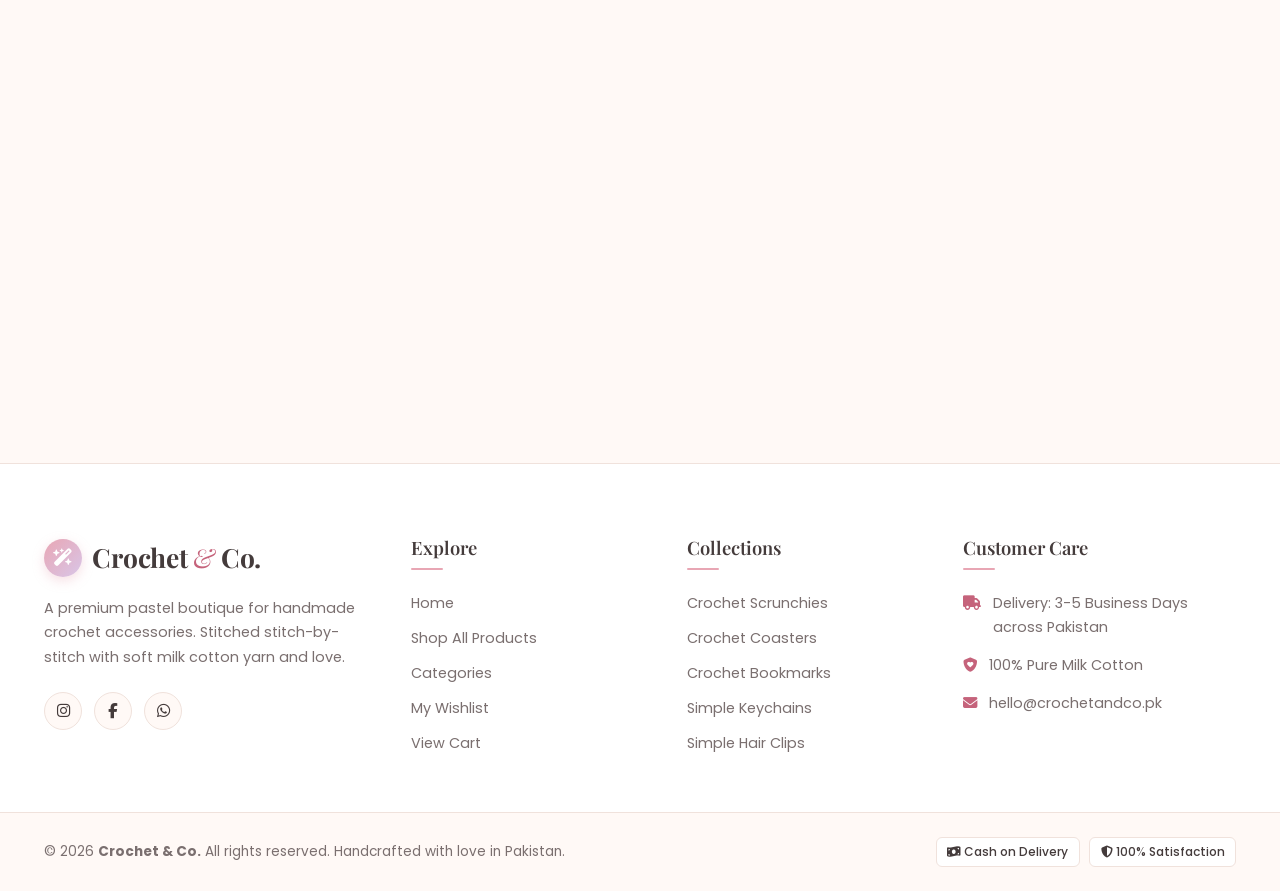
<file: product.html>
<!DOCTYPE html>
<html lang="en">
<head>
  <meta charset="UTF-8">
  <meta name="viewport" content="width=device-width, initial-scale=1.0">
  <title>Product Details | Crochet & Co. Handmade Boutique</title>
  <meta name="description" content="View details, materials, care instructions, and color options for our handmade crochet accessories.">
  
  <link rel="stylesheet" href="https://cdnjs.cloudflare.com/ajax/libs/font-awesome/6.5.1/css/all.min.css">
  <link rel="stylesheet" href="css/style.css">
</head>
<body>

  <!-- Top Announcement Bar -->
  <aside class="top-bar" aria-label="Announcement">
    ✨ Free Delivery across Pakistan on orders over Rs. 3,000 | 100% Milk Cotton Handcrafted ♡
  </aside>

  <!-- Navigation Bar -->
  <header class="site-header">
    <div class="container nav-container">
      <a href="index.html" class="brand-logo">
        <span class="logo-icon"><i class="fa-solid fa-wand-magic-sparkles"></i></span>
        <span>Crochet <span class="amp">&</span> Co.</span>
      </a>

      <nav class="nav-links">
        <a href="index.html" class="nav-link">Home</a>
        <a href="shop.html" class="nav-link active">Shop</a>
        <a href="categories.html" class="nav-link">Categories</a>
        <a href="about.html" class="nav-link">About</a>
        <a href="contact.html" class="nav-link">Contact</a>
      </nav>

      <div class="nav-actions">
        <button type="button" class="nav-btn" onclick="openSearchModal()" title="Search Products" aria-label="Search">
          <i class="fa-solid fa-magnifying-glass"></i>
        </button>
        <a href="wishlist.html" class="nav-btn" title="View Wishlist" aria-label="Wishlist">
          <i class="fa-regular fa-heart"></i>
          <span class="nav-counter wishlist-counter" style="display: none;">0</span>
        </a>
        <a href="cart.html" class="nav-btn" title="Shopping Cart" aria-label="Cart">
          <i class="fa-solid fa-basket-shopping"></i>
          <span class="nav-counter cart-counter" style="display: none;">0</span>
        </a>
        <button type="button" class="menu-toggle" id="mobile-menu-toggle" aria-label="Toggle mobile menu">
          <span></span><span></span><span></span>
        </button>
      </div>
    </div>
  </header>

  <!-- Mobile Drawer -->
  <div class="mobile-overlay" id="mobile-overlay"></div>
  <aside class="mobile-drawer" id="mobile-drawer" aria-label="Mobile Navigation">
    <div class="drawer-header">
      <a href="index.html" class="brand-logo" style="font-size: 1.35rem;">
        <span class="logo-icon" style="width: 32px; height: 32px; font-size: 0.9rem;"><i class="fa-solid fa-wand-magic-sparkles"></i></span>
        <span>Crochet <span class="amp">&</span> Co.</span>
      </a>
      <button type="button" class="drawer-close" id="drawer-close" aria-label="Close menu">
        <i class="fa-solid fa-xmark"></i>
      </button>
    </div>
    <div class="mobile-nav-links">
      <a href="index.html" class="mobile-nav-link">Home <i class="fa-solid fa-chevron-right" style="font-size: 0.8rem;"></i></a>
      <a href="shop.html" class="mobile-nav-link active">Shop Collection <i class="fa-solid fa-chevron-right" style="font-size: 0.8rem;"></i></a>
      <a href="categories.html" class="mobile-nav-link">Browse Categories <i class="fa-solid fa-chevron-right" style="font-size: 0.8rem;"></i></a>
      <a href="wishlist.html" class="mobile-nav-link">My Wishlist <i class="fa-solid fa-chevron-right" style="font-size: 0.8rem;"></i></a>
      <a href="cart.html" class="mobile-nav-link">Shopping Cart <i class="fa-solid fa-chevron-right" style="font-size: 0.8rem;"></i></a>
      <a href="about.html" class="mobile-nav-link">Our Story <i class="fa-solid fa-chevron-right" style="font-size: 0.8rem;"></i></a>
      <a href="contact.html" class="mobile-nav-link">Contact & FAQ <i class="fa-solid fa-chevron-right" style="font-size: 0.8rem;"></i></a>
    </div>
    <div class="drawer-footer">
      <p><i class="fa-solid fa-phone" style="color: var(--color-pink-dark); margin-right: 0.4rem;"></i> WhatsApp: +92 300 1234567</p>
      <p><i class="fa-solid fa-location-dot" style="color: var(--color-pink-dark); margin-right: 0.4rem;"></i> Lahore, Pakistan</p>
    </div>
  </aside>

  <!-- Breadcrumbs Bar -->
  <div style="background: var(--color-warm-cream); border-bottom: 1px solid var(--color-border); padding: 1rem 0;">
    <div class="container">
      <div class="breadcrumbs" style="justify-content: flex-start;" id="product-breadcrumb">
        <a href="index.html">Home</a>
        <span>/</span>
        <a href="shop.html">Shop</a>
        <span>/</span>
        <a href="shop.html" id="bc-category">Category</a>
        <span>/</span>
        <span class="current" id="bc-product-name">Product Name</span>
      </div>
    </div>
  </div>

  <!-- Main Product Detail Section -->
  <main class="section-padding" style="padding-top: 3rem;">
    <div class="container">
      
      <!-- Product Details Card Grid -->
      <div class="product-detail-grid" id="product-detail-wrapper">
        <!-- Left: Gallery -->
        <div class="gallery-wrapper">
          <div class="gallery-main-image">
            <img id="detail-main-img" src="" alt="Crochet Product Preview">
          </div>
          <div class="gallery-thumbs" id="detail-thumbs-list">
            <!-- Thumbnails injected via JS -->
          </div>
        </div>

        <!-- Right: Info -->
        <div class="product-detail-info">
          <div class="detail-badge-row">
            <span class="badge badge-pink" id="detail-badge" style="display: none;"></span>
            <span class="badge badge-sage"><i class="fa-solid fa-circle" style="font-size: 0.5rem; margin-right: 4px;"></i> In Stock • Ready to Dispatch</span>
          </div>

          <span class="product-category" id="detail-category-link">Collection</span>
          <h1 class="detail-title" id="detail-title">Loading Product...</h1>

          <div class="detail-rating-row">
            <div class="product-rating" style="margin-bottom: 0;">
              <i class="fa-solid fa-star"></i>
              <span id="detail-rating-num" style="font-weight: 600; color: var(--color-text-dark);">5.0</span>
            </div>
            <span class="rating-count" id="detail-reviews-num" style="color: var(--color-text-muted);">(42 verified reviews)</span>
            <span style="color: var(--color-border);">|</span>
            <span style="font-size: 0.85rem; color: var(--color-text-muted);"><i class="fa-solid fa-shield-halved" style="color: var(--color-pink-dark);"></i> 100% Handcrafted</span>
          </div>

          <div class="detail-price-row">
            <span class="detail-current-price" id="detail-price">Rs. 0</span>
            <span class="detail-original-price" id="detail-original-price"></span>
          </div>

          <p class="detail-short-desc" id="detail-short-desc"></p>

          <!-- Color Swatches -->
          <div class="option-block">
            <div class="option-title">
              Select Color Palette: <span id="selected-color-name" style="font-weight: 400; color: var(--color-pink-dark);"></span>
            </div>
            <div class="color-swatches" id="detail-color-swatches"></div>
          </div>

          <!-- Quantity & Action Buttons -->
          <div class="action-row">
            <div class="quantity-stepper">
              <button type="button" class="qty-btn" id="btn-qty-minus" aria-label="Decrease quantity">
                <i class="fa-solid fa-minus"></i>
              </button>
              <input type="text" id="detail-qty-input" class="qty-input" value="1" readonly>
              <button type="button" class="qty-btn" id="btn-qty-plus" aria-label="Increase quantity">
                <i class="fa-solid fa-plus"></i>
              </button>
            </div>

            <div class="detail-actions">
              <button type="button" class="btn btn-primary" id="btn-detail-add-cart" style="flex: 1;">
                <i class="fa-solid fa-basket-shopping"></i> Add to Cart
              </button>
              <button type="button" class="btn btn-buy-now" id="btn-detail-buy-now" style="flex: 1;">
                <i class="fa-solid fa-bolt"></i> Buy Now
              </button>
              <button type="button" class="btn-wishlist" id="btn-detail-wishlist" style="position: static; width: 48px; height: 48px; font-size: 1.2rem;" title="Add to Wishlist">
                <i class="fa-regular fa-heart"></i>
              </button>
            </div>
          </div>

          <!-- Guarantees & Perks -->
          <div class="detail-perks">
            <div class="detail-perk">
              <i class="fa-solid fa-truck-fast"></i>
              <span>Delivery: 3-5 days across Pakistan</span>
            </div>
            <div class="detail-perk">
              <i class="fa-solid fa-money-bill-wave"></i>
              <span>Cash on Delivery available</span>
            </div>
            <div class="detail-perk">
              <i class="fa-solid fa-leaf"></i>
              <span>100% Combed Milk Cotton</span>
            </div>
            <div class="detail-perk">
              <i class="fa-solid fa-gift"></i>
              <span>Complimentary Gift Wrap</span>
            </div>
          </div>
        </div>
      </div>

      <!-- Tabbed Information (Description, Materials, Care, Shipping) -->
      <div class="product-tabs-wrapper">
        <div class="tab-nav">
          <button type="button" class="tab-nav-btn active" data-tab="tab-desc">Story & Description</button>
          <button type="button" class="tab-nav-btn" data-tab="tab-materials">Materials & Specs</button>
          <button type="button" class="tab-nav-btn" data-tab="tab-care">Care Instructions</button>
          <button type="button" class="tab-nav-btn" data-tab="tab-shipping">Delivery & Returns</button>
        </div>

        <div class="tab-content active" id="tab-desc">
          <p id="tab-desc-content" style="font-size: 1rem;"></p>
        </div>

        <div class="tab-content" id="tab-materials">
          <div style="display: grid; grid-template-columns: 1fr 1fr; gap: 1.5rem;">
            <div>
              <h4 style="font-size: 1.05rem; margin-bottom: 0.5rem; color: var(--color-text-dark);">Yarn & Hardware:</h4>
              <p id="tab-materials-content"></p>
            </div>
            <div>
              <h4 style="font-size: 1.05rem; margin-bottom: 0.5rem; color: var(--color-text-dark);">Dimensions:</h4>
              <p id="tab-dimensions-content"></p>
            </div>
          </div>
        </div>

        <div class="tab-content" id="tab-care">
          <h4 style="font-size: 1.05rem; margin-bottom: 0.5rem; color: var(--color-text-dark);">How to Preserve Your Handmade Crochet:</h4>
          <p id="tab-care-content"></p>
          <ul style="list-style: disc; margin-left: 1.5rem; margin-top: 0.8rem;">
            <li>Always spot-clean with a damp microfiber cloth and gentle baby shampoo or wool wash.</li>
            <li>Do not bleach, machine wash vigorously, or tumble dry.</li>
            <li>Reshape gently while damp and lay flat in shade to air dry.</li>
          </ul>
        </div>

        <div class="tab-content" id="tab-shipping">
          <h4 style="font-size: 1.05rem; margin-bottom: 0.5rem; color: var(--color-text-dark);">Shipping Across Pakistan:</h4>
          <p>
            Every order is carefully bubble-wrapped inside our signature pastel box with tissue wrap and thank-you card.
          </p>
          <ul style="list-style: disc; margin-left: 1.5rem; margin-top: 0.8rem;">
            <li><strong>Standard Delivery:</strong> 3 to 5 business days via courier (TCS / Trax / Call Courier).</li>
            <li><strong>Delivery Charges:</strong> Flat Rs. 200 anywhere in Pakistan.</li>
            <li><strong>Free Delivery:</strong> On all orders of Rs. 3,000 and above!</li>
            <li><strong>Cash on Delivery (COD):</strong> Pay in cash at your doorstep when your package arrives safely.</li>
          </ul>
        </div>
      </div>

      <!-- Related Products Section -->
      <section style="margin-top: 4rem;">
        <div class="section-header">
          <span class="section-tag"><i class="fa-solid fa-heart"></i> You May Also Love</span>
          <h2 class="section-title">Related Handcrafts</h2>
          <p class="section-desc">More complementary pieces from our collection.</p>
        </div>

        <div class="products-grid" id="related-products-grid">
          <!-- Injected via JavaScript -->
        </div>
      </section>

    </div>
  </main>

  <!-- Footer -->
  <footer class="site-footer">
    <div class="container">
      <div class="footer-grid">
        <div class="footer-col">
          <a href="index.html" class="brand-logo" style="margin-bottom: 1rem;">
            <span class="logo-icon"><i class="fa-solid fa-wand-magic-sparkles"></i></span>
            <span>Crochet <span class="amp">&</span> Co.</span>
          </a>
          <p class="footer-bio">
            A premium pastel boutique for handmade crochet accessories. Stitched stitch-by-stitch with soft milk cotton yarn and love.
          </p>
          <div class="social-links">
            <a href="https://instagram.com" target="_blank" class="social-btn" aria-label="Instagram"><i class="fa-brands fa-instagram"></i></a>
            <a href="https://facebook.com" target="_blank" class="social-btn" aria-label="Facebook"><i class="fa-brands fa-facebook-f"></i></a>
            <a href="https://wa.me/923001234567" target="_blank" class="social-btn" aria-label="WhatsApp"><i class="fa-brands fa-whatsapp"></i></a>
          </div>
        </div>

        <div class="footer-col">
          <h4>Explore</h4>
          <div class="footer-links">
            <a href="index.html">Home</a>
            <a href="shop.html">Shop All Products</a>
            <a href="categories.html">Categories</a>
            <a href="wishlist.html">My Wishlist</a>
            <a href="cart.html">View Cart</a>
          </div>
        </div>

        <div class="footer-col">
          <h4>Collections</h4>
          <div class="footer-links">
            <a href="shop.html?category=scrunchies">Crochet Scrunchies</a>
            <a href="shop.html?category=coasters">Crochet Coasters</a>
            <a href="shop.html?category=bookmarks">Crochet Bookmarks</a>
            <a href="shop.html?category=keychains">Simple Keychains</a>
            <a href="shop.html?category=hair-clips">Simple Hair Clips</a>
          </div>
        </div>

        <div class="footer-col">
          <h4>Customer Care</h4>
          <div class="footer-contact-item">
            <i class="fa-solid fa-truck"></i>
            <span>Delivery: 3-5 Business Days across Pakistan</span>
          </div>
          <div class="footer-contact-item">
            <i class="fa-solid fa-shield-heart"></i>
            <span>100% Pure Milk Cotton</span>
          </div>
          <div class="footer-contact-item">
            <i class="fa-solid fa-envelope"></i>
            <span>hello@crochetandco.pk</span>
          </div>
        </div>
      </div>
    </div>

    <div class="footer-bottom">
      <div class="container footer-bottom-inner">
        <div>© 2026 <strong>Crochet & Co.</strong> All rights reserved. Handcrafted with love in Pakistan.</div>
        <div class="payment-badges">
          <span class="payment-tag"><i class="fa-solid fa-money-bill-wave"></i> Cash on Delivery</span>
          <span class="payment-tag"><i class="fa-solid fa-shield-halved"></i> 100% Satisfaction</span>
        </div>
      </div>
    </div>
  </footer>

  <!-- Scripts -->
  <script src="js/products.js"></script>
  <script src="js/cart.js"></script>
  <script src="js/main.js"></script>
  <script>
    let currentProduct = null;
    let selectedColorName = null;
    let selectedQuantity = 1;

    document.addEventListener('DOMContentLoaded', () => {
      const params = new URLSearchParams(window.location.search);
      const idParam = params.get('id');
      const productId = idParam ? parseInt(idParam, 10) : 1;

      currentProduct = getProductById(productId) || PRODUCTS[0];
      renderProductPage(currentProduct);
      setupTabs();
      setupQuantityButtons();
    });

    function renderProductPage(product) {
      document.title = `${product.name} | Crochet & Co.`;

      // Breadcrumb
      document.getElementById('bc-category').textContent = product.categoryName;
      document.getElementById('bc-category').href = `shop.html?category=${product.category}`;
      document.getElementById('bc-product-name').textContent = product.name;

      // Badges & Titles
      const badgeEl = document.getElementById('detail-badge');
      if (product.badge) {
        badgeEl.textContent = product.badge;
        let badgeClass = 'badge-pink';
        if (product.badge === 'Sale') badgeClass = 'badge-peach';
        if (product.badge === 'Trending') badgeClass = 'badge-lavender';
        if (product.badge === 'Cozy' || product.badge === 'Dainty' || product.badge === 'Aesthetic') badgeClass = 'badge-sage';
        badgeEl.className = `badge ${badgeClass}`;
        badgeEl.style.display = 'inline-block';
      } else {
        badgeEl.style.display = 'none';
      }

      document.getElementById('detail-category-link').textContent = product.categoryName;
      document.getElementById('detail-title').textContent = product.name;
      document.getElementById('detail-rating-num').textContent = product.rating.toFixed(1);
      document.getElementById('detail-reviews-num').textContent = `(${product.reviewsCount} customer reviews)`;
      document.getElementById('detail-price').textContent = formatPrice(product.price);

      const origPriceEl = document.getElementById('detail-original-price');
      if (product.originalPrice) {
        origPriceEl.textContent = formatPrice(product.originalPrice);
        origPriceEl.style.display = 'inline';
      } else {
        origPriceEl.style.display = 'none';
      }

      document.getElementById('detail-short-desc').textContent = product.shortDesc;

      // Gallery Images
      const mainImg = document.getElementById('detail-main-img');
      mainImg.src = getProductMainImage(product);
      mainImg.alt = product.name;

      const thumbsList = document.getElementById('detail-thumbs-list');
      thumbsList.innerHTML = product.images.map((imgSrc, idx) => `
        <div class="gallery-thumb-item ${idx === 0 ? 'active' : ''}" onclick="swapGalleryImage('${imgSrc}', this)">
          <img src="${imgSrc}" alt="${product.name} thumbnail ${idx + 1}">
        </div>
      `).join('');

      // Colors
      const colorContainer = document.getElementById('detail-color-swatches');
      const colorLabel = document.getElementById('selected-color-name');
      if (product.colors && product.colors.length > 0) {
        selectedColorName = product.colors[0].name;
        colorLabel.textContent = selectedColorName;

        colorContainer.innerHTML = product.colors.map((c, idx) => `
          <button type="button" class="color-swatch ${idx === 0 ? 'active' : ''}" 
                  style="background-color: ${c.hex};" 
                  title="${c.name}" 
                  onclick="selectDetailColor('${c.name}', this)"></button>
        `).join('');
      } else {
        selectedColorName = 'Default';
        colorLabel.textContent = 'Standard';
      }

      // Wishlist Button state
      const wishBtn = document.getElementById('btn-detail-wishlist');
      const isWish = isInWishlist(product.id);
      wishBtn.setAttribute('data-wishlist-id', product.id);
      if (isWish) {
        wishBtn.classList.add('active');
        wishBtn.innerHTML = '<i class="fa-solid fa-heart"></i>';
      } else {
        wishBtn.classList.remove('active');
        wishBtn.innerHTML = '<i class="fa-regular fa-heart"></i>';
      }
      wishBtn.onclick = (e) => toggleWishlist(product.id, e);

      // Add to Cart / Buy Now actions
      const addCartBtn = document.getElementById('btn-detail-add-cart');
      addCartBtn.onclick = () => {
        addToCart(product.id, selectedQuantity, selectedColorName);
      };

      const buyNowBtn = document.getElementById('btn-detail-buy-now');
      buyNowBtn.onclick = () => {
        addToCart(product.id, selectedQuantity, selectedColorName, false);
        window.location.href = 'checkout.html';
      };

      // Tabs contents
      document.getElementById('tab-desc-content').textContent = product.description;
      document.getElementById('tab-materials-content').textContent = product.materials;
      document.getElementById('tab-dimensions-content').textContent = product.dimensions;
      document.getElementById('tab-care-content').textContent = product.care;

      // Related Products
      const relatedGrid = document.getElementById('related-products-grid');
      const relatedItems = getRelatedProducts(product.id, 4);
      relatedGrid.innerHTML = relatedItems.map(createProductCardHTML).join('');
    }

    function swapGalleryImage(src, thumbElement) {
      document.getElementById('detail-main-img').src = src;
      document.querySelectorAll('.gallery-thumb-item').forEach(el => el.classList.remove('active'));
      if (thumbElement) thumbElement.classList.add('active');
    }

    function selectDetailColor(name, buttonElement) {
      selectedColorName = name;
      document.getElementById('selected-color-name').textContent = name;
      document.querySelectorAll('#detail-color-swatches .color-swatch').forEach(el => el.classList.remove('active'));
      if (buttonElement) buttonElement.classList.add('active');
    }

    function setupQuantityButtons() {
      const minusBtn = document.getElementById('btn-qty-minus');
      const plusBtn = document.getElementById('btn-qty-plus');
      const input = document.getElementById('detail-qty-input');

      minusBtn.addEventListener('click', () => {
        if (selectedQuantity > 1) {
          selectedQuantity--;
          input.value = selectedQuantity;
        }
      });

      plusBtn.addEventListener('click', () => {
        selectedQuantity++;
        input.value = selectedQuantity;
      });
    }

    function setupTabs() {
      const tabBtns = document.querySelectorAll('.tab-nav-btn');
      const tabContents = document.querySelectorAll('.tab-content');

      tabBtns.forEach(btn => {
        btn.addEventListener('click', () => {
          tabBtns.forEach(b => b.classList.remove('active'));
          tabContents.forEach(c => c.classList.remove('active'));

          btn.classList.add('active');
          const target = btn.getAttribute('data-tab');
          document.getElementById(target)?.classList.add('active');
        });
      });
    }
  </script>
</body>
</html>
</file>
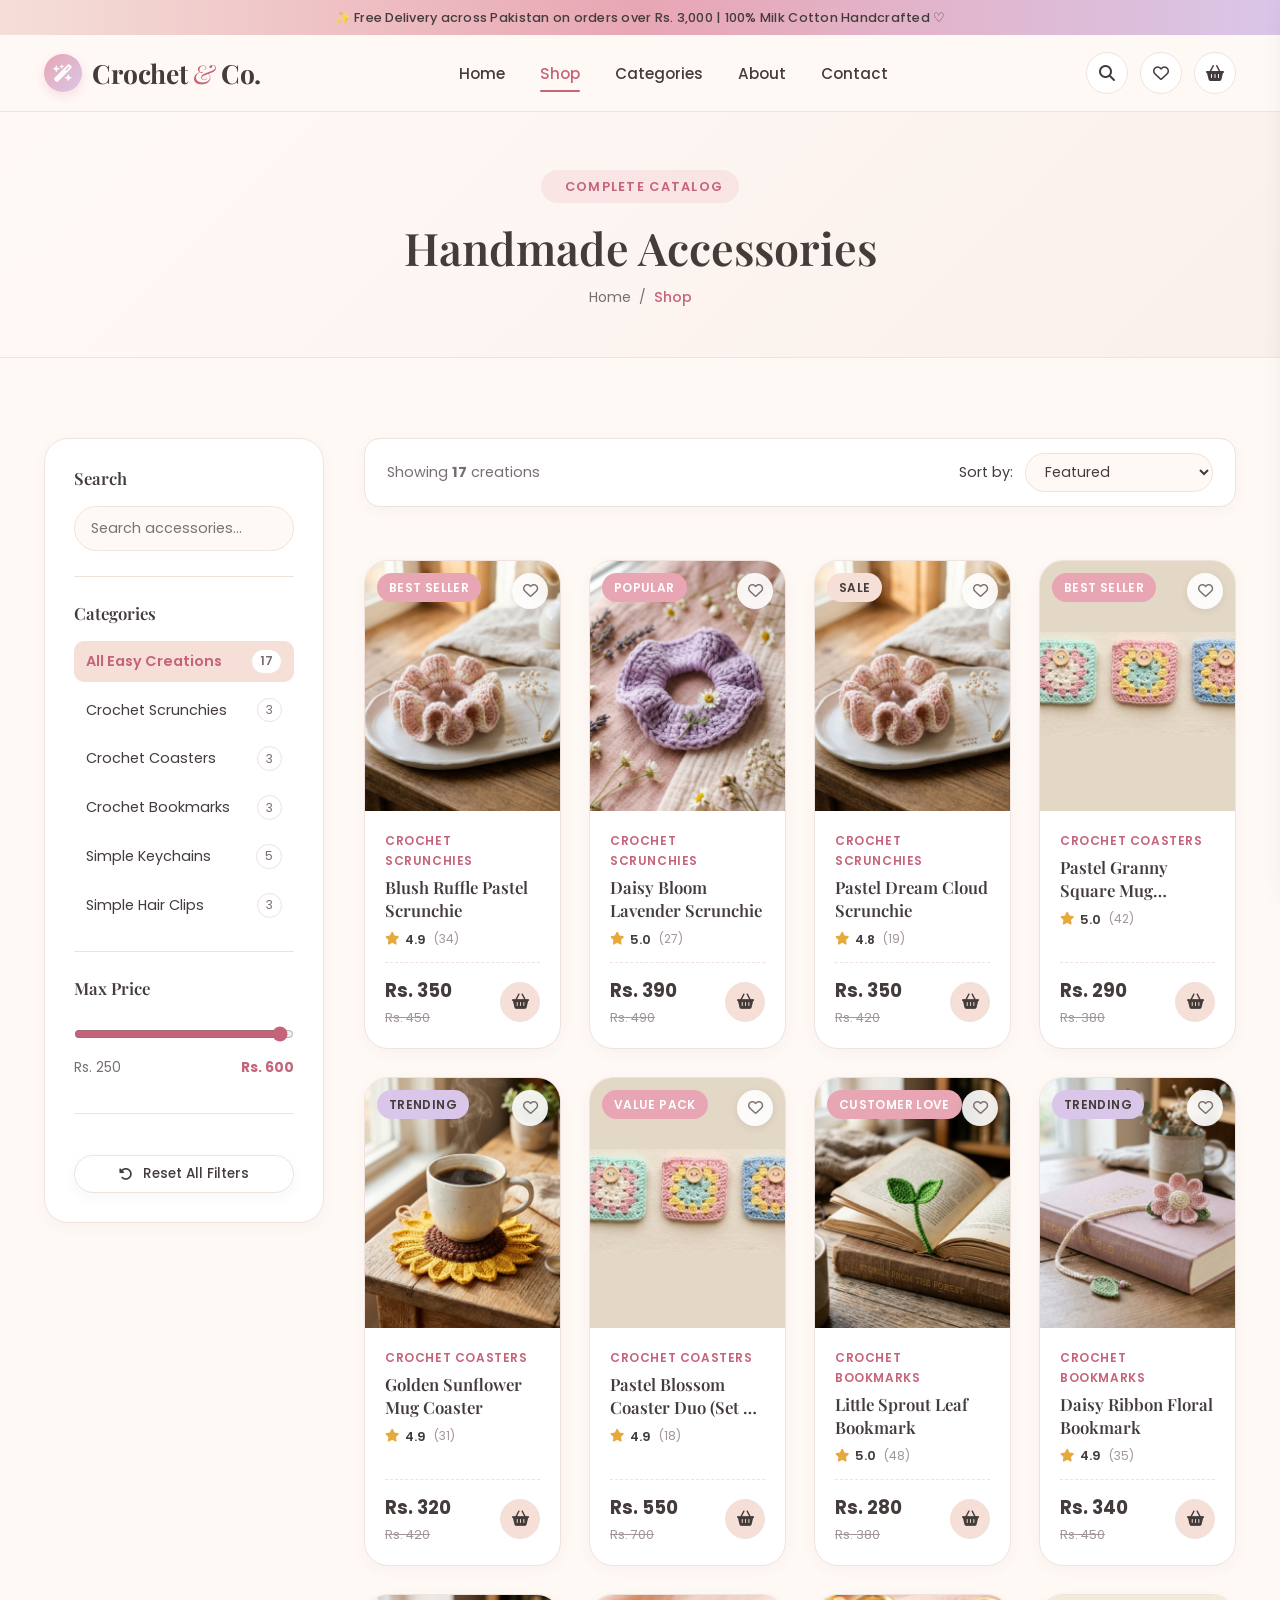
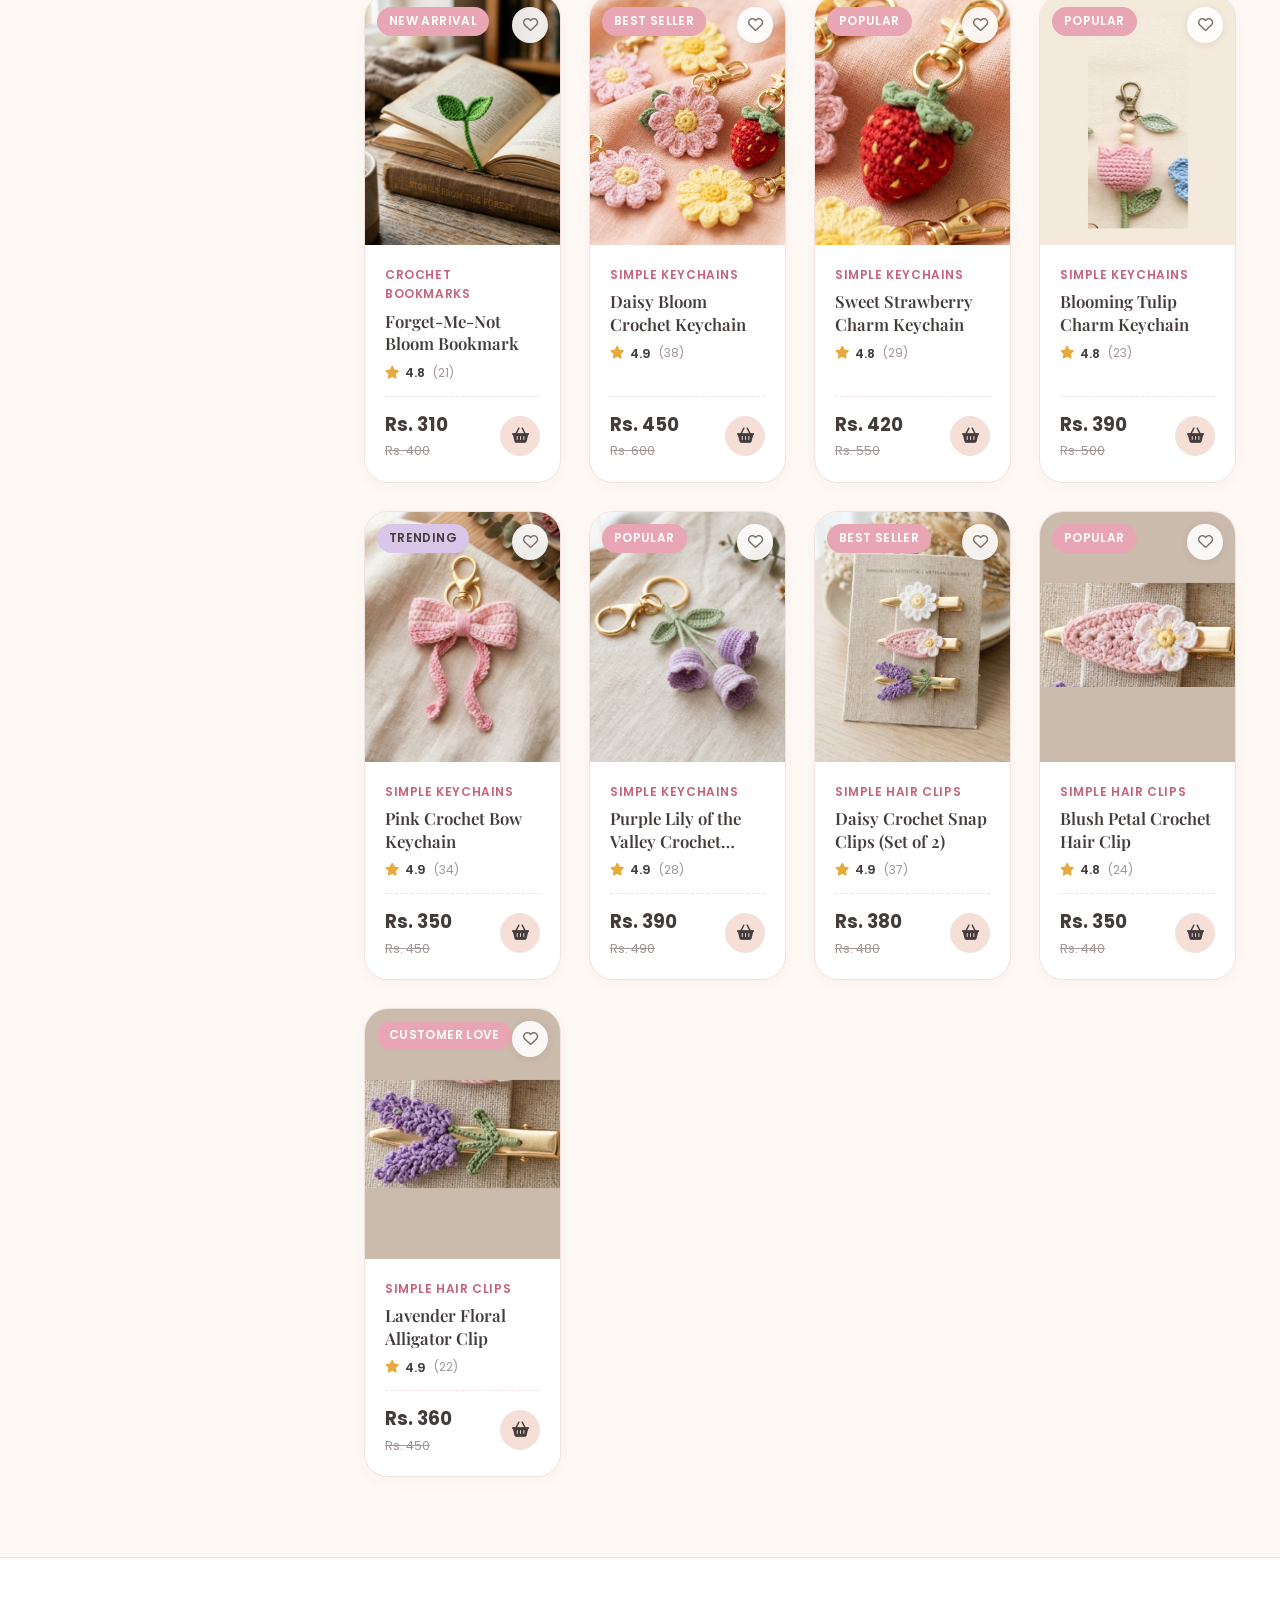
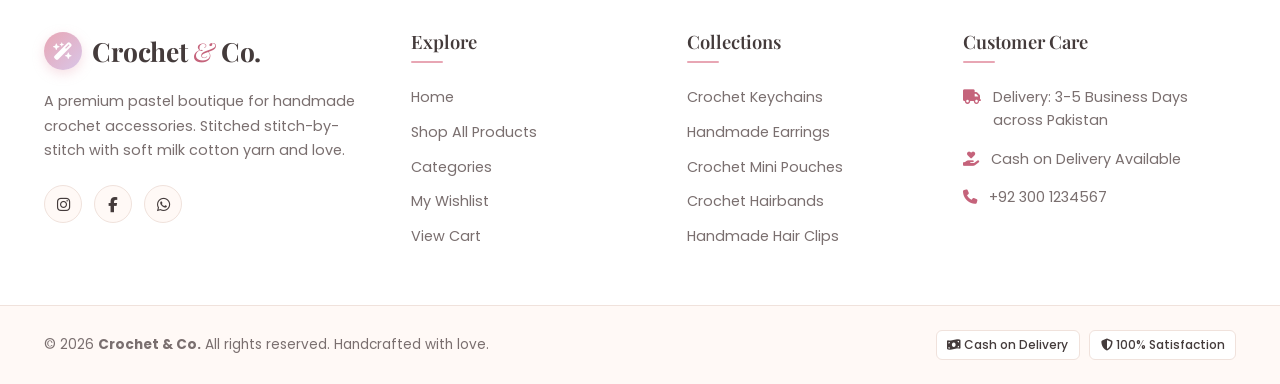
<file: shop.html>
<!DOCTYPE html>
<html lang="en">
<head>
  <meta charset="UTF-8">
  <meta name="viewport" content="width=device-width, initial-scale=1.0">
  <title>Shop All Products | Crochet & Co. Handmade Boutique</title>
  <meta name="description" content="Explore our full collection of handmade crochet keychains, earrings, mini pouches, hairbands, and hair clips. Filter and sort by category and price.">
  
  <link rel="stylesheet" href="https://cdnjs.cloudflare.com/ajax/libs/font-awesome/6.5.1/css/all.min.css">
  <link rel="stylesheet" href="css/style.css">
</head>
<body>

  <!-- Top Announcement Bar -->
  <aside class="top-bar" aria-label="Announcement">
    ✨ Free Delivery across Pakistan on orders over Rs. 3,000 | 100% Milk Cotton Handcrafted ♡
  </aside>

  <!-- Navigation Bar -->
  <header class="site-header">
    <div class="container nav-container">
      <a href="index.html" class="brand-logo">
        <span class="logo-icon"><i class="fa-solid fa-wand-magic-sparkles"></i></span>
        <span>Crochet <span class="amp">&</span> Co.</span>
      </a>

      <nav class="nav-links">
        <a href="index.html" class="nav-link">Home</a>
        <a href="shop.html" class="nav-link active">Shop</a>
        <a href="categories.html" class="nav-link">Categories</a>
        <a href="about.html" class="nav-link">About</a>
        <a href="contact.html" class="nav-link">Contact</a>
      </nav>

      <div class="nav-actions">
        <button type="button" class="nav-btn" onclick="openSearchModal()" title="Search Products" aria-label="Search">
          <i class="fa-solid fa-magnifying-glass"></i>
        </button>
        <a href="wishlist.html" class="nav-btn" title="View Wishlist" aria-label="Wishlist">
          <i class="fa-regular fa-heart"></i>
          <span class="nav-counter wishlist-counter" style="display: none;">0</span>
        </a>
        <a href="cart.html" class="nav-btn" title="Shopping Cart" aria-label="Cart">
          <i class="fa-solid fa-basket-shopping"></i>
          <span class="nav-counter cart-counter" style="display: none;">0</span>
        </a>
        <button type="button" class="menu-toggle" id="mobile-menu-toggle" aria-label="Toggle mobile menu">
          <span></span><span></span><span></span>
        </button>
      </div>
    </div>
  </header>

  <!-- Mobile Drawer -->
  <div class="mobile-overlay" id="mobile-overlay"></div>
  <aside class="mobile-drawer" id="mobile-drawer" aria-label="Mobile Navigation">
    <div class="drawer-header">
      <a href="index.html" class="brand-logo" style="font-size: 1.35rem;">
        <span class="logo-icon" style="width: 32px; height: 32px; font-size: 0.9rem;"><i class="fa-solid fa-wand-magic-sparkles"></i></span>
        <span>Crochet <span class="amp">&</span> Co.</span>
      </a>
      <button type="button" class="drawer-close" id="drawer-close" aria-label="Close menu">
        <i class="fa-solid fa-xmark"></i>
      </button>
    </div>
    <div class="mobile-nav-links">
      <a href="index.html" class="mobile-nav-link">Home <i class="fa-solid fa-chevron-right" style="font-size: 0.8rem;"></i></a>
      <a href="shop.html" class="mobile-nav-link active">Shop Collection <i class="fa-solid fa-chevron-right" style="font-size: 0.8rem;"></i></a>
      <a href="categories.html" class="mobile-nav-link">Browse Categories <i class="fa-solid fa-chevron-right" style="font-size: 0.8rem;"></i></a>
      <a href="wishlist.html" class="mobile-nav-link">My Wishlist <i class="fa-solid fa-chevron-right" style="font-size: 0.8rem;"></i></a>
      <a href="cart.html" class="mobile-nav-link">Shopping Cart <i class="fa-solid fa-chevron-right" style="font-size: 0.8rem;"></i></a>
      <a href="about.html" class="mobile-nav-link">Our Story <i class="fa-solid fa-chevron-right" style="font-size: 0.8rem;"></i></a>
      <a href="contact.html" class="mobile-nav-link">Contact & FAQ <i class="fa-solid fa-chevron-right" style="font-size: 0.8rem;"></i></a>
    </div>
    <div class="drawer-footer">
      <p><i class="fa-solid fa-phone" style="color: var(--color-pink-dark); margin-right: 0.4rem;"></i> WhatsApp: +92 300 1234567</p>
      <p><i class="fa-solid fa-location-dot" style="color: var(--color-pink-dark); margin-right: 0.4rem;"></i> Lahore, Pakistan</p>
    </div>
  </aside>

  <!-- Page Banner -->
  <section class="page-banner">
    <div class="container">
      <span class="section-tag"><i class="fa-solid fa-sparkles"></i> Complete Catalog</span>
      <h1 class="page-title">Handmade Accessories</h1>
      <div class="breadcrumbs">
        <a href="index.html">Home</a>
        <span>/</span>
        <span class="current">Shop</span>
      </div>
    </div>
  </section>

  <!-- Shop Content -->
  <section class="section-padding">
    <div class="container">
      <div class="shop-layout">
        <!-- Sidebar Filters -->
        <aside class="shop-sidebar" aria-label="Filters">
          <!-- Search Block -->
          <div class="filter-block">
            <h4 class="filter-title">Search</h4>
            <div class="filter-search-box">
              <input type="text" id="shop-search-input" class="filter-search-input" placeholder="Search accessories...">
              <button type="button" class="filter-search-btn" id="shop-search-clear" style="display: none;" title="Clear search">
                <i class="fa-solid fa-xmark"></i>
              </button>
            </div>
          </div>

          <!-- Category Filter Block -->
          <div class="filter-block">
            <h4 class="filter-title">Categories</h4>
            <div class="category-filter-list" id="category-filter-group">
              <button type="button" class="category-filter-btn active" data-category="all">
                <span>All Easy Creations</span>
                <span class="cat-badge" id="cat-count-all">17</span>
              </button>
              <button type="button" class="category-filter-btn" data-category="scrunchies">
                <span>Crochet Scrunchies</span>
                <span class="cat-badge">3</span>
              </button>
              <button type="button" class="category-filter-btn" data-category="coasters">
                <span>Crochet Coasters</span>
                <span class="cat-badge">3</span>
              </button>
              <button type="button" class="category-filter-btn" data-category="bookmarks">
                <span>Crochet Bookmarks</span>
                <span class="cat-badge">3</span>
              </button>
              <button type="button" class="category-filter-btn" data-category="keychains">
                <span>Simple Keychains</span>
                <span class="cat-badge">5</span>
              </button>
              <button type="button" class="category-filter-btn" data-category="hair-clips">
                <span>Simple Hair Clips</span>
                <span class="cat-badge">3</span>
              </button>
            </div>
          </div>

          <!-- Price Filter Block -->
          <div class="filter-block">
            <h4 class="filter-title">Max Price</h4>
            <div class="price-slider-wrapper">
              <input type="range" id="price-range" class="price-range-input" min="250" max="600" step="20" value="600">
              <div class="price-range-labels">
                <span>Rs. 250</span>
                <span id="price-range-display" style="font-weight: 700; color: var(--color-pink-dark);">Rs. 600</span>
              </div>
            </div>
          </div>

          <!-- Filter Reset -->
          <button type="button" class="btn btn-secondary btn-sm btn-clear-filters" id="btn-reset-filters">
            <i class="fa-solid fa-rotate-left"></i> Reset All Filters
          </button>
        </aside>

        <!-- Product Grid & Controls -->
        <main>
          <!-- Controls Bar -->
          <div class="shop-controls">
            <div class="results-count" id="shop-results-count">
              Showing <strong>15</strong> creations
            </div>

            <!-- Sort Dropdown -->
            <div class="shop-sort-wrapper">
              <label for="shop-sort-select">Sort by:</label>
              <select id="shop-sort-select" class="shop-sort-select">
                <option value="featured">Featured</option>
                <option value="price-asc">Price: Low to High</option>
                <option value="price-desc">Price: High to Low</option>
                <option value="name-asc">Name: A to Z</option>
                <option value="name-desc">Name: Z to A</option>
                <option value="rating">Highest Rated</option>
              </select>
            </div>
          </div>

          <!-- Active Filter Pills -->
          <div id="active-filter-pills" style="display: flex; gap: 0.5rem; flex-wrap: wrap; margin-bottom: 1.5rem;"></div>

          <!-- Products Grid Container -->
          <div class="products-grid" id="shop-products-grid">
            <!-- Rendered by JavaScript -->
          </div>

          <!-- Empty State -->
          <div class="empty-state" id="shop-empty-state" style="display: none;">
            <div class="empty-state-icon">
              <i class="fa-solid fa-magnifying-glass"></i>
            </div>
            <h3>No Creations Found</h3>
            <p>We couldn't find any crochet accessories matching your active filter criteria.</p>
            <button type="button" class="btn btn-primary" onclick="resetFilters()">
              Clear Filters
            </button>
          </div>
        </main>
      </div>
    </div>
  </section>

  <!-- Footer -->
  <footer class="site-footer">
    <div class="container">
      <div class="footer-grid">
        <div class="footer-col">
          <a href="index.html" class="brand-logo" style="margin-bottom: 1rem;">
            <span class="logo-icon"><i class="fa-solid fa-wand-magic-sparkles"></i></span>
            <span>Crochet <span class="amp">&</span> Co.</span>
          </a>
          <p class="footer-bio">
            A premium pastel boutique for handmade crochet accessories. Stitched stitch-by-stitch with soft milk cotton yarn and love.
          </p>
          <div class="social-links">
            <a href="https://instagram.com" target="_blank" class="social-btn" aria-label="Instagram"><i class="fa-brands fa-instagram"></i></a>
            <a href="https://facebook.com" target="_blank" class="social-btn" aria-label="Facebook"><i class="fa-brands fa-facebook-f"></i></a>
            <a href="https://wa.me/923001234567" target="_blank" class="social-btn" aria-label="WhatsApp"><i class="fa-brands fa-whatsapp"></i></a>
          </div>
        </div>

        <div class="footer-col">
          <h4>Explore</h4>
          <div class="footer-links">
            <a href="index.html">Home</a>
            <a href="shop.html">Shop All Products</a>
            <a href="categories.html">Categories</a>
            <a href="wishlist.html">My Wishlist</a>
            <a href="cart.html">View Cart</a>
          </div>
        </div>

        <div class="footer-col">
          <h4>Collections</h4>
          <div class="footer-links">
            <a href="shop.html?category=keychains">Crochet Keychains</a>
            <a href="shop.html?category=earrings">Handmade Earrings</a>
            <a href="shop.html?category=pouches">Crochet Mini Pouches</a>
            <a href="shop.html?category=hairbands">Crochet Hairbands</a>
            <a href="shop.html?category=hair-clips">Handmade Hair Clips</a>
          </div>
        </div>

        <div class="footer-col">
          <h4>Customer Care</h4>
          <div class="footer-contact-item">
            <i class="fa-solid fa-truck"></i>
            <span>Delivery: 3-5 Business Days across Pakistan</span>
          </div>
          <div class="footer-contact-item">
            <i class="fa-solid fa-hand-holding-heart"></i>
            <span>Cash on Delivery Available</span>
          </div>
          <div class="footer-contact-item">
            <i class="fa-solid fa-phone"></i>
            <span>+92 300 1234567</span>
          </div>
        </div>
      </div>
    </div>

    <div class="footer-bottom">
      <div class="container footer-bottom-inner">
        <div>© 2026 <strong>Crochet & Co.</strong> All rights reserved. Handcrafted with love.</div>
        <div class="payment-badges">
          <span class="payment-tag"><i class="fa-solid fa-money-bill-wave"></i> Cash on Delivery</span>
          <span class="payment-tag"><i class="fa-solid fa-shield-halved"></i> 100% Satisfaction</span>
        </div>
      </div>
    </div>
  </footer>

  <!-- Scripts -->
  <script src="js/products.js"></script>
  <script src="js/cart.js"></script>
  <script src="js/main.js"></script>
  <script>
    // State
    let currentCategory = 'all';
    let currentMaxPrice = 2200;
    let currentSearchTerm = '';
    let currentSort = 'featured';

    document.addEventListener('DOMContentLoaded', () => {
      // Parse URL parameters
      const params = new URLSearchParams(window.location.search);
      const urlCategory = params.get('category');
      const urlSearch = params.get('search');

      if (urlCategory) {
        currentCategory = urlCategory.toLowerCase();
      }

      if (urlSearch) {
        currentSearchTerm = urlSearch;
        const searchInput = document.getElementById('shop-search-input');
        if (searchInput) searchInput.value = urlSearch;
      }

      // Update total count and category counts
      const totalCountEl = document.getElementById('cat-count-all');
      if (totalCountEl) totalCountEl.textContent = PRODUCTS.length;

      document.querySelectorAll('.category-filter-btn').forEach(btn => {
        const cat = btn.getAttribute('data-category');
        const badge = btn.querySelector('.cat-badge');
        if (badge && cat && cat !== 'all') {
          badge.textContent = PRODUCTS.filter(p => p.category === cat).length;
        }
      });

      setupFilterListeners();
      applyFiltersAndSort();
    });

    function setupFilterListeners() {
      // Category buttons
      const catBtns = document.querySelectorAll('.category-filter-btn');
      catBtns.forEach(btn => {
        const cat = btn.getAttribute('data-category');
        if (cat === currentCategory) {
          catBtns.forEach(b => b.classList.remove('active'));
          btn.classList.add('active');
        }
        btn.addEventListener('click', () => {
          catBtns.forEach(b => b.classList.remove('active'));
          btn.classList.add('active');
          currentCategory = cat;
          applyFiltersAndSort();
        });
      });

      // Price slider
      const priceSlider = document.getElementById('price-range');
      const priceDisplay = document.getElementById('price-range-display');
      priceSlider.addEventListener('input', (e) => {
        currentMaxPrice = parseInt(e.target.value, 10);
        priceDisplay.textContent = formatPrice(currentMaxPrice);
        applyFiltersAndSort();
      });

      // Search input
      const searchInput = document.getElementById('shop-search-input');
      const searchClear = document.getElementById('shop-search-clear');
      searchInput.addEventListener('input', (e) => {
        currentSearchTerm = e.target.value.trim();
        searchClear.style.display = currentSearchTerm ? 'block' : 'none';
        applyFiltersAndSort();
      });

      searchClear.addEventListener('click', () => {
        searchInput.value = '';
        currentSearchTerm = '';
        searchClear.style.display = 'none';
        applyFiltersAndSort();
      });

      // Sort select
      const sortSelect = document.getElementById('shop-sort-select');
      sortSelect.addEventListener('change', (e) => {
        currentSort = e.target.value;
        applyFiltersAndSort();
      });

      // Reset button
      const resetBtn = document.getElementById('btn-reset-filters');
      resetBtn.addEventListener('click', resetFilters);
    }

    function resetFilters() {
      currentCategory = 'all';
      currentMaxPrice = 600;
      currentSearchTerm = '';
      currentSort = 'featured';

      document.querySelectorAll('.category-filter-btn').forEach(btn => {
        btn.classList.toggle('active', btn.getAttribute('data-category') === 'all');
      });

      const priceSlider = document.getElementById('price-range');
      const priceDisplay = document.getElementById('price-range-display');
      priceSlider.value = 600;
      priceDisplay.textContent = formatPrice(600);

      const searchInput = document.getElementById('shop-search-input');
      const searchClear = document.getElementById('shop-search-clear');
      searchInput.value = '';
      searchClear.style.display = 'none';

      document.getElementById('shop-sort-select').value = 'featured';

      applyFiltersAndSort();
    }

    function applyFiltersAndSort() {
      let filtered = [...PRODUCTS];

      // Category filter
      if (currentCategory && currentCategory !== 'all') {
        filtered = filtered.filter(p => p.category.toLowerCase() === currentCategory);
      }

      // Max price filter
      filtered = filtered.filter(p => p.price <= currentMaxPrice);

      // Search filter
      if (currentSearchTerm) {
        const query = currentSearchTerm.toLowerCase();
        filtered = filtered.filter(p => 
          p.name.toLowerCase().includes(query) ||
          p.categoryName.toLowerCase().includes(query) ||
          p.shortDesc.toLowerCase().includes(query)
        );
      }

      // Sorting
      if (currentSort === 'price-asc') {
        filtered.sort((a, b) => a.price - b.price);
      } else if (currentSort === 'price-desc') {
        filtered.sort((a, b) => b.price - a.price);
      } else if (currentSort === 'name-asc') {
        filtered.sort((a, b) => a.name.localeCompare(b.name));
      } else if (currentSort === 'name-desc') {
        filtered.sort((a, b) => b.name.localeCompare(a.name));
      } else if (currentSort === 'rating') {
        filtered.sort((a, b) => b.rating - a.rating);
      }

      renderProducts(filtered);
    }

    function renderProducts(items) {
      const container = document.getElementById('shop-products-grid');
      const countEl = document.getElementById('shop-results-count');
      const emptyState = document.getElementById('shop-empty-state');

      countEl.innerHTML = `Showing <strong>${items.length}</strong> creations`;

      if (items.length === 0) {
        container.style.display = 'none';
        emptyState.style.display = 'block';
      } else {
        container.style.display = 'grid';
        emptyState.style.display = 'none';
        container.innerHTML = items.map(createProductCardHTML).join('');
      }

      // Re-trigger observer for fade-in animations
      if (typeof initScrollObserver === 'function') {
        initScrollObserver();
      }
    }
  </script>
</body>
</html>
</file>
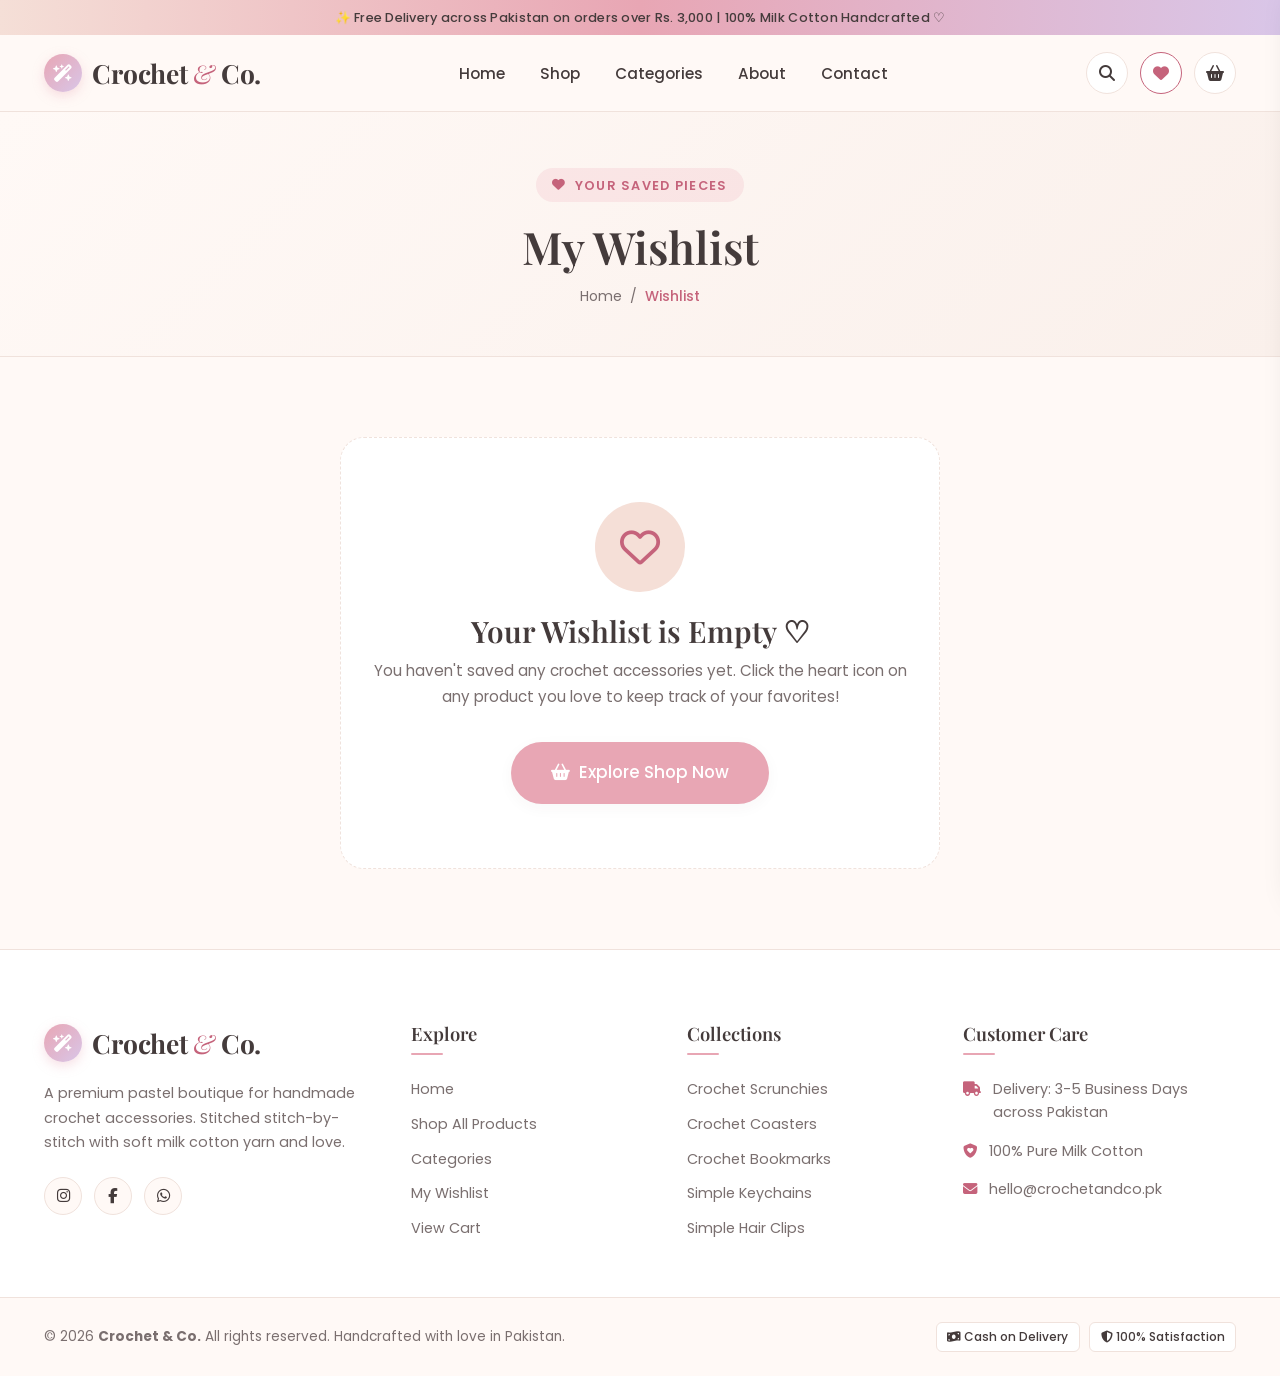
<file: wishlist.html>
<!DOCTYPE html>
<html lang="en">
<head>
  <meta charset="UTF-8">
  <meta name="viewport" content="width=device-width, initial-scale=1.0">
  <title>My Wishlist | Crochet & Co. Handmade Boutique</title>
  <meta name="description" content="View your saved handmade crochet favorites. Move items to your cart or explore more floral designs.">
  
  <link rel="stylesheet" href="https://cdnjs.cloudflare.com/ajax/libs/font-awesome/6.5.1/css/all.min.css">
  <link rel="stylesheet" href="css/style.css">
</head>
<body>

  <!-- Top Announcement Bar -->
  <aside class="top-bar" aria-label="Announcement">
    ✨ Free Delivery across Pakistan on orders over Rs. 3,000 | 100% Milk Cotton Handcrafted ♡
  </aside>

  <!-- Navigation Bar -->
  <header class="site-header">
    <div class="container nav-container">
      <a href="index.html" class="brand-logo">
        <span class="logo-icon"><i class="fa-solid fa-wand-magic-sparkles"></i></span>
        <span>Crochet <span class="amp">&</span> Co.</span>
      </a>

      <nav class="nav-links">
        <a href="index.html" class="nav-link">Home</a>
        <a href="shop.html" class="nav-link">Shop</a>
        <a href="categories.html" class="nav-link">Categories</a>
        <a href="about.html" class="nav-link">About</a>
        <a href="contact.html" class="nav-link">Contact</a>
      </nav>

      <div class="nav-actions">
        <button type="button" class="nav-btn" onclick="openSearchModal()" title="Search Products" aria-label="Search">
          <i class="fa-solid fa-magnifying-glass"></i>
        </button>
        <a href="wishlist.html" class="nav-btn active" title="View Wishlist" aria-label="Wishlist" style="border-color: var(--color-pink-dark); color: var(--color-pink-dark);">
          <i class="fa-solid fa-heart"></i>
          <span class="nav-counter wishlist-counter" style="display: none;">0</span>
        </a>
        <a href="cart.html" class="nav-btn" title="Shopping Cart" aria-label="Cart">
          <i class="fa-solid fa-basket-shopping"></i>
          <span class="nav-counter cart-counter" style="display: none;">0</span>
        </a>
        <button type="button" class="menu-toggle" id="mobile-menu-toggle" aria-label="Toggle mobile menu">
          <span></span><span></span><span></span>
        </button>
      </div>
    </div>
  </header>

  <!-- Mobile Drawer -->
  <div class="mobile-overlay" id="mobile-overlay"></div>
  <aside class="mobile-drawer" id="mobile-drawer" aria-label="Mobile Navigation">
    <div class="drawer-header">
      <a href="index.html" class="brand-logo" style="font-size: 1.35rem;">
        <span class="logo-icon" style="width: 32px; height: 32px; font-size: 0.9rem;"><i class="fa-solid fa-wand-magic-sparkles"></i></span>
        <span>Crochet <span class="amp">&</span> Co.</span>
      </a>
      <button type="button" class="drawer-close" id="drawer-close" aria-label="Close menu">
        <i class="fa-solid fa-xmark"></i>
      </button>
    </div>
    <div class="mobile-nav-links">
      <a href="index.html" class="mobile-nav-link">Home <i class="fa-solid fa-chevron-right" style="font-size: 0.8rem;"></i></a>
      <a href="shop.html" class="mobile-nav-link">Shop Collection <i class="fa-solid fa-chevron-right" style="font-size: 0.8rem;"></i></a>
      <a href="categories.html" class="mobile-nav-link">Browse Categories <i class="fa-solid fa-chevron-right" style="font-size: 0.8rem;"></i></a>
      <a href="wishlist.html" class="mobile-nav-link active">My Wishlist <i class="fa-solid fa-chevron-right" style="font-size: 0.8rem;"></i></a>
      <a href="cart.html" class="mobile-nav-link">Shopping Cart <i class="fa-solid fa-chevron-right" style="font-size: 0.8rem;"></i></a>
      <a href="about.html" class="mobile-nav-link">Our Story <i class="fa-solid fa-chevron-right" style="font-size: 0.8rem;"></i></a>
      <a href="contact.html" class="mobile-nav-link">Contact & FAQ <i class="fa-solid fa-chevron-right" style="font-size: 0.8rem;"></i></a>
    </div>
  </aside>

  <!-- Page Banner -->
  <section class="page-banner">
    <div class="container">
      <span class="section-tag"><i class="fa-solid fa-heart"></i> Your Saved Pieces</span>
      <h1 class="page-title">My Wishlist</h1>
      <div class="breadcrumbs">
        <a href="index.html">Home</a>
        <span>/</span>
        <span class="current">Wishlist</span>
      </div>
    </div>
  </section>

  <!-- Wishlist Content -->
  <main class="section-padding">
    <div class="container">
      
      <!-- Wishlist Product Grid -->
      <div class="products-grid" id="wishlist-grid">
        <!-- Injected via JavaScript -->
      </div>

      <!-- Empty State -->
      <div class="empty-state" id="wishlist-empty-state" style="display: none; max-width: 600px; margin: 0 auto;">
        <div class="empty-state-icon" style="width: 90px; height: 90px; font-size: 2.5rem;">
          <i class="fa-regular fa-heart"></i>
        </div>
        <h2 style="font-size: 1.85rem; margin-bottom: 0.5rem;">Your Wishlist is Empty ♡</h2>
        <p style="color: var(--color-text-muted); line-height: 1.7; margin-bottom: 2rem;">
          You haven't saved any crochet accessories yet. Click the heart icon on any product you love to keep track of your favorites!
        </p>
        <a href="shop.html" class="btn btn-primary btn-lg">
          <i class="fa-solid fa-basket-shopping"></i> Explore Shop Now
        </a>
      </div>

    </div>
  </main>

  <!-- Footer -->
  <footer class="site-footer">
    <div class="container">
      <div class="footer-grid">
        <div class="footer-col">
          <a href="index.html" class="brand-logo" style="margin-bottom: 1rem;">
            <span class="logo-icon"><i class="fa-solid fa-wand-magic-sparkles"></i></span>
            <span>Crochet <span class="amp">&</span> Co.</span>
          </a>
          <p class="footer-bio">
            A premium pastel boutique for handmade crochet accessories. Stitched stitch-by-stitch with soft milk cotton yarn and love.
          </p>
          <div class="social-links">
            <a href="https://instagram.com" target="_blank" class="social-btn" aria-label="Instagram"><i class="fa-brands fa-instagram"></i></a>
            <a href="https://facebook.com" target="_blank" class="social-btn" aria-label="Facebook"><i class="fa-brands fa-facebook-f"></i></a>
            <a href="https://wa.me/923001234567" target="_blank" class="social-btn" aria-label="WhatsApp"><i class="fa-brands fa-whatsapp"></i></a>
          </div>
        </div>

        <div class="footer-col">
          <h4>Explore</h4>
          <div class="footer-links">
            <a href="index.html">Home</a>
            <a href="shop.html">Shop All Products</a>
            <a href="categories.html">Categories</a>
            <a href="wishlist.html">My Wishlist</a>
            <a href="cart.html">View Cart</a>
          </div>
        </div>

        <div class="footer-col">
          <h4>Collections</h4>
          <div class="footer-links">
            <a href="shop.html?category=scrunchies">Crochet Scrunchies</a>
            <a href="shop.html?category=coasters">Crochet Coasters</a>
            <a href="shop.html?category=bookmarks">Crochet Bookmarks</a>
            <a href="shop.html?category=keychains">Simple Keychains</a>
            <a href="shop.html?category=hair-clips">Simple Hair Clips</a>
          </div>
        </div>

        <div class="footer-col">
          <h4>Customer Care</h4>
          <div class="footer-contact-item">
            <i class="fa-solid fa-truck"></i>
            <span>Delivery: 3-5 Business Days across Pakistan</span>
          </div>
          <div class="footer-contact-item">
            <i class="fa-solid fa-shield-heart"></i>
            <span>100% Pure Milk Cotton</span>
          </div>
          <div class="footer-contact-item">
            <i class="fa-solid fa-envelope"></i>
            <span>hello@crochetandco.pk</span>
          </div>
        </div>
      </div>
    </div>

    <div class="footer-bottom">
      <div class="container footer-bottom-inner">
        <div>© 2026 <strong>Crochet & Co.</strong> All rights reserved. Handcrafted with love in Pakistan.</div>
        <div class="payment-badges">
          <span class="payment-tag"><i class="fa-solid fa-money-bill-wave"></i> Cash on Delivery</span>
          <span class="payment-tag"><i class="fa-solid fa-shield-halved"></i> 100% Satisfaction</span>
        </div>
      </div>
    </div>
  </footer>

  <!-- Scripts -->
  <script src="js/products.js"></script>
  <script src="js/cart.js"></script>
  <script src="js/main.js"></script>
  <script>
    document.addEventListener('DOMContentLoaded', () => {
      renderWishlistPage();
    });

    function renderWishlistPage() {
      const container = document.getElementById('wishlist-grid');
      const emptyState = document.getElementById('wishlist-empty-state');
      if (!container) return;

      const wishlistIds = getWishlist();
      const wishlistProducts = wishlistIds.map(id => getProductById(id)).filter(p => p !== null);

      if (wishlistProducts.length === 0) {
        container.style.display = 'none';
        emptyState.style.display = 'block';
      } else {
        container.style.display = 'grid';
        emptyState.style.display = 'none';
        container.innerHTML = wishlistProducts.map(createProductCardHTML).join('');
      }

      if (typeof initScrollObserver === 'function') {
        initScrollObserver();
      }
    }
  </script>
</body>
</html>
</file>
<file: css/style.css>
/* ==========================================================================
   CROCHET & CO. - MAIN STYLESHEET
   Aesthetic Light Pastel E-Commerce Theme
   Colors:
     - Warm Cream: #FFF9F6
     - Soft Pink: #E8A6B4
     - Light Peach: #F5DFD7
     - Lavender: #D9C6E8
     - White: #FFFFFF
     - Dark Brown Text: #443B3B
   Typography:
     - Headings: Playfair Display
     - Body: Poppins
   ========================================================================== */

/* --- GOOGLE FONTS IMPORT --- */
@import url('https://fonts.googleapis.com/css2?family=Playfair+Display:ital,wght@0,400;0,500;0,600;0,700;1,400&family=Poppins:wght@300;400;500;600;700&display=swap');

/* --- CSS VARIABLES --- */
:root {
  --color-warm-cream: #FFF9F6;
  --color-soft-pink: #E8A6B4;
  --color-pink-hover: #D88F9E;
  --color-pink-dark: #C5637B;
  --color-light-peach: #F5DFD7;
  --color-peach-light: #FBF0EB;
  --color-lavender: #D9C6E8;
  --color-lavender-soft: #F0E8F8;
  --color-sage: #C1DAC9;
  --color-white: #FFFFFF;
  --color-text-dark: #443B3B;
  --color-text-muted: #7A6F6F;
  --color-text-light: #A39696;
  --color-border: #F0E2DC;
  --color-border-hover: #E3CAC0;
  --color-accent-gold: #E5A93C;

  /* Typography */
  --font-heading: 'Playfair Display', Georgia, serif;
  --font-body: 'Poppins', -apple-system, BlinkMacSystemFont, 'Segoe UI', Roboto, sans-serif;

  /* Box Shadows */
  --shadow-subtle: 0 4px 15px rgba(68, 59, 59, 0.04);
  --shadow-soft: 0 8px 25px rgba(68, 59, 59, 0.06);
  --shadow-card: 0 10px 30px rgba(232, 166, 180, 0.16);
  --shadow-hover: 0 16px 36px rgba(197, 99, 123, 0.22);
  --shadow-nav: 0 4px 20px rgba(68, 59, 59, 0.05);

  /* Border Radii */
  --radius-xs: 6px;
  --radius-sm: 10px;
  --radius-md: 16px;
  --radius-lg: 24px;
  --radius-xl: 32px;
  --radius-full: 9999px;

  /* Transitions */
  --transition-fast: all 0.2s cubic-bezier(0.25, 0.46, 0.45, 0.94);
  --transition-base: all 0.3s cubic-bezier(0.25, 0.46, 0.45, 0.94);
  --transition-slow: all 0.5s cubic-bezier(0.16, 1, 0.3, 1);

  /* Layout Container */
  --container-max: 1240px;
}

/* --- RESET & BASE STYLES --- */
*, *::before, *::after {
  box-sizing: border-box;
  margin: 0;
  padding: 0;
}

html {
  scroll-behavior: smooth;
  font-size: 16px;
  -webkit-font-smoothing: antialiased;
}

body {
  font-family: var(--font-body);
  font-size: 0.95rem;
  line-height: 1.65;
  color: var(--color-text-dark);
  background-color: var(--color-warm-cream);
  min-height: 100vh;
  display: flex;
  flex-direction: column;
  overflow-x: hidden;
}

img {
  max-width: 100%;
  height: auto;
  display: block;
}

a {
  color: inherit;
  text-decoration: none;
  transition: var(--transition-base);
}

button, input, select, textarea {
  font-family: inherit;
  font-size: inherit;
  color: inherit;
  border: none;
  outline: none;
  background: none;
}

button {
  cursor: pointer;
}

ul, ol {
  list-style: none;
}

/* Headings */
h1, h2, h3, h4, h5, h6 {
  font-family: var(--font-heading);
  font-weight: 600;
  line-height: 1.3;
  color: var(--color-text-dark);
}

/* --- LAYOUT UTILITIES --- */
.container {
  width: 100%;
  max-width: var(--container-max);
  margin-left: auto;
  margin-right: auto;
  padding-left: 1.5rem;
  padding-right: 1.5rem;
}

.section-padding {
  padding-top: 5rem;
  padding-bottom: 5rem;
}

.text-center {
  text-align: center;
}

/* Section Header */
.section-header {
  text-align: center;
  max-width: 650px;
  margin: 0 auto 3.5rem auto;
}

.section-tag {
  display: inline-flex;
  align-items: center;
  gap: 0.5rem;
  font-size: 0.8rem;
  font-weight: 600;
  letter-spacing: 0.1em;
  text-transform: uppercase;
  color: var(--color-pink-dark);
  background: rgba(232, 166, 180, 0.2);
  padding: 0.4rem 1rem;
  border-radius: var(--radius-full);
  margin-bottom: 1rem;
}

.section-title {
  font-size: 2.35rem;
  font-weight: 600;
  color: var(--color-text-dark);
  margin-bottom: 0.85rem;
}

.section-desc {
  color: var(--color-text-muted);
  font-size: 1rem;
  line-height: 1.6;
}

/* --- BUTTONS --- */
.btn {
  display: inline-flex;
  align-items: center;
  justify-content: center;
  gap: 0.6rem;
  padding: 0.85rem 1.85rem;
  font-weight: 500;
  font-size: 0.95rem;
  border-radius: var(--radius-full);
  transition: var(--transition-base);
  cursor: pointer;
  white-space: nowrap;
  position: relative;
  overflow: hidden;
  box-shadow: var(--shadow-subtle);
}

.btn-primary {
  background-color: var(--color-soft-pink);
  color: #FFFFFF;
  border: 1px solid transparent;
}

.btn-primary:hover {
  background-color: var(--color-pink-dark);
  transform: translateY(-2px);
  box-shadow: var(--shadow-hover);
  color: #FFFFFF;
}

.btn-secondary {
  background-color: var(--color-white);
  color: var(--color-text-dark);
  border: 1.5px solid var(--color-border);
}

.btn-secondary:hover {
  background-color: var(--color-light-peach);
  border-color: var(--color-soft-pink);
  color: var(--color-pink-dark);
  transform: translateY(-2px);
}

.btn-outline {
  background-color: transparent;
  color: var(--color-text-dark);
  border: 1.5px solid var(--color-soft-pink);
}

.btn-outline:hover {
  background-color: var(--color-soft-pink);
  color: #FFFFFF;
  transform: translateY(-2px);
}

.btn-sm {
  padding: 0.5rem 1.1rem;
  font-size: 0.85rem;
}

.btn-lg {
  padding: 1rem 2.4rem;
  font-size: 1.05rem;
}

.btn-icon {
  width: 44px;
  height: 44px;
  padding: 0;
  border-radius: var(--radius-full);
}

/* --- BADGES --- */
.badge {
  display: inline-block;
  padding: 0.3rem 0.75rem;
  font-size: 0.75rem;
  font-weight: 600;
  border-radius: var(--radius-full);
  letter-spacing: 0.03em;
  text-transform: uppercase;
}

.badge-pink {
  background: var(--color-soft-pink);
  color: #FFFFFF;
}

.badge-peach {
  background: var(--color-light-peach);
  color: var(--color-text-dark);
}

.badge-lavender {
  background: var(--color-lavender);
  color: var(--color-text-dark);
}

.badge-sage {
  background: var(--color-sage);
  color: #2D4C35;
}

/* ==========================================================================
   NAVIGATION BAR
   ========================================================================== */
.site-header {
  position: sticky;
  top: 0;
  z-index: 1000;
  background-color: rgba(255, 249, 246, 0.96);
  backdrop-filter: blur(12px);
  -webkit-backdrop-filter: blur(12px);
  border-bottom: 1px solid var(--color-border);
  transition: var(--transition-base);
}

.site-header.scrolled {
  box-shadow: var(--shadow-nav);
  background-color: rgba(255, 255, 255, 0.98);
}

/* Top Notification Banner */
.top-bar {
  background: linear-gradient(90deg, #F5DFD7 0%, #E8A6B4 50%, #D9C6E8 100%);
  color: #443B3B;
  font-size: 0.8rem;
  font-weight: 500;
  text-align: center;
  padding: 0.45rem 1rem;
  letter-spacing: 0.02em;
}

.top-bar a {
  text-decoration: underline;
  font-weight: 600;
  margin-left: 0.3rem;
}

/* Main Nav Container */
.nav-container {
  display: flex;
  align-items: center;
  justify-content: space-between;
  height: 76px;
}

/* Brand Logo */
.brand-logo {
  display: flex;
  align-items: center;
  gap: 0.65rem;
  font-family: var(--font-heading);
  font-size: 1.65rem;
  font-weight: 700;
  color: var(--color-text-dark);
  letter-spacing: -0.01em;
}

.brand-logo .logo-icon {
  width: 38px;
  height: 38px;
  background: linear-gradient(135deg, var(--color-soft-pink), var(--color-lavender));
  border-radius: 50%;
  display: flex;
  align-items: center;
  justify-content: center;
  color: #FFFFFF;
  font-size: 1.1rem;
  box-shadow: 0 4px 12px rgba(232, 166, 180, 0.35);
  transition: var(--transition-base);
}

.brand-logo:hover .logo-icon {
  transform: rotate(20deg) scale(1.08);
}

.brand-logo span.amp {
  color: var(--color-pink-dark);
  font-style: italic;
  font-weight: 400;
}

/* Nav Links Desktop */
.nav-links {
  display: flex;
  align-items: center;
  gap: 2.2rem;
}

.nav-link {
  font-size: 0.95rem;
  font-weight: 500;
  color: var(--color-text-dark);
  position: relative;
  padding: 0.4rem 0;
}

.nav-link::after {
  content: '';
  position: absolute;
  bottom: 0;
  left: 0;
  width: 0%;
  height: 2px;
  background-color: var(--color-pink-dark);
  border-radius: var(--radius-full);
  transition: width 0.3s ease;
}

.nav-link:hover,
.nav-link.active {
  color: var(--color-pink-dark);
}

.nav-link:hover::after,
.nav-link.active::after {
  width: 100%;
}

/* Nav Action Icons */
.nav-actions {
  display: flex;
  align-items: center;
  gap: 0.75rem;
}

.nav-btn {
  width: 42px;
  height: 42px;
  border-radius: 50%;
  display: flex;
  align-items: center;
  justify-content: center;
  color: var(--color-text-dark);
  background-color: var(--color-white);
  border: 1px solid var(--color-border);
  transition: var(--transition-base);
  position: relative;
  font-size: 1rem;
}

.nav-btn:hover {
  background-color: var(--color-light-peach);
  border-color: var(--color-soft-pink);
  color: var(--color-pink-dark);
  transform: translateY(-2px);
}

/* Counter Badge */
.nav-counter {
  position: absolute;
  top: -4px;
  right: -4px;
  width: 20px;
  height: 20px;
  background-color: var(--color-pink-dark);
  color: #FFFFFF;
  font-size: 0.7rem;
  font-weight: 600;
  border-radius: 50%;
  display: flex;
  align-items: center;
  justify-content: center;
  border: 2px solid #FFFFFF;
  transition: transform 0.25s cubic-bezier(0.175, 0.885, 0.32, 1.275);
}

.nav-counter.bounce {
  transform: scale(1.35);
}

/* Hamburger Toggle Button */
.menu-toggle {
  display: none;
  flex-direction: column;
  justify-content: center;
  gap: 5px;
  width: 42px;
  height: 42px;
  background: var(--color-white);
  border: 1px solid var(--color-border);
  border-radius: var(--radius-sm);
  padding: 10px;
}

.menu-toggle span {
  display: block;
  height: 2px;
  width: 100%;
  background-color: var(--color-text-dark);
  border-radius: 2px;
  transition: var(--transition-fast);
}

.menu-toggle.active span:nth-child(1) {
  transform: translateY(7px) rotate(45deg);
}

.menu-toggle.active span:nth-child(2) {
  opacity: 0;
}

.menu-toggle.active span:nth-child(3) {
  transform: translateY(-7px) rotate(-45deg);
}

/* Mobile Drawer Overlay */
.mobile-overlay {
  position: fixed;
  top: 0;
  left: 0;
  width: 100%;
  height: 100%;
  background: rgba(68, 59, 59, 0.45);
  backdrop-filter: blur(4px);
  z-index: 1050;
  opacity: 0;
  visibility: hidden;
  transition: var(--transition-base);
}

.mobile-overlay.open {
  opacity: 1;
  visibility: visible;
}

/* Mobile Drawer */
.mobile-drawer {
  position: fixed;
  top: 0;
  right: -320px;
  width: 300px;
  height: 100%;
  background-color: var(--color-warm-cream);
  z-index: 1100;
  padding: 2rem 1.5rem;
  display: flex;
  flex-direction: column;
  box-shadow: -5px 0 30px rgba(0, 0, 0, 0.15);
  transition: right 0.35s cubic-bezier(0.16, 1, 0.3, 1);
  overflow-y: auto;
}

.mobile-drawer.open {
  right: 0;
}

.drawer-header {
  display: flex;
  align-items: center;
  justify-content: space-between;
  padding-bottom: 1.5rem;
  border-bottom: 1px solid var(--color-border);
  margin-bottom: 1.5rem;
}

.drawer-close {
  width: 36px;
  height: 36px;
  border-radius: 50%;
  background: var(--color-white);
  border: 1px solid var(--color-border);
  display: flex;
  align-items: center;
  justify-content: center;
  font-size: 1.1rem;
  color: var(--color-text-dark);
}

.mobile-nav-links {
  display: flex;
  flex-direction: column;
  gap: 1.1rem;
}

.mobile-nav-link {
  font-size: 1.1rem;
  font-weight: 500;
  color: var(--color-text-dark);
  padding: 0.5rem 0;
  display: flex;
  align-items: center;
  justify-content: space-between;
}

.mobile-nav-link.active,
.mobile-nav-link:hover {
  color: var(--color-pink-dark);
  padding-left: 0.5rem;
}

.drawer-footer {
  margin-top: auto;
  padding-top: 2rem;
  border-top: 1px solid var(--color-border);
}

.drawer-footer p {
  font-size: 0.85rem;
  color: var(--color-text-muted);
  margin-bottom: 1rem;
}

/* ==========================================================================
   HERO SECTION
   ========================================================================== */
.hero-section {
  position: relative;
  padding: 4.5rem 0 5.5rem 0;
  overflow: hidden;
  background: radial-gradient(circle at 85% 20%, rgba(217, 198, 232, 0.4) 0%, rgba(255, 249, 246, 0) 60%),
              radial-gradient(circle at 10% 80%, rgba(245, 223, 215, 0.5) 0%, rgba(255, 249, 246, 0) 50%);
}

.hero-grid {
  display: grid;
  grid-template-columns: 1.15fr 0.95fr;
  align-items: center;
  gap: 3.5rem;
}

.hero-badge {
  display: inline-flex;
  align-items: center;
  gap: 0.5rem;
  background: #FFFFFF;
  border: 1px solid var(--color-border);
  padding: 0.45rem 1.1rem;
  border-radius: var(--radius-full);
  font-size: 0.85rem;
  font-weight: 500;
  color: var(--color-pink-dark);
  box-shadow: var(--shadow-subtle);
  margin-bottom: 1.4rem;
}

.hero-title {
  font-size: 3.3rem;
  line-height: 1.18;
  color: var(--color-text-dark);
  margin-bottom: 1.25rem;
  font-weight: 700;
}

.hero-title .highlight {
  color: var(--color-pink-dark);
  position: relative;
  display: inline-block;
}

.hero-title .highlight::after {
  content: '';
  position: absolute;
  bottom: 8px;
  left: 0;
  width: 100%;
  height: 12px;
  background: rgba(232, 166, 180, 0.35);
  z-index: -1;
  border-radius: 4px;
}

.hero-desc {
  font-size: 1.1rem;
  line-height: 1.7;
  color: var(--color-text-muted);
  margin-bottom: 2.2rem;
  max-width: 540px;
}

.hero-actions {
  display: flex;
  align-items: center;
  gap: 1.2rem;
  flex-wrap: wrap;
  margin-bottom: 2.5rem;
}

.hero-trust-bar {
  display: flex;
  align-items: center;
  gap: 2rem;
  padding-top: 1.8rem;
  border-top: 1px solid var(--color-border);
}

.trust-item {
  display: flex;
  align-items: center;
  gap: 0.6rem;
  font-size: 0.85rem;
  color: var(--color-text-dark);
  font-weight: 500;
}

.trust-item i {
  color: var(--color-pink-dark);
  font-size: 1rem;
}

/* Hero Media Card */
.hero-media-wrapper {
  position: relative;
}

.hero-image-card {
  position: relative;
  border-radius: var(--radius-xl);
  overflow: hidden;
  box-shadow: var(--shadow-card);
  border: 8px solid #FFFFFF;
  background: #FFFFFF;
  transform: rotate(1deg);
  transition: transform 0.5s ease;
}

.hero-image-card:hover {
  transform: rotate(0deg) scale(1.02);
}

.hero-image-card img {
  width: 100%;
  height: 480px;
  object-fit: cover;
  display: block;
}

/* Floating Badges */
.floating-badge {
  position: absolute;
  background: rgba(255, 255, 255, 0.95);
  backdrop-filter: blur(8px);
  padding: 0.75rem 1.2rem;
  border-radius: var(--radius-md);
  border: 1px solid var(--color-border);
  box-shadow: var(--shadow-card);
  display: flex;
  align-items: center;
  gap: 0.8rem;
  z-index: 2;
  animation: floatSlow 4s ease-in-out infinite;
}

.floating-badge.badge-top {
  top: 12%;
  left: -25px;
  animation-delay: 0s;
}

.floating-badge.badge-bottom {
  bottom: 8%;
  right: -20px;
  animation-delay: 2s;
}

.floating-badge .badge-icon {
  width: 40px;
  height: 40px;
  border-radius: 50%;
  background: var(--color-light-peach);
  color: var(--color-pink-dark);
  display: flex;
  align-items: center;
  justify-content: center;
  font-size: 1.1rem;
}

.floating-badge .badge-text h5 {
  font-size: 0.85rem;
  margin-bottom: 2px;
}

.floating-badge .badge-text p {
  font-size: 0.75rem;
  color: var(--color-text-muted);
}

@keyframes floatSlow {
  0%, 100% {
    transform: translateY(0px);
  }
  50% {
    transform: translateY(-8px);
  }
}

/* ==========================================================================
   CATEGORY CARDS SECTION
   ========================================================================== */
.categories-grid {
  display: grid;
  grid-template-columns: repeat(5, 1fr);
  gap: 1.5rem;
}

.category-card {
  position: relative;
  background-color: var(--color-white);
  border-radius: var(--radius-lg);
  overflow: hidden;
  box-shadow: var(--shadow-subtle);
  border: 1px solid var(--color-border);
  display: flex;
  flex-direction: column;
  transition: var(--transition-base);
  text-align: center;
}

.category-card:hover {
  transform: translateY(-8px);
  box-shadow: var(--shadow-card);
  border-color: var(--color-soft-pink);
}

.category-thumb {
  position: relative;
  height: 210px;
  overflow: hidden;
  background-color: var(--color-light-peach);
}

.category-thumb img {
  width: 100%;
  height: 100%;
  object-fit: cover;
  transition: transform 0.6s cubic-bezier(0.16, 1, 0.3, 1);
}

.category-card:hover .category-thumb img {
  transform: scale(1.1);
}

.category-overlay {
  position: absolute;
  top: 0;
  left: 0;
  width: 100%;
  height: 100%;
  background: linear-gradient(180deg, rgba(68, 59, 59, 0) 40%, rgba(68, 59, 59, 0.45) 100%);
  opacity: 0.7;
  transition: opacity 0.3s ease;
}

.category-card:hover .category-overlay {
  opacity: 0.85;
}

.category-info {
  padding: 1.25rem 1rem 1.4rem 1rem;
  display: flex;
  flex-direction: column;
  align-items: center;
}

.category-title {
  font-size: 1.1rem;
  font-weight: 600;
  color: var(--color-text-dark);
  margin-bottom: 0.3rem;
  transition: color 0.2s ease;
}

.category-card:hover .category-title {
  color: var(--color-pink-dark);
}

.category-count {
  font-size: 0.8rem;
  color: var(--color-text-muted);
  display: inline-flex;
  align-items: center;
  gap: 0.3rem;
}

/* ==========================================================================
   PRODUCT CARDS & GRIDS
   ========================================================================== */
.products-grid {
  display: grid;
  grid-template-columns: repeat(4, 1fr);
  gap: 1.75rem;
}

.product-card {
  background-color: var(--color-white);
  border-radius: var(--radius-lg);
  overflow: hidden;
  border: 1px solid var(--color-border);
  box-shadow: var(--shadow-subtle);
  display: flex;
  flex-direction: column;
  transition: var(--transition-base);
  position: relative;
}

.product-card:hover {
  transform: translateY(-8px);
  box-shadow: var(--shadow-card);
  border-color: var(--color-soft-pink);
}

/* Product Media */
.product-media {
  position: relative;
  height: 250px;
  overflow: hidden;
  background-color: var(--color-peach-light);
}

.product-media img {
  width: 100%;
  height: 100%;
  object-fit: cover;
  transition: transform 0.6s cubic-bezier(0.16, 1, 0.3, 1);
}

.product-card:hover .product-media img {
  transform: scale(1.08);
}

/* Product Badges */
.product-badge {
  position: absolute;
  top: 12px;
  left: 12px;
  z-index: 2;
}

/* Wishlist Heart Button */
.btn-wishlist {
  position: absolute;
  top: 12px;
  right: 12px;
  width: 36px;
  height: 36px;
  border-radius: 50%;
  background-color: rgba(255, 255, 255, 0.9);
  backdrop-filter: blur(4px);
  display: flex;
  align-items: center;
  justify-content: center;
  color: var(--color-text-muted);
  box-shadow: 0 2px 8px rgba(0, 0, 0, 0.08);
  transition: var(--transition-fast);
  z-index: 2;
}

.btn-wishlist:hover {
  background-color: #FFFFFF;
  color: var(--color-pink-dark);
  transform: scale(1.15);
}

.btn-wishlist.active {
  background-color: var(--color-soft-pink);
  color: #FFFFFF;
}

/* Quick View Overlay */
.quick-view-overlay {
  position: absolute;
  bottom: -45px;
  left: 0;
  width: 100%;
  padding: 0.6rem;
  background: rgba(255, 255, 255, 0.92);
  backdrop-filter: blur(4px);
  display: flex;
  align-items: center;
  justify-content: center;
  transition: bottom 0.3s ease;
  z-index: 2;
}

.product-card:hover .quick-view-overlay {
  bottom: 0;
}

.btn-quick-view {
  font-size: 0.85rem;
  font-weight: 500;
  color: var(--color-text-dark);
  display: inline-flex;
  align-items: center;
  gap: 0.4rem;
  transition: color 0.2s ease;
}

.btn-quick-view:hover {
  color: var(--color-pink-dark);
}

/* Product Content */
.product-content {
  padding: 1.25rem;
  display: flex;
  flex-direction: column;
  flex-grow: 1;
}

.product-category {
  font-size: 0.75rem;
  text-transform: uppercase;
  letter-spacing: 0.05em;
  font-weight: 600;
  color: var(--color-pink-dark);
  margin-bottom: 0.35rem;
}

.product-name {
  font-family: var(--font-heading);
  font-size: 1.05rem;
  font-weight: 600;
  color: var(--color-text-dark);
  line-height: 1.35;
  margin-bottom: 0.45rem;
  display: -webkit-box;
  -webkit-line-clamp: 2;
  -webkit-box-orient: vertical;
  overflow: hidden;
  min-height: 2.7rem;
}

.product-name a:hover {
  color: var(--color-pink-dark);
}

/* Rating Stars */
.product-rating {
  display: flex;
  align-items: center;
  gap: 0.35rem;
  font-size: 0.8rem;
  color: var(--color-accent-gold);
  margin-bottom: 0.8rem;
}

.rating-count {
  color: var(--color-text-light);
  font-size: 0.75rem;
  margin-left: 0.2rem;
}

/* Product Pricing & Cart Row */
.product-bottom {
  display: flex;
  align-items: center;
  justify-content: space-between;
  margin-top: auto;
  padding-top: 0.8rem;
  border-top: 1px dashed var(--color-border);
}

.product-price {
  display: flex;
  flex-direction: column;
}

.current-price {
  font-size: 1.15rem;
  font-weight: 700;
  color: var(--color-text-dark);
  font-family: var(--font-body);
}

.original-price {
  font-size: 0.8rem;
  color: var(--color-text-light);
  text-decoration: line-through;
}

.btn-add-cart {
  width: 40px;
  height: 40px;
  border-radius: 50%;
  background-color: var(--color-light-peach);
  color: var(--color-text-dark);
  border: 1px solid var(--color-border);
  display: flex;
  align-items: center;
  justify-content: center;
  font-size: 0.95rem;
  transition: var(--transition-base);
}

.btn-add-cart:hover {
  background-color: var(--color-pink-dark);
  color: #FFFFFF;
  border-color: var(--color-pink-dark);
  transform: scale(1.1);
  box-shadow: 0 4px 12px rgba(197, 99, 123, 0.3);
}

/* ==========================================================================
   FEATURES / WHY CHOOSE HANDMADE
   ========================================================================== */
.features-section {
  background-color: var(--color-white);
  border-top: 1px solid var(--color-border);
  border-bottom: 1px solid var(--color-border);
}

.features-grid {
  display: grid;
  grid-template-columns: repeat(4, 1fr);
  gap: 2rem;
}

.feature-box {
  text-align: center;
  padding: 2.2rem 1.5rem;
  border-radius: var(--radius-lg);
  background-color: var(--color-warm-cream);
  border: 1px solid var(--color-border);
  transition: var(--transition-base);
}

.feature-box:hover {
  transform: translateY(-6px);
  box-shadow: var(--shadow-card);
  border-color: var(--color-soft-pink);
}

.feature-icon-wrapper {
  width: 64px;
  height: 64px;
  margin: 0 auto 1.25rem auto;
  border-radius: 50%;
  background: linear-gradient(135deg, var(--color-light-peach), var(--color-soft-pink));
  display: flex;
  align-items: center;
  justify-content: center;
  color: var(--color-white);
  font-size: 1.5rem;
  box-shadow: 0 6px 16px rgba(232, 166, 180, 0.35);
}

.feature-box h4 {
  font-size: 1.15rem;
  margin-bottom: 0.5rem;
}

.feature-box p {
  color: var(--color-text-muted);
  font-size: 0.88rem;
  line-height: 1.55;
}

/* ==========================================================================
   STORY TEASER SECTION
   ========================================================================== */
.story-section {
  background: linear-gradient(135deg, #FFF9F6 0%, #FAF0EB 100%);
}

.story-grid {
  display: grid;
  grid-template-columns: 1fr 1fr;
  align-items: center;
  gap: 4rem;
}

.story-images {
  position: relative;
}

.story-img-main {
  border-radius: var(--radius-xl);
  overflow: hidden;
  box-shadow: var(--shadow-card);
  border: 8px solid #FFFFFF;
}

.story-img-main img {
  width: 100%;
  height: 440px;
  object-fit: cover;
}

.story-card-overlay {
  position: absolute;
  bottom: -25px;
  right: -20px;
  background: #FFFFFF;
  padding: 1.5rem 1.8rem;
  border-radius: var(--radius-lg);
  box-shadow: var(--shadow-card);
  border: 1px solid var(--color-border);
  max-width: 250px;
  text-align: center;
}

.story-card-overlay .stat-number {
  font-family: var(--font-heading);
  font-size: 2.2rem;
  font-weight: 700;
  color: var(--color-pink-dark);
  line-height: 1;
  margin-bottom: 0.3rem;
}

.story-card-overlay .stat-label {
  font-size: 0.85rem;
  color: var(--color-text-muted);
}

.story-content h2 {
  font-size: 2.4rem;
  margin-bottom: 1.25rem;
}

.story-content p {
  color: var(--color-text-muted);
  margin-bottom: 1.2rem;
  line-height: 1.7;
}

.story-perks {
  display: grid;
  grid-template-columns: 1fr 1fr;
  gap: 1rem;
  margin: 1.8rem 0 2.2rem 0;
}

.story-perk-item {
  display: flex;
  align-items: center;
  gap: 0.6rem;
  font-size: 0.9rem;
  font-weight: 500;
  color: var(--color-text-dark);
}

.story-perk-item i {
  color: var(--color-pink-dark);
}

/* ==========================================================================
   CUSTOMER REVIEWS
   ========================================================================== */
.reviews-grid {
  display: grid;
  grid-template-columns: repeat(3, 1fr);
  gap: 2rem;
}

.review-card {
  background: #FFFFFF;
  padding: 2.2rem;
  border-radius: var(--radius-lg);
  border: 1px solid var(--color-border);
  box-shadow: var(--shadow-subtle);
  display: flex;
  flex-direction: column;
  transition: var(--transition-base);
  position: relative;
}

.review-card:hover {
  transform: translateY(-6px);
  box-shadow: var(--shadow-card);
  border-color: var(--color-soft-pink);
}

.review-quote-icon {
  font-size: 2.5rem;
  color: var(--color-light-peach);
  line-height: 1;
  margin-bottom: 1rem;
}

.review-stars {
  color: var(--color-accent-gold);
  font-size: 0.85rem;
  margin-bottom: 1rem;
}

.review-text {
  font-size: 0.95rem;
  color: var(--color-text-dark);
  font-style: italic;
  line-height: 1.65;
  margin-bottom: 1.5rem;
  flex-grow: 1;
}

.reviewer-meta {
  display: flex;
  align-items: center;
  gap: 0.9rem;
  padding-top: 1rem;
  border-top: 1px solid var(--color-border);
}

.reviewer-avatar {
  width: 44px;
  height: 44px;
  border-radius: 50%;
  background: var(--color-light-peach);
  color: var(--color-pink-dark);
  display: flex;
  align-items: center;
  justify-content: center;
  font-weight: 600;
  font-size: 1rem;
  border: 2px solid #FFFFFF;
  box-shadow: var(--shadow-subtle);
}

.reviewer-info h5 {
  font-size: 0.95rem;
  margin-bottom: 0.15rem;
}

.reviewer-info p {
  font-size: 0.75rem;
  color: var(--color-text-light);
}

/* ==========================================================================
   INSTAGRAM GALLERY
   ========================================================================== */
.instagram-section {
  padding-bottom: 0;
}

.instagram-banner {
  text-align: center;
  margin-bottom: 2.5rem;
}

.instagram-banner .handle {
  font-family: var(--font-heading);
  font-size: 1.8rem;
  font-weight: 600;
  color: var(--color-pink-dark);
  display: inline-flex;
  align-items: center;
  gap: 0.5rem;
}

.instagram-grid {
  display: grid;
  grid-template-columns: repeat(6, 1fr);
  gap: 0;
  width: 100%;
}

.instagram-item {
  position: relative;
  height: 220px;
  overflow: hidden;
}

.instagram-item img {
  width: 100%;
  height: 100%;
  object-fit: cover;
  transition: transform 0.6s ease;
}

.instagram-overlay {
  position: absolute;
  top: 0;
  left: 0;
  width: 100%;
  height: 100%;
  background: rgba(232, 166, 180, 0.7);
  display: flex;
  align-items: center;
  justify-content: center;
  color: #FFFFFF;
  font-size: 1.6rem;
  opacity: 0;
  transition: opacity 0.3s ease;
}

.instagram-item:hover img {
  transform: scale(1.12);
}

.instagram-item:hover .instagram-overlay {
  opacity: 1;
}

/* ==========================================================================
   NEWSLETTER
   ========================================================================== */
.newsletter-card {
  background: linear-gradient(135deg, var(--color-light-peach) 0%, var(--color-lavender-soft) 100%);
  border-radius: var(--radius-xl);
  padding: 3.5rem 2rem;
  text-align: center;
  max-width: 820px;
  margin: 0 auto;
  border: 1px solid #FFFFFF;
  box-shadow: var(--shadow-card);
  position: relative;
  overflow: hidden;
}

.newsletter-card h3 {
  font-size: 2.2rem;
  margin-bottom: 0.75rem;
}

.newsletter-card p {
  color: var(--color-text-muted);
  max-width: 500px;
  margin: 0 auto 1.8rem auto;
}

.newsletter-form {
  display: flex;
  align-items: center;
  justify-content: center;
  gap: 0.75rem;
  max-width: 500px;
  margin: 0 auto;
  flex-wrap: wrap;
}

.newsletter-input {
  flex: 1;
  min-width: 260px;
  background: #FFFFFF;
  padding: 0.85rem 1.4rem;
  border-radius: var(--radius-full);
  border: 1px solid var(--color-border);
  font-size: 0.95rem;
  transition: var(--transition-base);
}

.newsletter-input:focus {
  border-color: var(--color-soft-pink);
  box-shadow: 0 0 0 3px rgba(232, 166, 180, 0.25);
}

/* ==========================================================================
   FOOTER
   ========================================================================== */
.site-footer {
  background-color: #FFFFFF;
  border-top: 1px solid var(--color-border);
  padding-top: 4.5rem;
  margin-top: auto;
}

.footer-grid {
  display: grid;
  grid-template-columns: 1.4fr 1fr 1fr 1.2fr;
  gap: 3rem;
  padding-bottom: 3.5rem;
}

.footer-col h4 {
  font-size: 1.15rem;
  margin-bottom: 1.4rem;
  position: relative;
  padding-bottom: 0.6rem;
}

.footer-col h4::after {
  content: '';
  position: absolute;
  bottom: 0;
  left: 0;
  width: 32px;
  height: 2px;
  background-color: var(--color-soft-pink);
  border-radius: 2px;
}

.footer-bio {
  color: var(--color-text-muted);
  font-size: 0.9rem;
  line-height: 1.7;
  margin-top: 1rem;
  margin-bottom: 1.4rem;
  max-width: 320px;
}

.social-links {
  display: flex;
  align-items: center;
  gap: 0.75rem;
}

.social-btn {
  width: 38px;
  height: 38px;
  border-radius: 50%;
  background: var(--color-warm-cream);
  border: 1px solid var(--color-border);
  color: var(--color-text-dark);
  display: flex;
  align-items: center;
  justify-content: center;
  transition: var(--transition-base);
}

.social-btn:hover {
  background-color: var(--color-soft-pink);
  color: #FFFFFF;
  border-color: var(--color-soft-pink);
  transform: translateY(-3px);
}

.footer-links {
  display: flex;
  flex-direction: column;
  gap: 0.7rem;
}

.footer-links a {
  font-size: 0.9rem;
  color: var(--color-text-muted);
  transition: var(--transition-fast);
  display: inline-flex;
  align-items: center;
  gap: 0.4rem;
}

.footer-links a:hover {
  color: var(--color-pink-dark);
  transform: translateX(4px);
}

.footer-contact-item {
  display: flex;
  align-items: flex-start;
  gap: 0.8rem;
  margin-bottom: 0.9rem;
  font-size: 0.9rem;
  color: var(--color-text-muted);
}

.footer-contact-item i {
  color: var(--color-pink-dark);
  margin-top: 4px;
}

.footer-bottom {
  border-top: 1px solid var(--color-border);
  padding: 1.5rem 0;
  background-color: var(--color-warm-cream);
  font-size: 0.85rem;
  color: var(--color-text-muted);
}

.footer-bottom-inner {
  display: flex;
  align-items: center;
  justify-content: space-between;
  flex-wrap: wrap;
  gap: 1rem;
}

.payment-badges {
  display: flex;
  align-items: center;
  gap: 0.6rem;
}

.payment-tag {
  background: #FFFFFF;
  border: 1px solid var(--color-border);
  padding: 0.25rem 0.65rem;
  border-radius: var(--radius-xs);
  font-size: 0.75rem;
  font-weight: 500;
  color: var(--color-text-dark);
}

/* ==========================================================================
   PAGE HERO / BANNER (FOR INNER PAGES)
   ========================================================================== */
.page-banner {
  background: linear-gradient(135deg, #FFF9F6 0%, #FAF0EB 100%);
  padding: 3.5rem 0 3rem 0;
  text-align: center;
  border-bottom: 1px solid var(--color-border);
  position: relative;
  overflow: hidden;
}

.page-title {
  font-size: 2.8rem;
  margin-bottom: 0.5rem;
}

.breadcrumbs {
  display: flex;
  align-items: center;
  justify-content: center;
  gap: 0.5rem;
  font-size: 0.88rem;
  color: var(--color-text-muted);
}

.breadcrumbs a:hover {
  color: var(--color-pink-dark);
}

.breadcrumbs span.current {
  color: var(--color-pink-dark);
  font-weight: 500;
}

/* ==========================================================================
   SHOP PAGE STYLES
   ========================================================================== */
.shop-layout {
  display: grid;
  grid-template-columns: 280px 1fr;
  gap: 2.5rem;
  align-items: flex-start;
}

/* Shop Sidebar Filters */
.shop-sidebar {
  background: #FFFFFF;
  border: 1px solid var(--color-border);
  border-radius: var(--radius-lg);
  padding: 1.8rem;
  box-shadow: var(--shadow-subtle);
  position: sticky;
  top: 100px;
}

.filter-block {
  padding-bottom: 1.6rem;
  margin-bottom: 1.6rem;
  border-bottom: 1px solid var(--color-border);
}

.filter-block:last-child {
  border-bottom: none;
  padding-bottom: 0;
  margin-bottom: 0;
}

.filter-title {
  font-size: 1.05rem;
  margin-bottom: 1rem;
  font-weight: 600;
  display: flex;
  align-items: center;
  justify-content: space-between;
}

/* Filter Search */
.filter-search-box {
  position: relative;
}

.filter-search-input {
  width: 100%;
  padding: 0.7rem 2.2rem 0.7rem 1rem;
  border: 1px solid var(--color-border);
  border-radius: var(--radius-full);
  font-size: 0.9rem;
  background-color: var(--color-warm-cream);
  transition: var(--transition-base);
}

.filter-search-input:focus {
  border-color: var(--color-soft-pink);
  background-color: #FFFFFF;
}

.filter-search-btn {
  position: absolute;
  right: 12px;
  top: 50%;
  transform: translateY(-50%);
  color: var(--color-text-muted);
}

/* Category Filter List */
.category-filter-list {
  display: flex;
  flex-direction: column;
  gap: 0.5rem;
}

.category-filter-btn {
  display: flex;
  align-items: center;
  justify-content: space-between;
  padding: 0.5rem 0.75rem;
  border-radius: var(--radius-sm);
  font-size: 0.9rem;
  color: var(--color-text-dark);
  text-align: left;
  transition: var(--transition-fast);
}

.category-filter-btn:hover {
  background-color: var(--color-warm-cream);
  color: var(--color-pink-dark);
}

.category-filter-btn.active {
  background-color: var(--color-light-peach);
  color: var(--color-pink-dark);
  font-weight: 600;
}

.category-filter-btn .cat-badge {
  font-size: 0.75rem;
  background: #FFFFFF;
  border: 1px solid var(--color-border);
  padding: 0.15rem 0.5rem;
  border-radius: var(--radius-full);
  color: var(--color-text-muted);
}

/* Price Filter Range */
.price-slider-wrapper {
  padding: 0.5rem 0;
}

.price-range-input {
  width: 100%;
  accent-color: var(--color-pink-dark);
  cursor: pointer;
}

.price-range-labels {
  display: flex;
  align-items: center;
  justify-content: space-between;
  font-size: 0.85rem;
  color: var(--color-text-muted);
  margin-top: 0.5rem;
}

/* Clear Filters Button */
.btn-clear-filters {
  width: 100%;
  margin-top: 1rem;
}

/* Shop Controls Bar */
.shop-controls {
  display: flex;
  align-items: center;
  justify-content: space-between;
  background: #FFFFFF;
  border: 1px solid var(--color-border);
  border-radius: var(--radius-md);
  padding: 0.9rem 1.4rem;
  margin-bottom: 1.8rem;
  box-shadow: var(--shadow-subtle);
  flex-wrap: wrap;
  gap: 1rem;
}

.results-count {
  font-size: 0.9rem;
  color: var(--color-text-muted);
}

.shop-sort-wrapper {
  display: flex;
  align-items: center;
  gap: 0.75rem;
  font-size: 0.9rem;
}

.shop-sort-select {
  padding: 0.45rem 1.8rem 0.45rem 0.9rem;
  border: 1px solid var(--color-border);
  border-radius: var(--radius-full);
  background-color: var(--color-warm-cream);
  font-size: 0.88rem;
  cursor: pointer;
}

/* Empty State */
.empty-state {
  text-align: center;
  padding: 4rem 2rem;
  background: #FFFFFF;
  border-radius: var(--radius-lg);
  border: 1px dashed var(--color-border);
  grid-column: 1 / -1;
}

.empty-state-icon {
  width: 72px;
  height: 72px;
  margin: 0 auto 1.25rem auto;
  border-radius: 50%;
  background: var(--color-light-peach);
  color: var(--color-pink-dark);
  display: flex;
  align-items: center;
  justify-content: center;
  font-size: 1.8rem;
}

.empty-state h3 {
  font-size: 1.5rem;
  margin-bottom: 0.5rem;
}

.empty-state p {
  color: var(--color-text-muted);
  margin-bottom: 1.5rem;
}

/* ==========================================================================
   PRODUCT DETAILS PAGE
   ========================================================================== */
.product-detail-grid {
  display: grid;
  grid-template-columns: 1fr 1.1fr;
  gap: 3.5rem;
  align-items: flex-start;
  background: #FFFFFF;
  padding: 2.5rem;
  border-radius: var(--radius-xl);
  border: 1px solid var(--color-border);
  box-shadow: var(--shadow-subtle);
  margin-bottom: 4rem;
}

/* Product Gallery */
.gallery-wrapper {
  display: flex;
  flex-direction: column;
  gap: 1rem;
}

.gallery-main-image {
  position: relative;
  height: 480px;
  border-radius: var(--radius-lg);
  overflow: hidden;
  background-color: var(--color-peach-light);
  border: 1px solid var(--color-border);
}

.gallery-main-image img {
  width: 100%;
  height: 100%;
  object-fit: cover;
  transition: transform 0.4s ease;
}

.gallery-main-image:hover img {
  transform: scale(1.05);
}

.gallery-thumbs {
  display: flex;
  gap: 0.8rem;
  overflow-x: auto;
  padding-bottom: 0.3rem;
}

.gallery-thumb-item {
  width: 80px;
  height: 80px;
  border-radius: var(--radius-sm);
  overflow: hidden;
  border: 2px solid var(--color-border);
  cursor: pointer;
  transition: var(--transition-fast);
  flex-shrink: 0;
}

.gallery-thumb-item.active,
.gallery-thumb-item:hover {
  border-color: var(--color-pink-dark);
}

.gallery-thumb-item img {
  width: 100%;
  height: 100%;
  object-fit: cover;
}

/* Product Info Right Column */
.product-detail-info {
  display: flex;
  flex-direction: column;
}

.detail-badge-row {
  display: flex;
  align-items: center;
  gap: 0.6rem;
  margin-bottom: 0.8rem;
}

.detail-title {
  font-size: 2.2rem;
  line-height: 1.25;
  margin-bottom: 0.8rem;
}

.detail-rating-row {
  display: flex;
  align-items: center;
  gap: 0.75rem;
  margin-bottom: 1.4rem;
  padding-bottom: 1.2rem;
  border-bottom: 1px solid var(--color-border);
}

.detail-price-row {
  display: flex;
  align-items: baseline;
  gap: 1rem;
  margin-bottom: 1.4rem;
}

.detail-current-price {
  font-size: 2rem;
  font-weight: 700;
  color: var(--color-text-dark);
}

.detail-original-price {
  font-size: 1.15rem;
  color: var(--color-text-light);
  text-decoration: line-through;
}

.detail-short-desc {
  color: var(--color-text-muted);
  font-size: 0.98rem;
  line-height: 1.7;
  margin-bottom: 1.8rem;
}

/* Color Options */
.option-block {
  margin-bottom: 1.5rem;
}

.option-title {
  font-size: 0.9rem;
  font-weight: 600;
  margin-bottom: 0.6rem;
}

.color-swatches {
  display: flex;
  gap: 0.6rem;
  flex-wrap: wrap;
}

.color-swatch {
  width: 32px;
  height: 32px;
  border-radius: 50%;
  border: 2px solid #FFFFFF;
  box-shadow: 0 0 0 1px var(--color-border);
  cursor: pointer;
  transition: var(--transition-fast);
  position: relative;
}

.color-swatch.active,
.color-swatch:hover {
  box-shadow: 0 0 0 2px var(--color-pink-dark);
  transform: scale(1.15);
}

/* Quantity & Action Row */
.action-row {
  display: flex;
  align-items: center;
  gap: 1rem;
  margin-bottom: 1.5rem;
  flex-wrap: wrap;
}

.quantity-stepper {
  display: inline-flex;
  align-items: center;
  border: 1.5px solid var(--color-border);
  border-radius: var(--radius-full);
  background: var(--color-warm-cream);
  height: 48px;
}

.qty-btn {
  width: 40px;
  height: 100%;
  display: flex;
  align-items: center;
  justify-content: center;
  font-size: 1.1rem;
  color: var(--color-text-dark);
  transition: color 0.2s ease;
}

.qty-btn:hover {
  color: var(--color-pink-dark);
}

.qty-input {
  width: 45px;
  text-align: center;
  font-weight: 600;
  font-size: 0.95rem;
}

.detail-actions {
  display: flex;
  align-items: center;
  gap: 0.8rem;
  flex: 1;
}

.btn-buy-now {
  background-color: var(--color-warm-cream);
  border: 1.5px solid var(--color-pink-dark);
  color: var(--color-pink-dark);
}

.btn-buy-now:hover {
  background-color: var(--color-pink-dark);
  color: #FFFFFF;
}

/* Detail Perks List */
.detail-perks {
  display: grid;
  grid-template-columns: 1fr 1fr;
  gap: 0.8rem;
  padding: 1.4rem;
  background-color: var(--color-warm-cream);
  border-radius: var(--radius-md);
  margin-top: 1.8rem;
  border: 1px solid var(--color-border);
}

.detail-perk {
  display: flex;
  align-items: center;
  gap: 0.6rem;
  font-size: 0.85rem;
}

.detail-perk i {
  color: var(--color-pink-dark);
}

/* Accordion Tabs */
.product-tabs-wrapper {
  background: #FFFFFF;
  border-radius: var(--radius-xl);
  border: 1px solid var(--color-border);
  padding: 2.5rem;
  box-shadow: var(--shadow-subtle);
  margin-bottom: 4rem;
}

.tab-nav {
  display: flex;
  gap: 1.5rem;
  border-bottom: 1px solid var(--color-border);
  margin-bottom: 2rem;
  overflow-x: auto;
}

.tab-nav-btn {
  font-family: var(--font-heading);
  font-size: 1.15rem;
  font-weight: 600;
  color: var(--color-text-muted);
  padding: 0.6rem 0.2rem 1rem 0.2rem;
  position: relative;
  cursor: pointer;
  white-space: nowrap;
}

.tab-nav-btn::after {
  content: '';
  position: absolute;
  bottom: -1px;
  left: 0;
  width: 0%;
  height: 2px;
  background-color: var(--color-pink-dark);
  transition: width 0.3s ease;
}

.tab-nav-btn.active {
  color: var(--color-pink-dark);
}

.tab-nav-btn.active::after {
  width: 100%;
}

.tab-content {
  display: none;
  font-size: 0.95rem;
  line-height: 1.8;
  color: var(--color-text-muted);
}

.tab-content.active {
  display: block;
}

/* ==========================================================================
   CART PAGE
   ========================================================================== */
.cart-layout {
  display: grid;
  grid-template-columns: 1.8fr 1fr;
  gap: 2.5rem;
  align-items: flex-start;
}

.cart-items-card {
  background: #FFFFFF;
  border-radius: var(--radius-lg);
  border: 1px solid var(--color-border);
  padding: 2rem;
  box-shadow: var(--shadow-subtle);
}

.cart-table-header {
  display: grid;
  grid-template-columns: 3fr 1fr 1.2fr 1fr 0.5fr;
  gap: 1rem;
  padding-bottom: 1rem;
  border-bottom: 1px solid var(--color-border);
  font-size: 0.85rem;
  font-weight: 600;
  color: var(--color-text-muted);
  text-transform: uppercase;
}

.cart-item-row {
  display: grid;
  grid-template-columns: 3fr 1fr 1.2fr 1fr 0.5fr;
  gap: 1rem;
  align-items: center;
  padding: 1.5rem 0;
  border-bottom: 1px solid var(--color-border);
}

.cart-item-info {
  display: flex;
  align-items: center;
  gap: 1.2rem;
}

.cart-item-thumb {
  width: 70px;
  height: 70px;
  border-radius: var(--radius-sm);
  overflow: hidden;
  background-color: var(--color-peach-light);
  flex-shrink: 0;
}

.cart-item-thumb img {
  width: 100%;
  height: 100%;
  object-fit: cover;
}

.cart-item-title {
  font-family: var(--font-heading);
  font-size: 1rem;
  font-weight: 600;
  color: var(--color-text-dark);
  margin-bottom: 0.2rem;
}

.cart-item-color {
  font-size: 0.8rem;
  color: var(--color-text-muted);
}

.cart-item-price {
  font-weight: 600;
  font-size: 0.95rem;
}

.cart-item-subtotal {
  font-weight: 700;
  color: var(--color-pink-dark);
}

.btn-remove-cart {
  color: var(--color-text-light);
  font-size: 1.1rem;
  transition: color 0.2s ease;
}

.btn-remove-cart:hover {
  color: #E55964;
}

/* Order Summary Card */
.order-summary-card {
  background: #FFFFFF;
  border-radius: var(--radius-lg);
  border: 1px solid var(--color-border);
  padding: 2rem;
  box-shadow: var(--shadow-subtle);
  position: sticky;
  top: 100px;
}

.summary-title {
  font-size: 1.3rem;
  margin-bottom: 1.4rem;
  padding-bottom: 0.8rem;
  border-bottom: 1px solid var(--color-border);
}

.summary-row {
  display: flex;
  align-items: center;
  justify-content: space-between;
  margin-bottom: 1rem;
  font-size: 0.95rem;
  color: var(--color-text-muted);
}

.summary-row.total-row {
  font-size: 1.25rem;
  font-weight: 700;
  color: var(--color-text-dark);
  padding-top: 1rem;
  border-top: 1px dashed var(--color-border);
  margin-top: 1.2rem;
}

.coupon-box {
  display: flex;
  gap: 0.5rem;
  margin: 1.5rem 0;
}

.coupon-input {
  flex: 1;
  padding: 0.65rem 1rem;
  border: 1px solid var(--color-border);
  border-radius: var(--radius-full);
  font-size: 0.85rem;
  background-color: var(--color-warm-cream);
}

.btn-checkout-now {
  width: 100%;
  margin-top: 1.2rem;
}

/* ==========================================================================
   CHECKOUT PAGE
   ========================================================================== */
.checkout-layout {
  display: grid;
  grid-template-columns: 1.5fr 1fr;
  gap: 3rem;
  align-items: flex-start;
}

.checkout-form-card {
  background: #FFFFFF;
  border-radius: var(--radius-lg);
  border: 1px solid var(--color-border);
  padding: 2.5rem;
  box-shadow: var(--shadow-subtle);
}

.form-group-title {
  font-size: 1.2rem;
  margin-bottom: 1.2rem;
  color: var(--color-text-dark);
  display: flex;
  align-items: center;
  gap: 0.5rem;
}

.form-row {
  display: grid;
  grid-template-columns: 1fr 1fr;
  gap: 1.2rem;
  margin-bottom: 1.2rem;
}

.form-group {
  display: flex;
  flex-direction: column;
  gap: 0.4rem;
  margin-bottom: 1.2rem;
}

.form-label {
  font-size: 0.88rem;
  font-weight: 500;
  color: var(--color-text-dark);
}

.form-input, .form-select, .form-textarea {
  width: 100%;
  padding: 0.8rem 1.1rem;
  border: 1.5px solid var(--color-border);
  border-radius: var(--radius-sm);
  background-color: var(--color-warm-cream);
  font-size: 0.95rem;
  transition: var(--transition-base);
}

.form-input:focus, .form-select:focus, .form-textarea:focus {
  border-color: var(--color-soft-pink);
  background-color: #FFFFFF;
  box-shadow: 0 0 0 3px rgba(232, 166, 180, 0.2);
}

.form-error {
  font-size: 0.78rem;
  color: #E55964;
  display: none;
}

.form-group.has-error .form-input,
.form-group.has-error .form-select {
  border-color: #E55964;
}

.form-group.has-error .form-error {
  display: block;
}

/* Payment Method Card */
.payment-option-card {
  border: 2px solid var(--color-soft-pink);
  background: var(--color-peach-light);
  border-radius: var(--radius-md);
  padding: 1.2rem;
  display: flex;
  align-items: flex-start;
  gap: 1rem;
  margin: 1.5rem 0;
}

.payment-option-card i {
  color: var(--color-pink-dark);
  font-size: 1.5rem;
  margin-top: 2px;
}

.payment-demo-banner {
  background: #FFF3CD;
  border: 1px solid #FFEEBA;
  border-radius: var(--radius-sm);
  padding: 0.85rem 1rem;
  font-size: 0.85rem;
  color: #856404;
  margin-bottom: 1.5rem;
  display: flex;
  align-items: center;
  gap: 0.6rem;
}

/* Order Success Modal */
.success-modal {
  position: fixed;
  top: 0;
  left: 0;
  width: 100%;
  height: 100%;
  background: rgba(68, 59, 59, 0.6);
  backdrop-filter: blur(5px);
  z-index: 2000;
  display: flex;
  align-items: center;
  justify-content: center;
  padding: 1.5rem;
  opacity: 0;
  visibility: hidden;
  transition: var(--transition-base);
}

.success-modal.show {
  opacity: 1;
  visibility: visible;
}

.success-card {
  background: #FFFFFF;
  border-radius: var(--radius-xl);
  padding: 3rem 2.5rem;
  max-width: 580px;
  width: 100%;
  text-align: center;
  box-shadow: var(--shadow-card);
  transform: scale(0.9);
  transition: transform 0.3s cubic-bezier(0.16, 1, 0.3, 1);
  max-height: 90vh;
  overflow-y: auto;
}

.success-modal.show .success-card {
  transform: scale(1);
}

.success-icon {
  width: 80px;
  height: 80px;
  border-radius: 50%;
  background: linear-gradient(135deg, #C1DAC9, #A8D1B3);
  color: #FFFFFF;
  display: flex;
  align-items: center;
  justify-content: center;
  font-size: 2.2rem;
  margin: 0 auto 1.5rem auto;
  box-shadow: 0 8px 20px rgba(168, 209, 179, 0.4);
}

.order-id-tag {
  background: var(--color-warm-cream);
  border: 1px solid var(--color-border);
  padding: 0.4rem 1rem;
  border-radius: var(--radius-full);
  display: inline-block;
  font-weight: 600;
  color: var(--color-pink-dark);
  margin: 0.8rem 0 1.2rem 0;
}

/* ==========================================================================
   ABOUT PAGE
   ========================================================================== */
.about-hero {
  padding: 4rem 0;
}

.craft-steps-grid {
  display: grid;
  grid-template-columns: repeat(4, 1fr);
  gap: 1.5rem;
  margin-top: 3rem;
}

.craft-step-card {
  background: #FFFFFF;
  border-radius: var(--radius-lg);
  border: 1px solid var(--color-border);
  padding: 2rem 1.5rem;
  text-align: center;
  box-shadow: var(--shadow-subtle);
  position: relative;
  transition: var(--transition-base);
}

.craft-step-card:hover {
  transform: translateY(-6px);
  border-color: var(--color-soft-pink);
  box-shadow: var(--shadow-card);
}

.craft-step-number {
  position: absolute;
  top: 15px;
  right: 15px;
  font-family: var(--font-heading);
  font-size: 1.4rem;
  font-weight: 700;
  color: var(--color-light-peach);
}

.craft-step-icon {
  width: 58px;
  height: 58px;
  border-radius: 50%;
  background: var(--color-light-peach);
  color: var(--color-pink-dark);
  display: flex;
  align-items: center;
  justify-content: center;
  font-size: 1.3rem;
  margin: 0 auto 1.2rem auto;
}

/* ==========================================================================
   CONTACT PAGE & FAQ
   ========================================================================== */
.contact-layout {
  display: grid;
  grid-template-columns: 1fr 1.3fr;
  gap: 3.5rem;
  align-items: flex-start;
}

.contact-info-cards {
  display: flex;
  flex-direction: column;
  gap: 1.2rem;
}

.contact-card-item {
  background: #FFFFFF;
  border-radius: var(--radius-md);
  border: 1px solid var(--color-border);
  padding: 1.4rem;
  display: flex;
  align-items: center;
  gap: 1.2rem;
  box-shadow: var(--shadow-subtle);
  transition: var(--transition-base);
}

.contact-card-item:hover {
  border-color: var(--color-soft-pink);
  transform: translateX(6px);
}

.contact-card-icon {
  width: 50px;
  height: 50px;
  border-radius: 50%;
  background: var(--color-light-peach);
  color: var(--color-pink-dark);
  display: flex;
  align-items: center;
  justify-content: center;
  font-size: 1.25rem;
  flex-shrink: 0;
}

/* FAQ Accordion */
.faq-section {
  max-width: 860px;
  margin: 4rem auto 0 auto;
}

.faq-item {
  background: #FFFFFF;
  border-radius: var(--radius-md);
  border: 1px solid var(--color-border);
  margin-bottom: 1rem;
  overflow: hidden;
  transition: var(--transition-base);
}

.faq-question {
  width: 100%;
  padding: 1.2rem 1.5rem;
  text-align: left;
  display: flex;
  align-items: center;
  justify-content: space-between;
  font-family: var(--font-heading);
  font-size: 1.1rem;
  font-weight: 600;
  color: var(--color-text-dark);
  cursor: pointer;
}

.faq-question i {
  color: var(--color-pink-dark);
  transition: transform 0.3s ease;
}

.faq-item.active .faq-question i {
  transform: rotate(180deg);
}

.faq-answer {
  max-height: 0;
  overflow: hidden;
  transition: max-height 0.35s ease;
  padding: 0 1.5rem;
  color: var(--color-text-muted);
  font-size: 0.95rem;
  line-height: 1.7;
}

.faq-item.active .faq-answer {
  padding-bottom: 1.5rem;
}

/* ==========================================================================
   TOAST NOTIFICATIONS
   ========================================================================== */
.toast-container {
  position: fixed;
  bottom: 24px;
  right: 24px;
  z-index: 3000;
  display: flex;
  flex-direction: column;
  gap: 0.75rem;
  pointer-events: none;
}

.toast {
  background: #FFFFFF;
  color: var(--color-text-dark);
  border-radius: var(--radius-md);
  padding: 1rem 1.4rem;
  box-shadow: 0 10px 30px rgba(68, 59, 59, 0.18);
  border-left: 5px solid var(--color-pink-dark);
  display: flex;
  align-items: center;
  gap: 0.8rem;
  min-width: 290px;
  pointer-events: auto;
  transform: translateX(120%);
  transition: transform 0.35s cubic-bezier(0.16, 1, 0.3, 1);
}

.toast.show {
  transform: translateX(0);
}

.toast-icon {
  color: var(--color-pink-dark);
  font-size: 1.2rem;
}

/* ==========================================================================
   QUICK VIEW MODAL
   ========================================================================== */
.modal-backdrop {
  position: fixed;
  top: 0;
  left: 0;
  width: 100%;
  height: 100%;
  background: rgba(68, 59, 59, 0.55);
  backdrop-filter: blur(4px);
  z-index: 2500;
  display: flex;
  align-items: center;
  justify-content: center;
  padding: 1.5rem;
  opacity: 0;
  visibility: hidden;
  transition: var(--transition-base);
}

.modal-backdrop.show {
  opacity: 1;
  visibility: visible;
}

.quick-view-modal {
  background: #FFFFFF;
  border-radius: var(--radius-xl);
  max-width: 850px;
  width: 100%;
  position: relative;
  overflow: hidden;
  box-shadow: var(--shadow-card);
  transform: scale(0.92);
  transition: transform 0.35s cubic-bezier(0.16, 1, 0.3, 1);
  max-height: 90vh;
  overflow-y: auto;
}

.modal-backdrop.show .quick-view-modal {
  transform: scale(1);
}

.modal-close-btn {
  position: absolute;
  top: 16px;
  right: 16px;
  width: 38px;
  height: 38px;
  border-radius: 50%;
  background: var(--color-warm-cream);
  border: 1px solid var(--color-border);
  display: flex;
  align-items: center;
  justify-content: center;
  color: var(--color-text-dark);
  cursor: pointer;
  z-index: 10;
  transition: var(--transition-fast);
}

.modal-close-btn:hover {
  background: var(--color-soft-pink);
  color: #FFFFFF;
}

/* ==========================================================================
   ANIMATIONS & SCROLL REVEAL
   ========================================================================== */
.fade-in-section {
  opacity: 0;
  transform: translateY(25px);
  transition: opacity 0.7s cubic-bezier(0.16, 1, 0.3, 1), transform 0.7s cubic-bezier(0.16, 1, 0.3, 1);
}

.fade-in-section.is-visible {
  opacity: 1;
  transform: translateY(0);
}

/* ==========================================================================
   RESPONSIVE DESIGN (MEDIA QUERIES)
   ========================================================================== */
/* Tablet (< 1024px) */
@media (max-width: 1024px) {
  .hero-title {
    font-size: 2.8rem;
  }

  .categories-grid {
    grid-template-columns: repeat(3, 1fr);
  }

  .products-grid {
    grid-template-columns: repeat(3, 1fr);
  }

  .features-grid {
    grid-template-columns: repeat(2, 1fr);
  }

  .instagram-grid {
    grid-template-columns: repeat(3, 1fr);
  }

  .footer-grid {
    grid-template-columns: 1fr 1fr;
    gap: 2.5rem;
  }

  .shop-layout {
    grid-template-columns: 240px 1fr;
    gap: 1.5rem;
  }

  .craft-steps-grid {
    grid-template-columns: repeat(2, 1fr);
  }
}

/* Mobile & Small Tablets (< 768px) */
@media (max-width: 768px) {
  .nav-links {
    display: none;
  }

  .menu-toggle {
    display: flex;
  }

  .hero-grid {
    grid-template-columns: 1fr;
    gap: 2.5rem;
  }

  .hero-title {
    font-size: 2.3rem;
  }

  .hero-image-card img {
    height: 360px;
  }

  .floating-badge {
    padding: 0.5rem 0.8rem;
  }

  .floating-badge.badge-top {
    left: 0;
  }

  .floating-badge.badge-bottom {
    right: 0;
  }

  .categories-grid {
    grid-template-columns: repeat(2, 1fr);
    gap: 1rem;
  }

  .products-grid {
    grid-template-columns: repeat(2, 1fr);
    gap: 1rem;
  }

  .product-media {
    height: 180px;
  }

  .product-content {
    padding: 0.9rem;
  }

  .product-name {
    font-size: 0.95rem;
    min-height: 2.4rem;
  }

  .current-price {
    font-size: 1rem;
  }

  .features-grid {
    grid-template-columns: 1fr;
    gap: 1.2rem;
  }

  .story-grid {
    grid-template-columns: 1fr;
    gap: 2.5rem;
  }

  .reviews-grid {
    grid-template-columns: 1fr;
  }

  .shop-layout {
    grid-template-columns: 1fr;
  }

  .shop-sidebar {
    position: static;
  }

  .product-detail-grid {
    grid-template-columns: 1fr;
    padding: 1.5rem;
    gap: 2rem;
  }

  .gallery-main-image {
    height: 340px;
  }

  .cart-layout {
    grid-template-columns: 1fr;
  }

  .cart-table-header {
    display: none;
  }

  .cart-item-row {
    grid-template-columns: 1fr;
    gap: 0.8rem;
    position: relative;
    padding-right: 2.5rem;
  }

  .btn-remove-cart {
    position: absolute;
    top: 1.5rem;
    right: 0;
  }

  .checkout-layout {
    grid-template-columns: 1fr;
  }

  .form-row {
    grid-template-columns: 1fr;
  }

  .contact-layout {
    grid-template-columns: 1fr;
  }

  .craft-steps-grid {
    grid-template-columns: 1fr;
  }

  .instagram-grid {
    grid-template-columns: repeat(2, 1fr);
  }

  .footer-grid {
    grid-template-columns: 1fr;
    gap: 2rem;
  }

  .section-padding {
    padding-top: 3.5rem;
    padding-bottom: 3.5rem;
  }

  .section-title {
    font-size: 1.9rem;
  }
}

/* Small Phones (< 480px) */
@media (max-width: 480px) {
  .hero-title {
    font-size: 2rem;
  }

  .hero-actions {
    flex-direction: column;
    width: 100%;
  }

  .hero-actions .btn {
    width: 100%;
  }

  .categories-grid {
    grid-template-columns: 1fr;
  }

  .products-grid {
    grid-template-columns: 1fr;
  }

  .product-media {
    height: 240px;
  }
}
</file>
